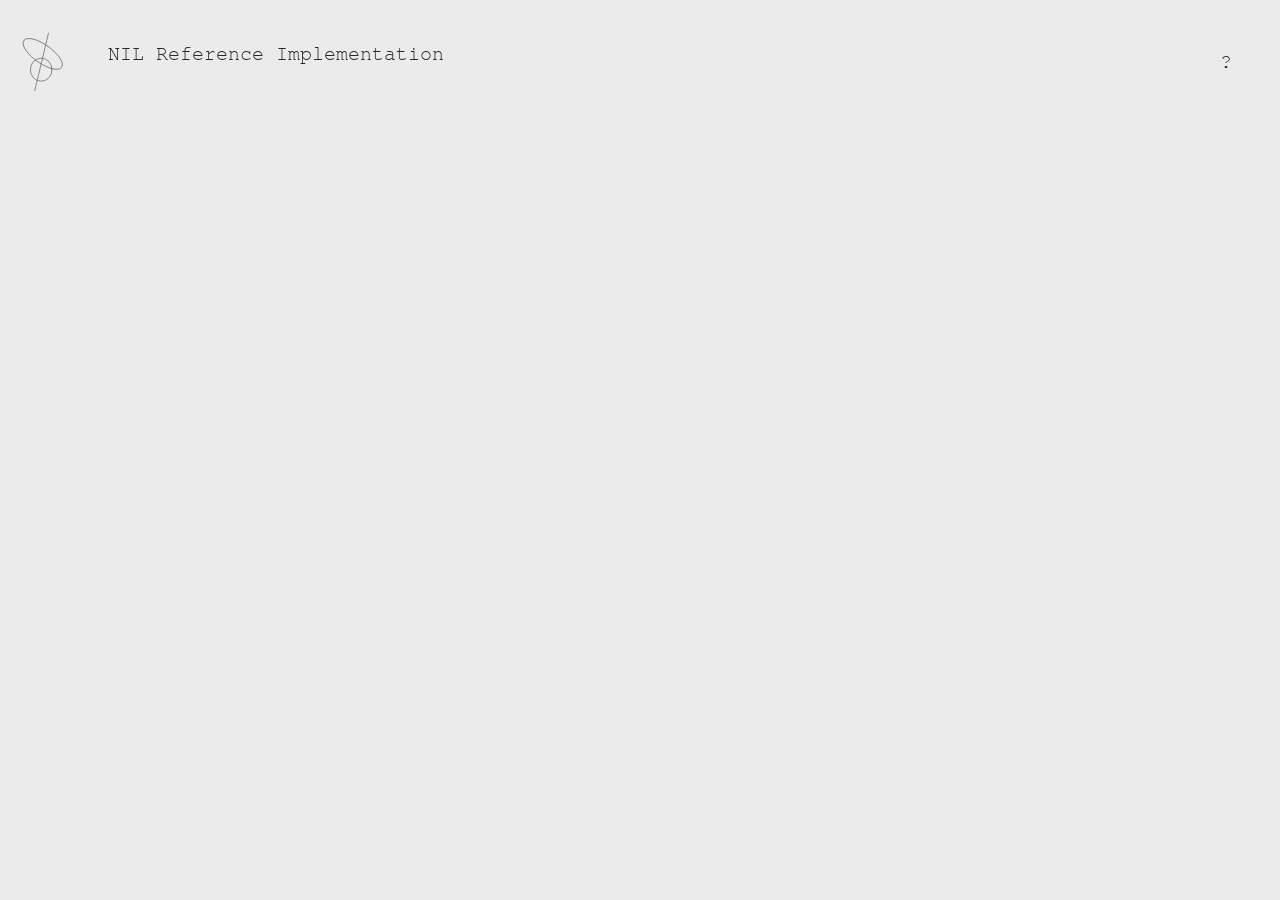
<file: index.html>
<!DOCTYPE html>
<html>
  <head>
    <meta charset="utf-8"/>
    <title>NIL</title>
    <link rel="icon" href="./icon/icon.gif" type="image/x-icon"/>
    <link rel="manifest" href="./icon/site.webmanifest"/>
    <meta name="msapplication-TileColor" content="#da532c"/>
    <meta name="theme-color" content="#ffffff"/>
    <link rel="stylesheet" href="./assets/style.css"/>
    <script type="module" src="./assets/util.js"></script>
    <script type="module">import { } from "./assets/editor.js";</script>    
  </head>
  <body>
      <header >
        <div id="Logo" ChangesTheme>
          <svg viewBox="0 0 100 100" preserveAspectRatio="xMidYMin" version="1.1" xmlns="http://www.w3.org/2000/svg" xmlns:svg="http://www.w3.org/2000/svg">
              <defs id="defs54" />
              <ellipse style="fill:none;fill-opacity:1;fill-rule:evenodd;stroke:var(--foreground);stroke-linejoin:round;stroke-miterlimit:4;stroke-dasharray:none;stroke-opacity:1"
              ry="15.550441" rx="38.556782" cy="-1.5364231" cx="62.654388" transform="matrix(0.8,0.6,-0.70710678,0.70710678,0,0)" id="ellipse45" />
              <path style="fill:none;fill-opacity:1;fill-rule:evenodd;stroke:var(--foreground);stroke-linejoin:round;stroke-miterlimit:5;stroke-dasharray:none;stroke-opacity:1"
              d="M 66.489828,62.06793 A 18.564376,18.564376 0 0 1 47.925452,82.060335 18.564376,18.564376 0 0 1 30.789107,62.06793 18.564376,18.564376 0 0 1 47.925452,43.503554 18.564376,18.564376 0 0 1 66.489828,63.495959"
              id="path47" />
              <path style="fill:none;stroke:var(--foreground);stroke-linecap:round;stroke-linejoin:miter;stroke-miterlimit:4;stroke-dasharray:none;stroke-opacity:1"
              d="M 60.777712,2.0907162 37.92925,97.768652" id="path49" />
            </svg>
        </div>
        <div id="Slideout">
          <span>NIL Reference Implementation</span>
          <span id="HelpButton">?</span>
        </div>
      </header>
      <main id="NIL" NIL>
        <p></p>
      </main>
  </body>
  <script>
    console.log(NILModule)
    window['NIL'] = 
    {
      editor : 
      {
        element : undefined,
        model : undefined,
        /*
        tree of [<type>, <parent>, <data>]
        */
        cursor : undefined,
        sample: undefined,
        sequences: 
        {
          ",multiply" : '\u00d7',
          ",divide" : '\u00f7',
          ",neq" : '\u2260',
          ",leq" : '\u2264',
          ",geq" : '\u2265',
          ",and" : '\u2227',
          ",or" : '\u2228',
          ",not" : '\u00ac',
          ",intersection" : '\u2229',
          ",union" : '\u222a',
          ",integral" : '\u222b',
          ",function" : '\u2192',
          ",leftarrow" : '\u2190',
          ",uparrow" : '\u2191',
          ",rightarrow" : '\u2192',
          ",downarrow" : '\u2193',
          ",Leftarrow" : '\u21d0',
          ",Uparrow" : '\u21d1',
          ",Rightarrow" : '\u21d2',
          ",Downarrow" : '\u21d3',
          ",Alpha" : 'Α',
          ",alpha" : 'α',
          ",Beta" : 'Β',
          ",beta" : 'β',
          ",Gamma" : 'Γ',
          ",gamma" : 'γ',
          ",Delta" : 'Δ',
          ",delta" : 'δ',
          ",Epsilon" : 'Ε',
          ",epsilon" : 'ε',
          ",Zeta" : 'Ζ',
          ",zeta" : 'ζ',
          ",Eta" : 'Η',
          ",eta" : 'η',
          ",Theta" : 'Θ',
          ",theta" : 'θ',
          ",Iota" : 'Ι',
          ",iota" : 'ι',
          ",Kappa" : 'Κ',
          ",kappa" : 'κ',
          ",Lambda" : 'Λ',
          ",lambda" : 'λ',
          ",Mu" : 'Μ',
          ",mu" : 'μ',
          ",Nu" : 'Ν',
          ",nu" : 'ν',
          ",Xi" : 'Ξ',
          ",xi" : 'ξ',
          ",Omicron" : 'Ο',
          ",omicron" : 'ο',
          ",Pi" : 'Π',
          ",pi" : 'π',
          ",Rho" : 'Ρ',
          ",rho" : 'ρ',
          ",Sigma" : 'Σ',
          ",sigma" : 'σ',
          ",sigma-alt" : 'ς',
          ",Tau" : 'Τ',
          ",tau" : 'τ',
          ",Upsilon" : 'Υ',
          ",upsilon" : 'υ',
          ",Phi" : 'Φ',
          ",phi" : 'φ',
          ",Chi" : 'Χ',
          ",chi" : 'χ',
          ",Psi" : 'Ψ',
          ",psi" : 'ψ',
          ",Omega" : 'Ω',
          ",omega" : 'ω',
        },
        makeAtom : function(type, parent, previous, next, data)
        {
          return {  type: type,
                    parent: parent,
                    previous: previous,
                    next: next,
                    data: data
                 }
        },
        focus : function(atom)
        {
          if (atom)
          {
            if (this.cursor.type == "atom")
            {
              if (this.sequences[this.cursor.data])
              {
                this.cursor.data = this.sequences[this.cursor.data]
              }
            }
            this.cursor = atom
          }
          if (this.model == undefined)
          {
            this.model = this.makeAtom(undefined, undefined, undefined, undefined, undefined)
            this.model.next = this.model
            this.model.previous = this.model
            this.cursor = this.model
          }
          return this.cursor
        },
        insertAtom : function()
        {
          var atom = this.focus()
          if (atom.type == undefined)
          {
            atom.type = "list"
          }
          else
          {
            if (atom.parent != undefined)
            {
              atom.next = this.makeAtom(undefined, atom.parent, atom, atom.next, undefined)
              atom.next.previous = atom
              atom.next.next.previous = atom.next
            }
            this.focus(atom.next)
          }
        },
        appendCharacter : function(character)
        {
          var atom = this.focus()
          if (atom.type == undefined)
          {
            atom.type = "atom"
            atom.data = ""
          }
          else if (atom.type == "list")
          {
            atom.data = this.makeAtom("atom", atom, undefined, undefined, "")
            atom.data.next = atom.data
            atom.data.previous = atom.data
            this.focus(atom.data)
          }
          else if (atom.type != "atom")
          {
            this.insertAtom()
            this.focus().type = "atom"
            this.focus().data = ""
          }
          this.focus().data = this.focus().data + character
        },
        deleteCharacter : function()
        {
          var atom = this.focus()
          if (atom.type == "atom" || atom.type == "tab")
          {
            if (atom.data.length > 0)
            {
              atom.data = atom.data.slice(0, atom.data.length - 1)
              if (atom.data.length == 0)
              {
                atom.type = undefined
                atom.data = undefined
              }
            }
            else
            {
              this.deleteAtom()
            }
          }
          else
          {
            this.deleteAtom()
          }
        },
        deleteAtom : function()
        {
          var atom = this.focus()
          if (atom.next === atom.previous && atom.previous === atom && atom === atom.next)
          {
            if (atom.parent != undefined)
            {
              this.focus(atom.parent)
              this.focus().data = undefined
            }
            else
            {
              this.model = undefined
              this.cursor = undefined
            }
          }
          else
          {
            atom.previous.next = atom.next
            atom.next.previous = atom.previous
            if (atom.parent.data === atom)
            {
              atom.parent.data = atom.next
              this.focus(atom.next)
            }
            else
            {
              this.focus(atom.previous)
            }
          }
        },
        insertBreak : function()
        {
          if (this.focus().parent != undefined)
          {
            this.insertAtom()
            this.focus().type = "break"
          }
          else 
          {
            this.submit()
          }
        },
        insertTab : function()
        {
          if (this.focus().type == "tab")
          {
            this.focus().data = this.focus().data + " "
          }
          else
          {
            this.insertAtom()
            this.focus().type = "tab"
            this.focus().data = " "
          }
        },
        moveCursorForward : function()
        {
          this.focus(this.focus().next)
        },
        moveCursorBackward : function()
        {
          this.focus(this.focus().previous)
        },
        moveCursorInward : function()
        {
          if (this.focus().type == "list")
          {
            if (this.focus().data != undefined)
            {
              this.focus(this.focus().data)
            }
          }
        },
        moveCursorOutward : function()
        {
          if (this.focus().parent != undefined)
          {
            this.focus(this.focus().parent)
          }
        },
        sampleAtom : function()
        {
          this.sample = structuredClone(this.focus())
        },
        putAtom : function()
        {
          this.sample.next = this.focus().next
          this.sample.previous = this.focus()
          this.focus().next.previous = this.sample
          this.focus().next = this.sample
          this.sample.parent = this.focus().parent
          this.sample = undefined
        },
        spreadAtom : function()
        {
          if (this.sample.type == "list")
          {
            var head = this.sample.data
            var tail = this.sample.data.previous
            var x = head
            do 
            {
              x.parent = this.focus().parent
              x = x.next
            } while (x != tail)
            tail.next = this.focus().next
            head.previous = this.focus()
            this.focus().next.previous = tail
            this.focus().next = head
            this.sample = undefined
          }
          else 
          {
            this.putAtom()
          }
        },
        showModel : function()
        {
          const display = function(n)
          {
            var element = undefined
            if (n === undefined)
            {
              return undefined
            }
            switch(n.type)
            {
              case undefined:
                element = document.createElement('nil-atom')
                break;
              case "atom":
                element = document.createElement('nil-atom')
                element.appendChild(document.createTextNode(n.data))
                element.style.cursor = "pointer"
                element.onclick = (e) => {
                  const atom = n
                  window.NIL.editor.focus(atom)
                  window.NIL.editor.showModel()
                }
                break;
              case "tab":
                element = document.createElement('nil-tab')
                element.appendChild(document.createTextNode(n.data))
                element.style.cursor = "pointer"
                element.onclick = (e) => {
                  const atom = n
                  window.NIL.editor.focus(atom)
                  window.NIL.editor.showModel()
                }
                break;
              case "break":
                element = document.createElement('nil-break')
                //element.appendChild(document.createTextNode('\u21b5'))
                element.appendChild(document.createTextNode(''))
                element.appendChild(document.createElement('br'))
                break;
              case "list":
                element = document.createElement('nil-list')
                if (n.data != undefined)
                {
                  var x = n.data
                  do
                  {
                    element.appendChild(display(x))
                    x = x.next
                  }
                  while (x != n.data)
                }
                break;
            }
            if (window.NIL.editor.focus() === n)
            {
              element.setAttribute("focused", "true")
              element.id = "FocusedAtom"
            }
            return element
          }
          var tree = display(this.model)
          if (tree == undefined) tree = document.createElement('p')
          this.element.firstChild.replaceWith(tree)
          //window.scrollTo(FocusedAtom.offsetLeft, FocusedAtom.offsetTop)
          if (document.getElementById("FocusedAtom"))
          {
            FocusedAtom.scrollIntoView(true)
          }
        },
        processCommand : function(edit, input)
        {
          if (edit)
          {
            switch(input)
            {
              case 'Space':
                this.insertAtom()
                break;
              case 'Enter':
                this.insertBreak()
                break;
              case 'Tab':
                this.insertTab()
                break;
              case 'Backspace':
                this.deleteCharacter()
                break;
              case 'Up':
                this.moveCursorOutward()
                break;
              case 'Down':
                this.moveCursorInward()
                break;
              case 'Left':
                this.moveCursorBackward()
                break;
              case 'Right':
                this.moveCursorForward()
                break;
              case 'Sample':
                this.sampleAtom()
                break;
              case 'Put':
                this.putAtom()
                break;
              case 'Spread':
                this.spreadAtom()
                break;
            }
          }
          else
          {
            this.appendCharacter(input)
          }
          this.showModel()
        },
        submit : function()
        {
          const serialize = (n) => 
          {
            var atom = undefined
            switch(n.type)
            {
              case "atom":
                return n.data
                break;
              case "list":
                var atom = []
                var a = n.data
                do
                {
                  var result = serialize(a)
                  if (result != undefined)
                  {
                    atom.push(result)
                  }
                  a = a.next
                } while(a != n.data)
                return atom
                break;
              default:
                return undefined
            }
          }
          var src = serialize(this.model)
          //var result = window.NIL.interpreter.submit(src)
          var result = window.NIL.compute(src)
          console.log(result)
        }
      },
      default : 
      {
           
      },
      topLevel : 
      {
        " parent" : this.default
      },
      compute : function(s, e, c, d)
      {

      },
      machine : 
      {
        stack : [],
        environment : [],
        control : undefined,
        dump : undefined
        
      },
      Init(element)
      {
        this.editor.element = element
        var t = document.createElement("textarea")
        t.id = "nil-editor"
        t.autocapitalize = "false"
        t.autocomplete = "off"
        t.spellcheck = "false"
        t.style.resize = "none"
        t.style.overflow = "auto"
        t.style.position = "absolute"
        t.style.left = "-100vw"
        t.style.top = "-100vh"
        t.oninput = function(e)
        {
          e.preventDefault()
          t.value = "##\n##\n##"
          t.selectionEnd = 4
          t.selectionStart = 4
          switch(e.inputType)
          {
            case 'insertText':
            case 'insertCompositionText':
              if (e.data != ' ')
              {
                window.NIL.editor.processCommand(false, e.data)
              }
              else
              {
                window.NIL.editor.processCommand(true, "Space")
              }
              break;
            case 'deleteContentBackward':
              window.NIL.editor.processCommand(true, "Backspace")
              break;
            case 'insertLineBreak':
              window.NIL.editor.processCommand(true, "Enter")
              break;
          }
        }
        //t.onselectionchange = function(e)
        //{
        //  t.selectionEnd = 4
        //  t.selectionStart = 4
        //}
        this.editor.element.appendChild(t)
        t.focus()
        t.click()

        document.body.onclick = function(e)
        {
          t.focus()
          t.click()
          e.preventDefault()
        }
        document.body.onpointerdown = function(e)
        {
          e.preventDefault()
          const DragData = {x : e.clientX, y : e.clientY}
          const DragDetection = function(e)
          {
            var vdim = Math.floor(window.screen.height / 7)
            var wdim = Math.floor(window.screen.width / 7)
            var vertical = e.clientY - DragData.y
            var horizontal = e.clientX - DragData.x
            if (vertical > vdim)
            {
              if (navigator.vibrate) {navigator.vibrate(10)}
              DragData.y = e.clientY
              window.NIL.editor.processCommand(true, "Down")
            }
            else if (vertical < 0 && Math.abs(vertical) > vdim)
            {
              if (navigator.vibrate) {navigator.vibrate(10)}
              DragData.y = e.clientY
              window.NIL.editor.processCommand(true, "Up")
            }
            if (horizontal > wdim)
            {
              if (navigator.vibrate) {navigator.vibrate(10)}
              DragData.x = e.clientX
              window.NIL.editor.processCommand(true, "Right")
            }
            else if (horizontal < 0 && Math.abs(horizontal) > wdim)
            {
              if (navigator.vibrate) {navigator.vibrate(10)}
              DragData.x = e.clientX
              window.NIL.editor.processCommand(true, "Left")
            }
            
          }
          document.body.addEventListener("pointermove", DragDetection)
          const DragDetectionOff = function(e)
          {
            document.body.removeEventListener("pointermove", DragDetection)
            document.body.removeEventListener("pointerup", DragDetectionOff)
            document.body.removeEventListener("pointercancel", DragDetectionOff)
          }
          document.body.addEventListener("pointerup", DragDetectionOff)
          document.body.addEventListener("pointercancel", DragDetectionOff)
        }
        document.body.onpointerup = function(e)
        {
          e.preventDefault()
        }
        document.body.onpointermove = function(e)
        {
          e.preventDefault()
        }
        document.body.oncontextmenu = function(e)
        {
          e.preventDefault()
          if (document.getElementById("Options"))
          {
            return;
          }
          if (window.NIL.editor.cursor != undefined)
          {
            var atom = document.getElementById('FocusedAtom').getBoundingClientRect()
            var menu = document.createElement('div')
            menu.id = "Options"
            menu.appendChild(document.createElement('div'))
            menu.lastChild.appendChild(document.createTextNode('\u29c9'))
            menu.lastChild.onclick = function(e)
            {
              window.NIL.editor.processCommand(true, "Sample")
              menu.remove()
            }
            menu.appendChild(document.createElement('div'))
            menu.lastChild.appendChild(document.createTextNode('\u2193'))
            menu.lastChild.onclick = function(e)
            {
              window.NIL.editor.processCommand(true, "Put")
              menu.remove()
            }
            menu.appendChild(document.createElement('div'))
            menu.lastChild.appendChild(document.createTextNode('\u21e3'))
            menu.lastChild.onclick = function(e)
            {
              window.NIL.editor.processCommand(true, "Spread")
              menu.remove()
            }
            menu.style.position = "fixed"
            document.body.appendChild(menu)
            menu.style.top = "" + (e.y - 5) + "px"
            menu.style.left = "" + (e.x - 5) + "px"
            menu.onpointerleave = function(e)
            {
              menu.remove()
            }
          }
        }
        document.body.onkeydown = function(e)
        {
          switch(e.key)
          {
            case 'ArrowLeft':
              e.preventDefault()
              window.NIL.editor.processCommand(true, "Left")
              break;
            case 'ArrowRight':
              e.preventDefault()
              window.NIL.editor.processCommand(true, "Right")
              break;
            case 'ArrowUp':
              e.preventDefault()
              window.NIL.editor.processCommand(true, "Up")
              break;
            case 'ArrowDown':
              e.preventDefault()
              window.NIL.editor.processCommand(true, "Down")
              break;
            case 'Enter':
              e.preventDefault()
              window.NIL.editor.processCommand(true, "Enter")
              break;
            case 'Tab':
              e.preventDefault()
              window.NIL.editor.processCommand(true, "Tab")
              break;
            case 'Backspace':
              e.preventDefault()
              window.NIL.editor.processCommand(true, "Backspace")
              break;
            case ' ':
              e.preventDefault()
              window.NIL.editor.processCommand(true, "Space")
              break;
          }
        }
        document.body.onkeyup = function(e)
        {
          undefined
        }
      }
    }
    window.NIL.Init(document.getElementById("NIL"))
    function ShowHelp(e)
    {
      e.preventDefault()
    }
  </script>
</html>
</file>
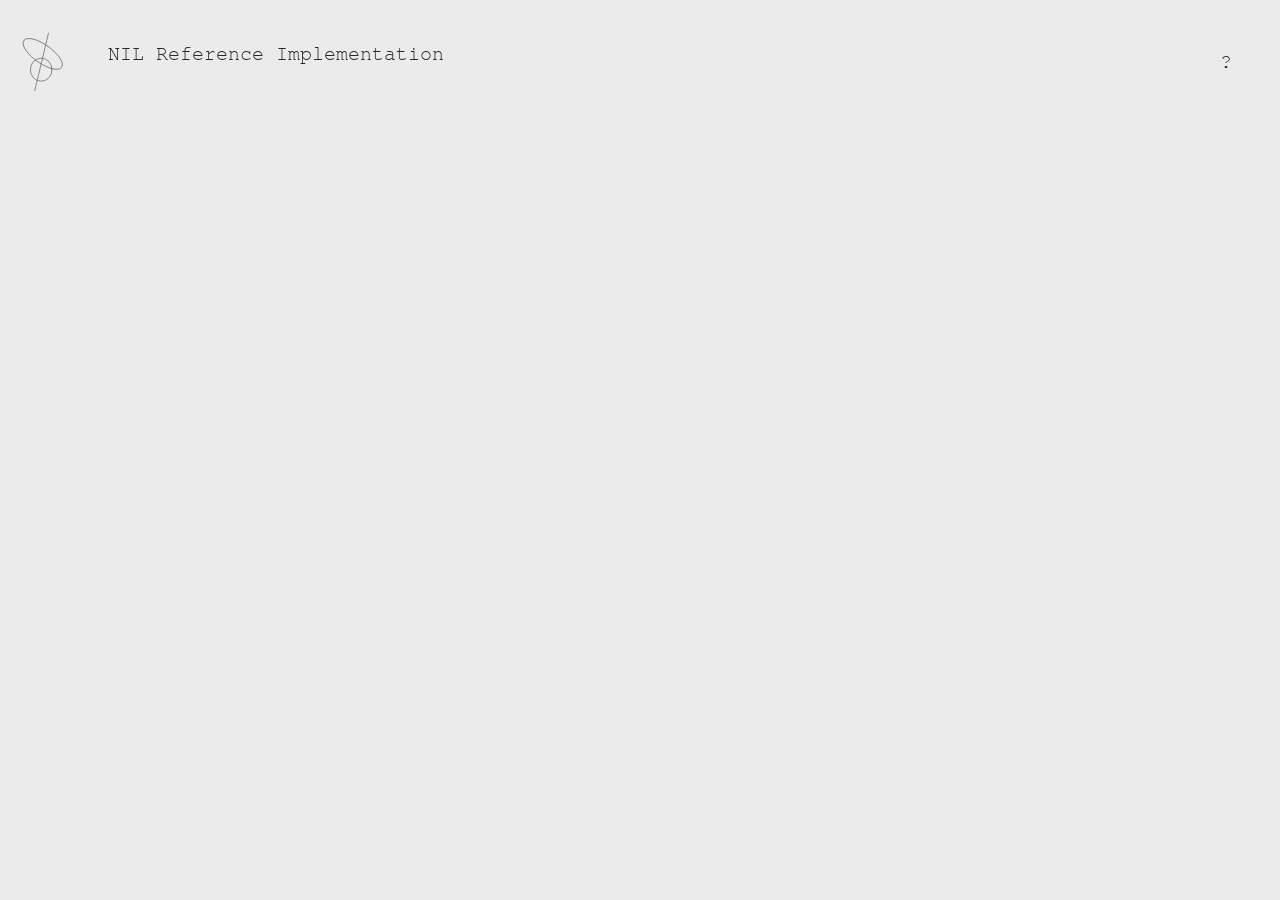
<file: old-index.html>
<!DOCTYPE html>
<html>
  <head>
    <meta charset="utf-8"/>
    <title>NIL</title>
    <link rel="icon" href="./icon/icon.gif" type="image/x-icon"/>
    <link rel="manifest" href="./icon/site.webmanifest"/>
    <meta name="msapplication-TileColor" content="#da532c"/>
    <meta name="theme-color" content="#ffffff"/>
    <link rel="stylesheet" href="./assets/style.css"/>
    <script type="module" src="./assets/util.js"></script>
    <!--<script type="module">import {} from "./assets/editor.js";</script>-->
  </head>
  <body>
      <header >
        <div id="Logo" ChangesTheme>
          <svg viewBox="0 0 100 100" preserveAspectRatio="xMidYMin" version="1.1" xmlns="http://www.w3.org/2000/svg" xmlns:svg="http://www.w3.org/2000/svg">
              <defs id="defs54" />
              <ellipse style="fill:none;fill-opacity:1;fill-rule:evenodd;stroke:var(--foreground);stroke-linejoin:round;stroke-miterlimit:4;stroke-dasharray:none;stroke-opacity:1"
              ry="15.550441" rx="38.556782" cy="-1.5364231" cx="62.654388" transform="matrix(0.8,0.6,-0.70710678,0.70710678,0,0)" id="ellipse45" />
              <path style="fill:none;fill-opacity:1;fill-rule:evenodd;stroke:var(--foreground);stroke-linejoin:round;stroke-miterlimit:5;stroke-dasharray:none;stroke-opacity:1"
              d="M 66.489828,62.06793 A 18.564376,18.564376 0 0 1 47.925452,82.060335 18.564376,18.564376 0 0 1 30.789107,62.06793 18.564376,18.564376 0 0 1 47.925452,43.503554 18.564376,18.564376 0 0 1 66.489828,63.495959"
              id="path47" />
              <path style="fill:none;stroke:var(--foreground);stroke-linecap:round;stroke-linejoin:miter;stroke-miterlimit:4;stroke-dasharray:none;stroke-opacity:1"
              d="M 60.777712,2.0907162 37.92925,97.768652" id="path49" />
            </svg>
        </div>
        <div id="Slideout">
          <span>NIL Reference Implementation</span>
          <span id="HelpButton">?</span>
        </div>
      </header>
      <main id="NIL" NIL>
        <p></p>
      </main>
  </body>
  <script>
    window['NIL'] = 
    {
      editor : 
      {
        element : undefined,
        model : undefined,
        /*
        tree of [<type>, <parent>, <data>]
        */
        cursor : undefined,
        sample: undefined,
        sequences: 
        {
          ",multiply" : '\u00d7',
          ",divide" : '\u00f7',
          ",neq" : '\u2260',
          ",leq" : '\u2264',
          ",geq" : '\u2265',
          ",and" : '\u2227',
          ",or" : '\u2228',
          ",not" : '\u00ac',
          ",intersection" : '\u2229',
          ",union" : '\u222a',
          ",integral" : '\u222b',
          ",function" : '\u2192',
          ",leftarrow" : '\u2190',
          ",uparrow" : '\u2191',
          ",rightarrow" : '\u2192',
          ",downarrow" : '\u2193',
          ",Leftarrow" : '\u21d0',
          ",Uparrow" : '\u21d1',
          ",Rightarrow" : '\u21d2',
          ",Downarrow" : '\u21d3',
          ",Alpha" : 'Α',
          ",alpha" : 'α',
          ",Beta" : 'Β',
          ",beta" : 'β',
          ",Gamma" : 'Γ',
          ",gamma" : 'γ',
          ",Delta" : 'Δ',
          ",delta" : 'δ',
          ",Epsilon" : 'Ε',
          ",epsilon" : 'ε',
          ",Zeta" : 'Ζ',
          ",zeta" : 'ζ',
          ",Eta" : 'Η',
          ",eta" : 'η',
          ",Theta" : 'Θ',
          ",theta" : 'θ',
          ",Iota" : 'Ι',
          ",iota" : 'ι',
          ",Kappa" : 'Κ',
          ",kappa" : 'κ',
          ",Lambda" : 'Λ',
          ",lambda" : 'λ',
          ",Mu" : 'Μ',
          ",mu" : 'μ',
          ",Nu" : 'Ν',
          ",nu" : 'ν',
          ",Xi" : 'Ξ',
          ",xi" : 'ξ',
          ",Omicron" : 'Ο',
          ",omicron" : 'ο',
          ",Pi" : 'Π',
          ",pi" : 'π',
          ",Rho" : 'Ρ',
          ",rho" : 'ρ',
          ",Sigma" : 'Σ',
          ",sigma" : 'σ',
          ",sigma-alt" : 'ς',
          ",Tau" : 'Τ',
          ",tau" : 'τ',
          ",Upsilon" : 'Υ',
          ",upsilon" : 'υ',
          ",Phi" : 'Φ',
          ",phi" : 'φ',
          ",Chi" : 'Χ',
          ",chi" : 'χ',
          ",Psi" : 'Ψ',
          ",psi" : 'ψ',
          ",Omega" : 'Ω',
          ",omega" : 'ω',
        },
        makeAtom : function(type, parent, previous, next, data)
        {
          return {  type: type,
                    parent: parent,
                    previous: previous,
                    next: next,
                    data: data
                 }
        },
        focus : function(atom)
        {
          if (atom)
          {
            if (this.cursor.type == "atom")
            {
              if (this.sequences[this.cursor.data])
              {
                this.cursor.data = this.sequences[this.cursor.data]
              }
            }
            this.cursor = atom
          }
          if (this.model == undefined)
          {
            this.model = this.makeAtom(undefined, undefined, undefined, undefined, undefined)
            this.model.next = this.model
            this.model.previous = this.model
            this.cursor = this.model
          }
          return this.cursor
        },
        insertAtom : function()
        {
          var atom = this.focus()
          if (atom.type == undefined)
          {
            atom.type = "list"
          }
          else
          {
            if (atom.parent != undefined)
            {
              atom.next = this.makeAtom(undefined, atom.parent, atom, atom.next, undefined)
              atom.next.previous = atom
              atom.next.next.previous = atom.next
            }
            this.focus(atom.next)
          }
        },
        appendCharacter : function(character)
        {
          var atom = this.focus()
          if (atom.type == undefined)
          {
            atom.type = "atom"
            atom.data = ""
          }
          else if (atom.type == "list")
          {
            atom.data = this.makeAtom("atom", atom, undefined, undefined, "")
            atom.data.next = atom.data
            atom.data.previous = atom.data
            this.focus(atom.data)
          }
          else if (atom.type != "atom")
          {
            this.insertAtom()
            this.focus().type = "atom"
            this.focus().data = ""
          }
          this.focus().data = this.focus().data + character
        },
        deleteCharacter : function()
        {
          var atom = this.focus()
          if (atom.type == "atom" || atom.type == "tab")
          {
            if (atom.data.length > 0)
            {
              atom.data = atom.data.slice(0, atom.data.length - 1)
              if (atom.data.length == 0)
              {
                atom.type = undefined
                atom.data = undefined
              }
            }
            else
            {
              this.deleteAtom()
            }
          }
          else
          {
            this.deleteAtom()
          }
        },
        deleteAtom : function()
        {
          var atom = this.focus()
          if (atom.next === atom.previous && atom.previous === atom && atom === atom.next)
          {
            if (atom.parent != undefined)
            {
              this.focus(atom.parent)
              this.focus().data = undefined
            }
            else
            {
              this.model = undefined
              this.cursor = undefined
            }
          }
          else
          {
            atom.previous.next = atom.next
            atom.next.previous = atom.previous
            if (atom.parent.data === atom)
            {
              atom.parent.data = atom.next
              this.focus(atom.next)
            }
            else
            {
              this.focus(atom.previous)
            }
          }
        },
        insertBreak : function()
        {
          if (this.focus().parent != undefined)
          {
            this.insertAtom()
            this.focus().type = "break"
          }
          else 
          {
            this.submit()
          }
        },
        insertTab : function()
        {
          if (this.focus().type == "tab")
          {
            this.focus().data = this.focus().data + " "
          }
          else
          {
            this.insertAtom()
            this.focus().type = "tab"
            this.focus().data = " "
          }
        },
        moveCursorForward : function()
        {
          this.focus(this.focus().next)
        },
        moveCursorBackward : function()
        {
          this.focus(this.focus().previous)
        },
        moveCursorInward : function()
        {
          if (this.focus().type == "list")
          {
            if (this.focus().data != undefined)
            {
              this.focus(this.focus().data)
            }
          }
        },
        moveCursorOutward : function()
        {
          if (this.focus().parent != undefined)
          {
            this.focus(this.focus().parent)
          }
        },
        sampleAtom : function()
        {
          this.sample = structuredClone(this.focus())
        },
        putAtom : function()
        {
          this.sample.next = this.focus().next
          this.sample.previous = this.focus()
          this.focus().next.previous = this.sample
          this.focus().next = this.sample
          this.sample.parent = this.focus().parent
          this.sample = undefined
        },
        spreadAtom : function()
        {
          if (this.sample.type == "list")
          {
            var head = this.sample.data
            var tail = this.sample.data.previous
            var x = head
            do 
            {
              x.parent = this.focus().parent
              x = x.next
            } while (x != tail)
            tail.next = this.focus().next
            head.previous = this.focus()
            this.focus().next.previous = tail
            this.focus().next = head
            this.sample = undefined
          }
          else 
          {
            this.putAtom()
          }
        },
        showModel : function()
        {
          const display = function(n)
          {
            var element = undefined
            if (n === undefined)
            {
              return undefined
            }
            switch(n.type)
            {
              case undefined:
                element = document.createElement('nil-atom')
                break;
              case "atom":
                element = document.createElement('nil-atom')
                element.appendChild(document.createTextNode(n.data))
                element.style.cursor = "pointer"
                element.onclick = (e) => {
                  const atom = n
                  window.NIL.editor.focus(atom)
                  window.NIL.editor.showModel()
                }
                break;
              case "tab":
                element = document.createElement('nil-tab')
                element.appendChild(document.createTextNode(n.data))
                element.style.cursor = "pointer"
                element.onclick = (e) => {
                  const atom = n
                  window.NIL.editor.focus(atom)
                  window.NIL.editor.showModel()
                }
                break;
              case "break":
                element = document.createElement('nil-break')
                //element.appendChild(document.createTextNode('\u21b5'))
                element.appendChild(document.createTextNode(''))
                element.appendChild(document.createElement('br'))
                break;
              case "list":
                element = document.createElement('nil-list')
                if (n.data != undefined)
                {
                  var x = n.data
                  do
                  {
                    element.appendChild(display(x))
                    x = x.next
                  }
                  while (x != n.data)
                }
                break;
            }
            if (window.NIL.editor.focus() === n)
            {
              element.setAttribute("focused", "true")
              element.id = "FocusedAtom"
            }
            return element
          }
          var tree = display(this.model)
          if (tree == undefined) tree = document.createElement('p')
          this.element.firstChild.replaceWith(tree)
          //window.scrollTo(FocusedAtom.offsetLeft, FocusedAtom.offsetTop)
          if (document.getElementById("FocusedAtom"))
          {
            FocusedAtom.scrollIntoView(true)
          }
        },
        processCommand : function(edit, input)
        {
          if (edit)
          {
            switch(input)
            {
              case 'Space':
                this.insertAtom()
                break;
              case 'Enter':
                this.insertBreak()
                break;
              case 'Tab':
                this.insertTab()
                break;
              case 'Backspace':
                this.deleteCharacter()
                break;
              case 'Up':
                this.moveCursorOutward()
                break;
              case 'Down':
                this.moveCursorInward()
                break;
              case 'Left':
                this.moveCursorBackward()
                break;
              case 'Right':
                this.moveCursorForward()
                break;
              case 'Sample':
                this.sampleAtom()
                break;
              case 'Put':
                this.putAtom()
                break;
              case 'Spread':
                this.spreadAtom()
                break;
            }
          }
          else
          {
            this.appendCharacter(input)
          }
          this.showModel()
        },
        submit : function()
        {
          const serialize = (n) => 
          {
            var atom = undefined
            switch(n.type)
            {
              case "atom":
                return n.data
                break;
              case "list":
                var atom = []
                var a = n.data
                do
                {
                  var result = serialize(a)
                  if (result != undefined)
                  {
                    atom.push(result)
                  }
                  a = a.next
                } while(a != n.data)
                return atom
                break;
              default:
                return undefined
            }
          }
          var src = serialize(this.model)
          //var result = window.NIL.interpreter.submit(src)
          var result = window.NIL.compute(src)
          console.log(result)
        }
      },
      default : 
      {
           
      },
      topLevel : 
      {
        " parent" : this.default
      },
      compute : function(s, e, c, d)
      {

      },
      machine : 
      {
        stack : [],
        environment : [],
        control : undefined,
        dump : undefined
        
      },
      Init(element)
      {
        this.editor.element = element
        var t = document.createElement("textarea")
        t.id = "nil-editor"
        t.autocapitalize = "false"
        t.autocomplete = "off"
        t.spellcheck = "false"
        t.style.resize = "none"
        t.style.overflow = "auto"
        t.style.position = "absolute"
        t.style.left = "-100vw"
        t.style.top = "-100vh"
        t.oninput = function(e)
        {
          e.preventDefault()
          t.value = "##\n##\n##"
          t.selectionEnd = 4
          t.selectionStart = 4
          switch(e.inputType)
          {
            case 'insertText':
            case 'insertCompositionText':
              if (e.data != ' ')
              {
                window.NIL.editor.processCommand(false, e.data)
              }
              else
              {
                window.NIL.editor.processCommand(true, "Space")
              }
              break;
            case 'deleteContentBackward':
              window.NIL.editor.processCommand(true, "Backspace")
              break;
            case 'insertLineBreak':
              window.NIL.editor.processCommand(true, "Enter")
              break;
          }
        }
        //t.onselectionchange = function(e)
        //{
        //  t.selectionEnd = 4
        //  t.selectionStart = 4
        //}
        this.editor.element.appendChild(t)
        t.focus()
        t.click()

        document.body.onclick = function(e)
        {
          t.focus()
          t.click()
          e.preventDefault()
        }
        document.body.onpointerdown = function(e)
        {
          e.preventDefault()
          const DragData = {x : e.clientX, y : e.clientY}
          const DragDetection = function(e)
          {
            var vdim = Math.floor(window.screen.height / 7)
            var wdim = Math.floor(window.screen.width / 7)
            var vertical = e.clientY - DragData.y
            var horizontal = e.clientX - DragData.x
            if (vertical > vdim)
            {
              if (navigator.vibrate) {navigator.vibrate(10)}
              DragData.y = e.clientY
              window.NIL.editor.processCommand(true, "Down")
            }
            else if (vertical < 0 && Math.abs(vertical) > vdim)
            {
              if (navigator.vibrate) {navigator.vibrate(10)}
              DragData.y = e.clientY
              window.NIL.editor.processCommand(true, "Up")
            }
            if (horizontal > wdim)
            {
              if (navigator.vibrate) {navigator.vibrate(10)}
              DragData.x = e.clientX
              window.NIL.editor.processCommand(true, "Right")
            }
            else if (horizontal < 0 && Math.abs(horizontal) > wdim)
            {
              if (navigator.vibrate) {navigator.vibrate(10)}
              DragData.x = e.clientX
              window.NIL.editor.processCommand(true, "Left")
            }
            
          }
          document.body.addEventListener("pointermove", DragDetection)
          const DragDetectionOff = function(e)
          {
            document.body.removeEventListener("pointermove", DragDetection)
            document.body.removeEventListener("pointerup", DragDetectionOff)
            document.body.removeEventListener("pointercancel", DragDetectionOff)
          }
          document.body.addEventListener("pointerup", DragDetectionOff)
          document.body.addEventListener("pointercancel", DragDetectionOff)
        }
        document.body.onpointerup = function(e)
        {
          e.preventDefault()
        }
        document.body.onpointermove = function(e)
        {
          e.preventDefault()
        }
        document.body.oncontextmenu = function(e)
        {
          e.preventDefault()
          if (document.getElementById("Options"))
          {
            return;
          }
          if (window.NIL.editor.cursor != undefined)
          {
            var atom = document.getElementById('FocusedAtom').getBoundingClientRect()
            var menu = document.createElement('div')
            menu.id = "Options"
            menu.appendChild(document.createElement('div'))
            menu.lastChild.appendChild(document.createTextNode('\u29c9'))
            menu.lastChild.onclick = function(e)
            {
              window.NIL.editor.processCommand(true, "Sample")
              menu.remove()
            }
            menu.appendChild(document.createElement('div'))
            menu.lastChild.appendChild(document.createTextNode('\u2193'))
            menu.lastChild.onclick = function(e)
            {
              window.NIL.editor.processCommand(true, "Put")
              menu.remove()
            }
            menu.appendChild(document.createElement('div'))
            menu.lastChild.appendChild(document.createTextNode('\u21e3'))
            menu.lastChild.onclick = function(e)
            {
              window.NIL.editor.processCommand(true, "Spread")
              menu.remove()
            }
            menu.style.position = "fixed"
            document.body.appendChild(menu)
            menu.style.top = "" + (e.y - 5) + "px"
            menu.style.left = "" + (e.x - 5) + "px"
            menu.onpointerleave = function(e)
            {
              menu.remove()
            }
          }
        }
        document.body.onkeydown = function(e)
        {
          switch(e.key)
          {
            case 'ArrowLeft':
              e.preventDefault()
              window.NIL.editor.processCommand(true, "Left")
              break;
            case 'ArrowRight':
              e.preventDefault()
              window.NIL.editor.processCommand(true, "Right")
              break;
            case 'ArrowUp':
              e.preventDefault()
              window.NIL.editor.processCommand(true, "Up")
              break;
            case 'ArrowDown':
              e.preventDefault()
              window.NIL.editor.processCommand(true, "Down")
              break;
            case 'Enter':
              e.preventDefault()
              window.NIL.editor.processCommand(true, "Enter")
              break;
            case 'Tab':
              e.preventDefault()
              window.NIL.editor.processCommand(true, "Tab")
              break;
            case 'Backspace':
              e.preventDefault()
              window.NIL.editor.processCommand(true, "Backspace")
              break;
            case ' ':
              e.preventDefault()
              window.NIL.editor.processCommand(true, "Space")
              break;
          }
        }
        document.body.onkeyup = function(e)
        {
          undefined
        }
      }
    }
    window.NIL.Init(document.getElementById("NIL"))
    function ShowHelp(e)
    {
      e.preventDefault()
    }
  </script>
</html>
</file>
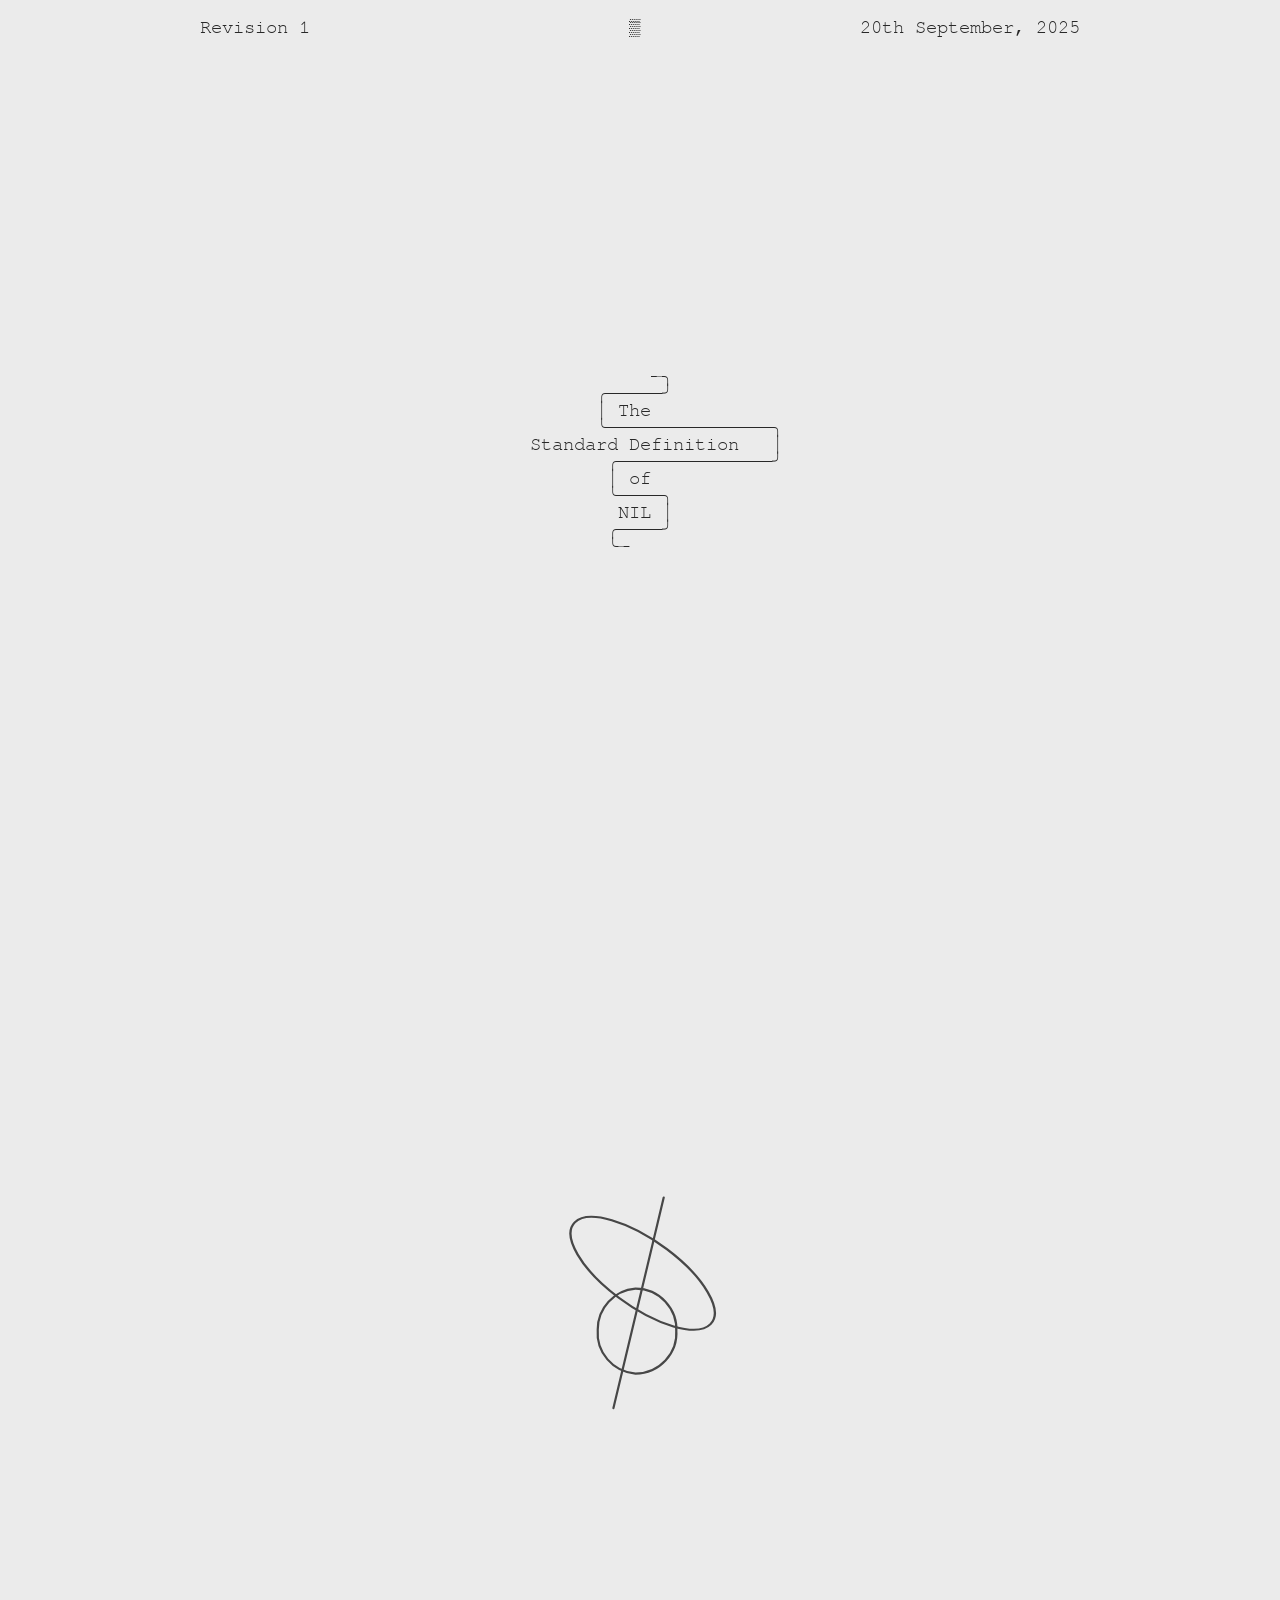
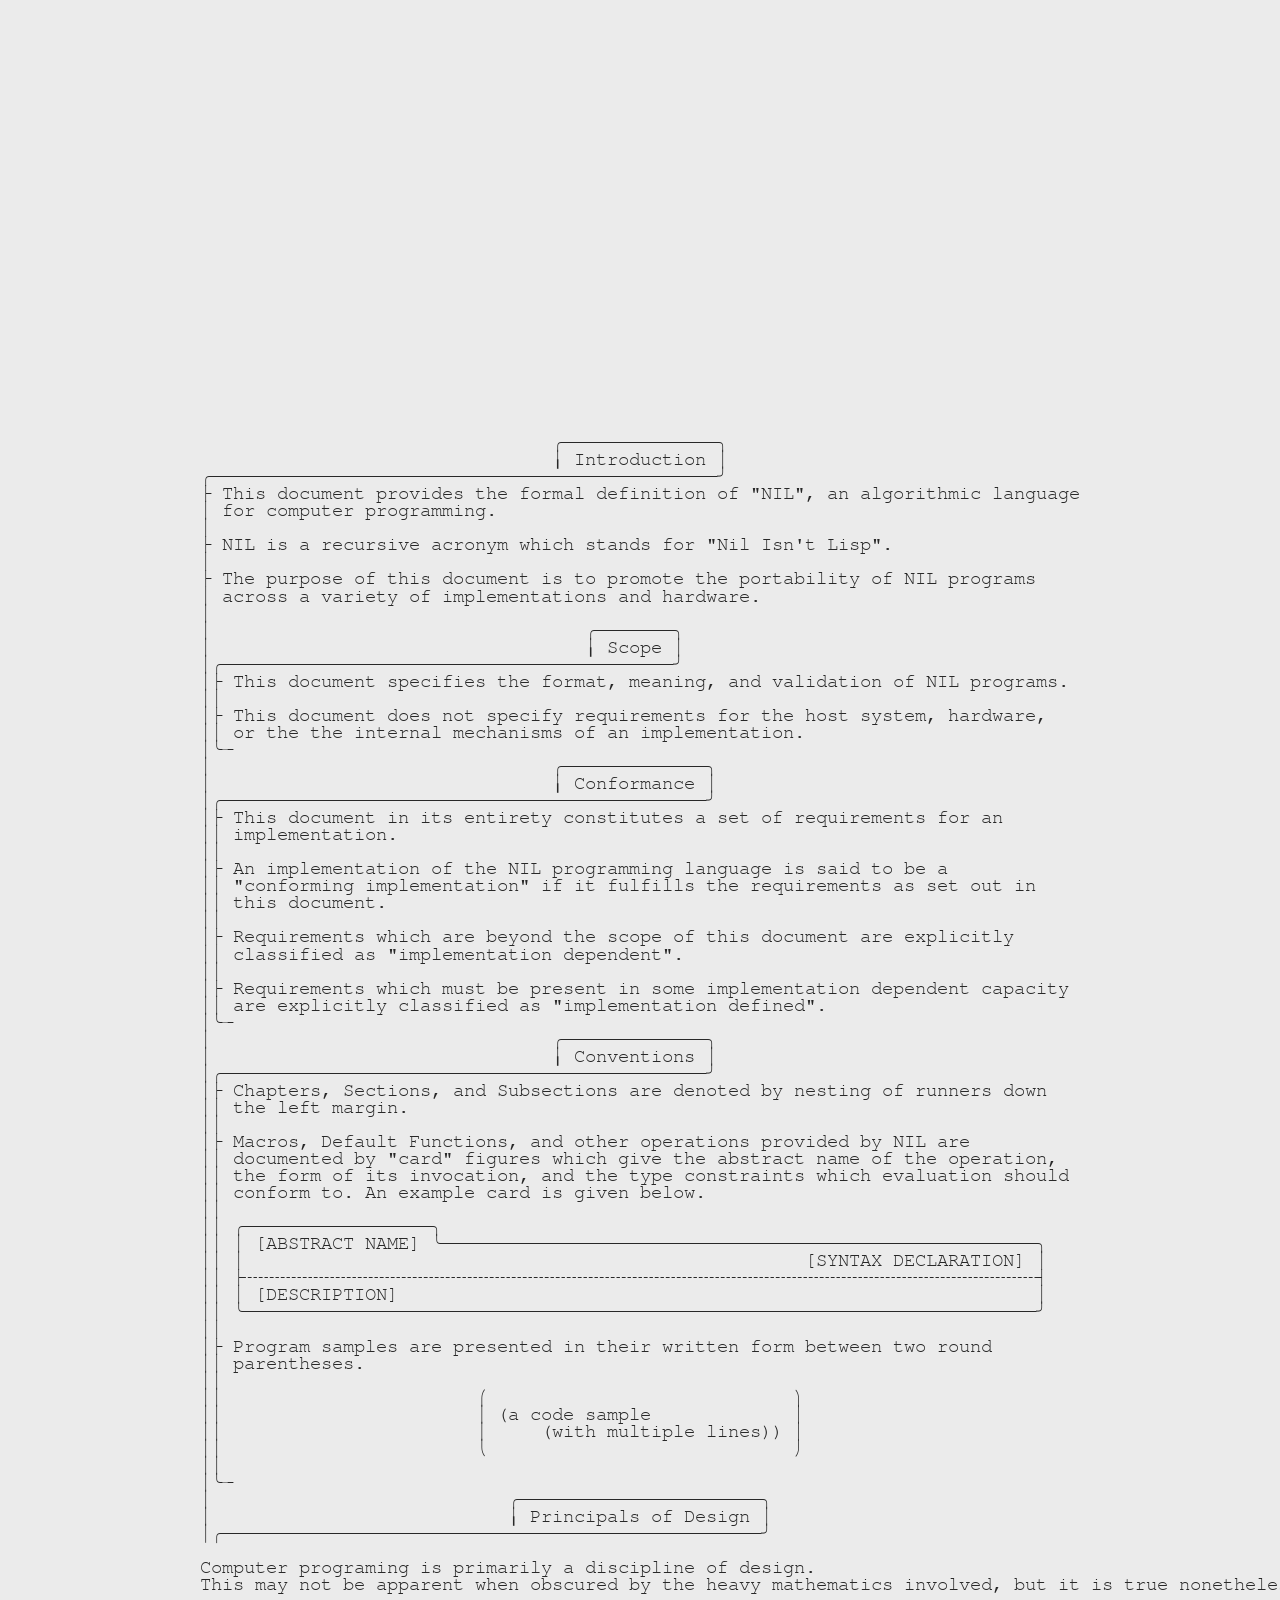
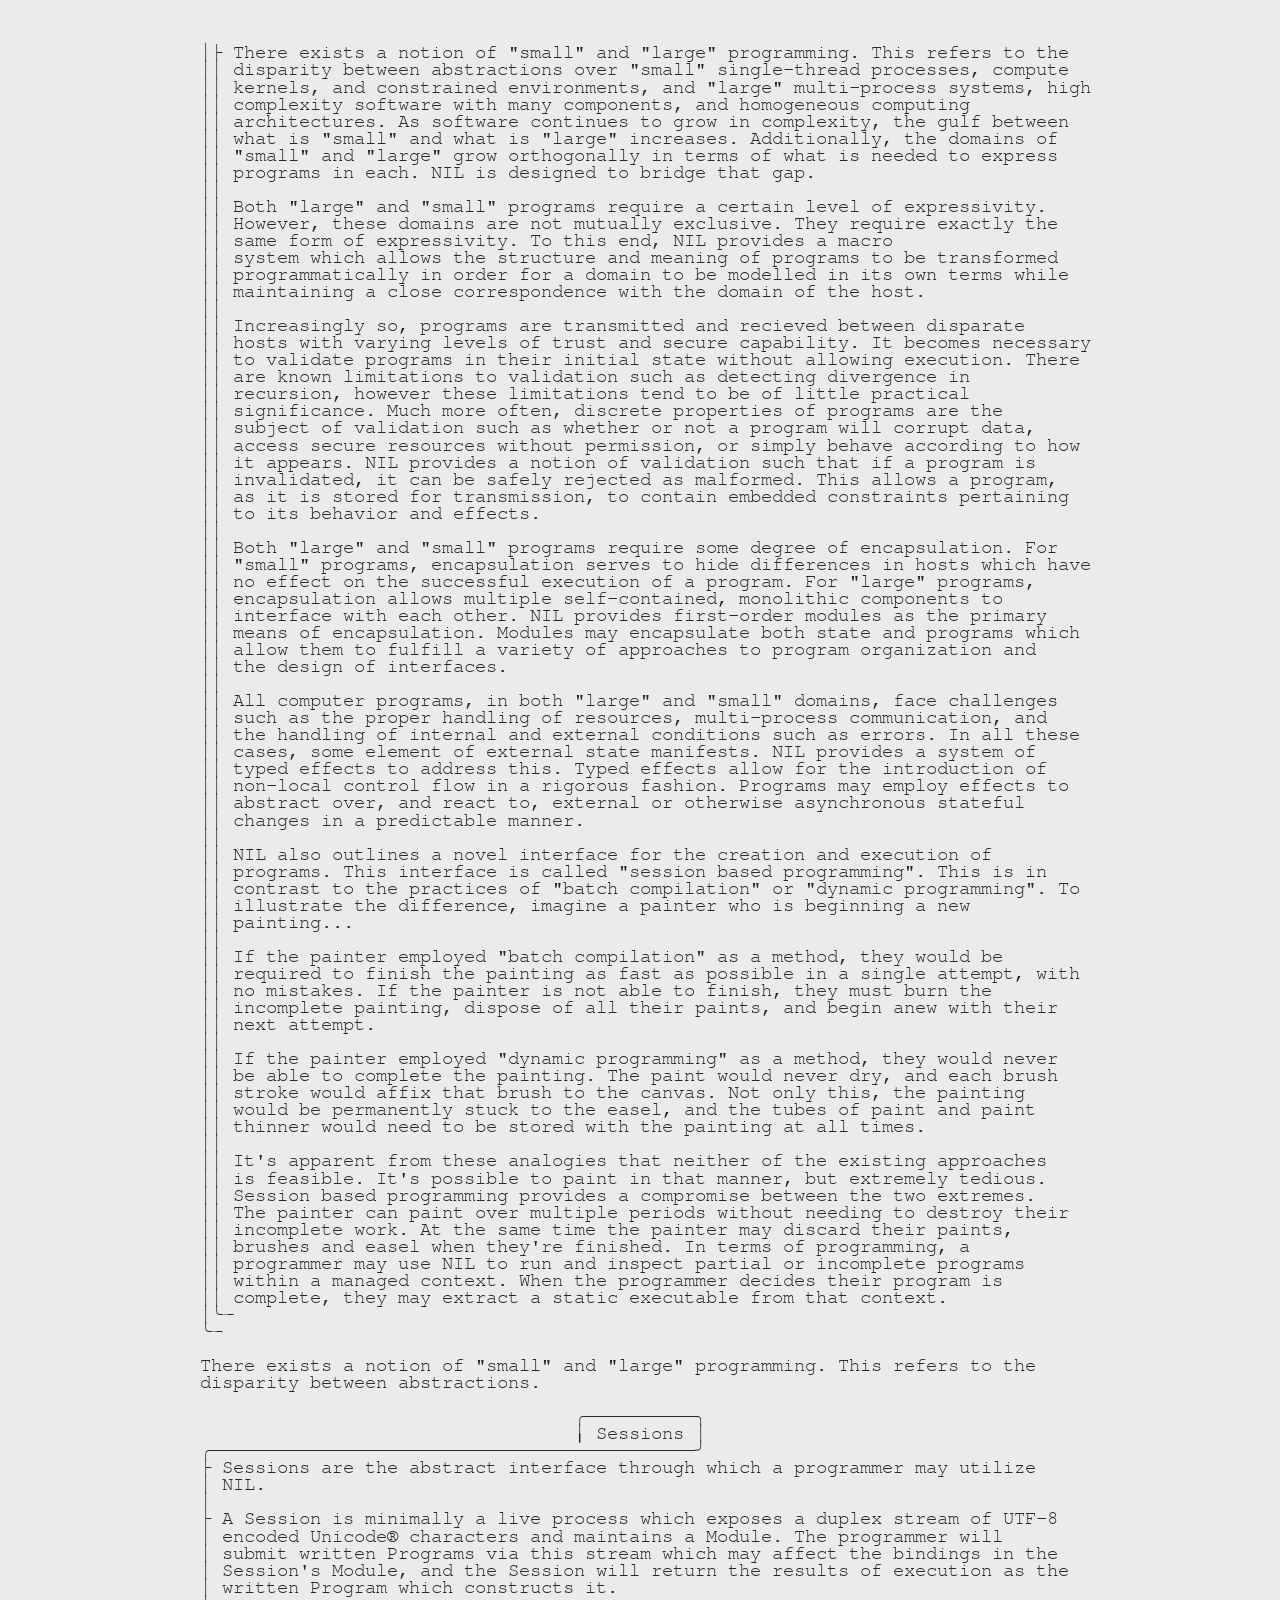
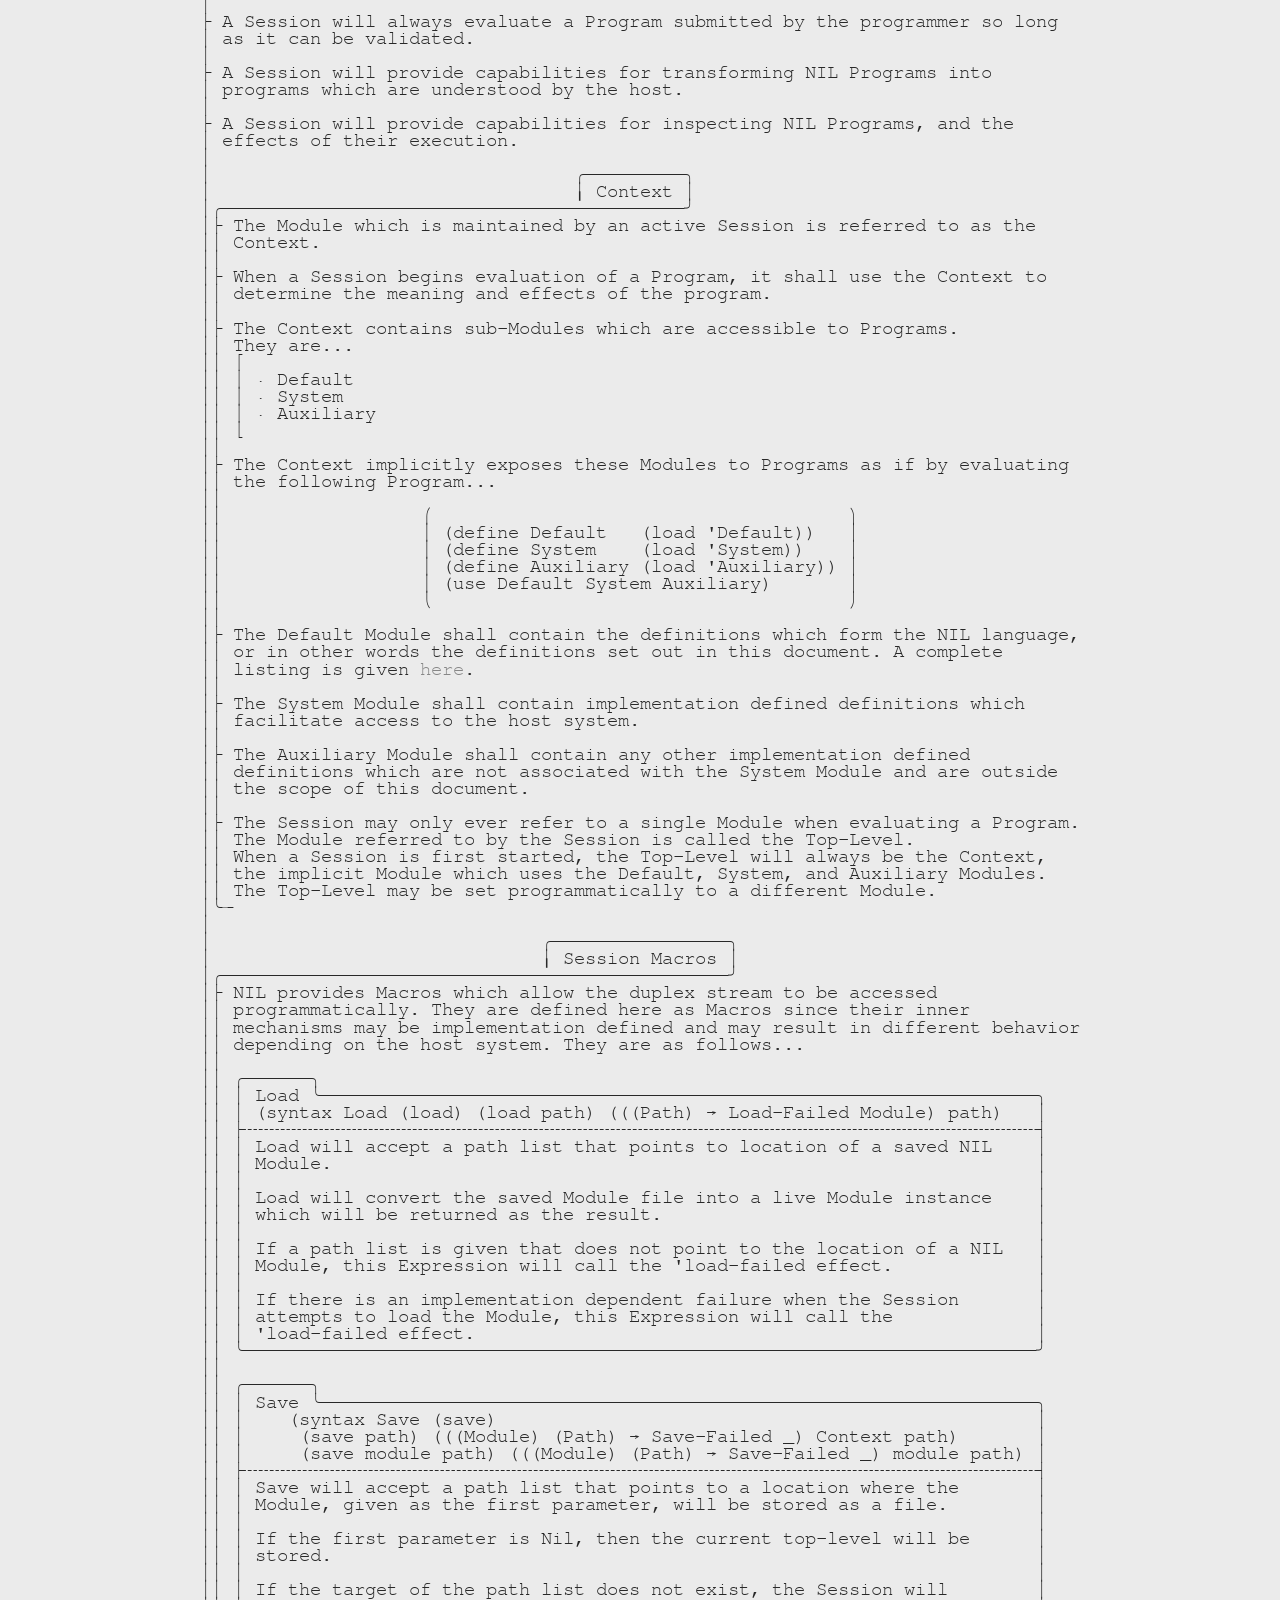
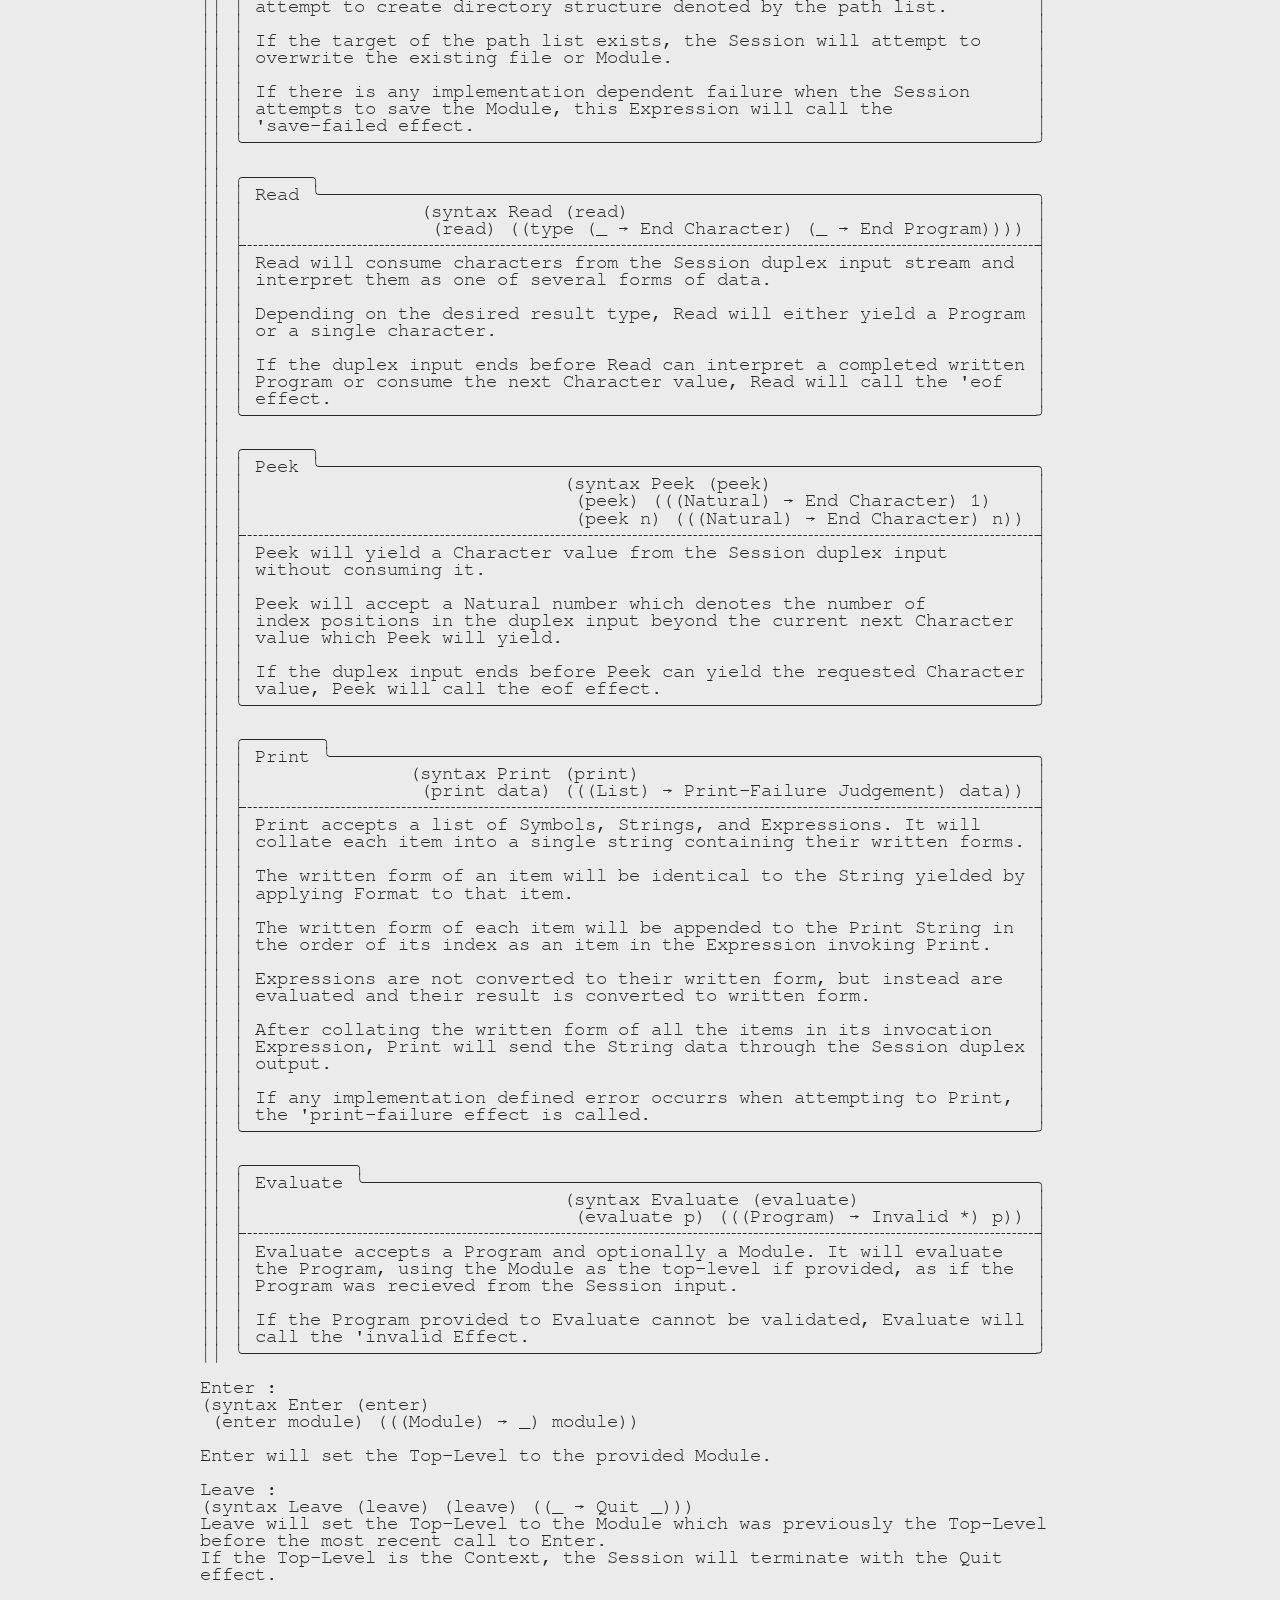
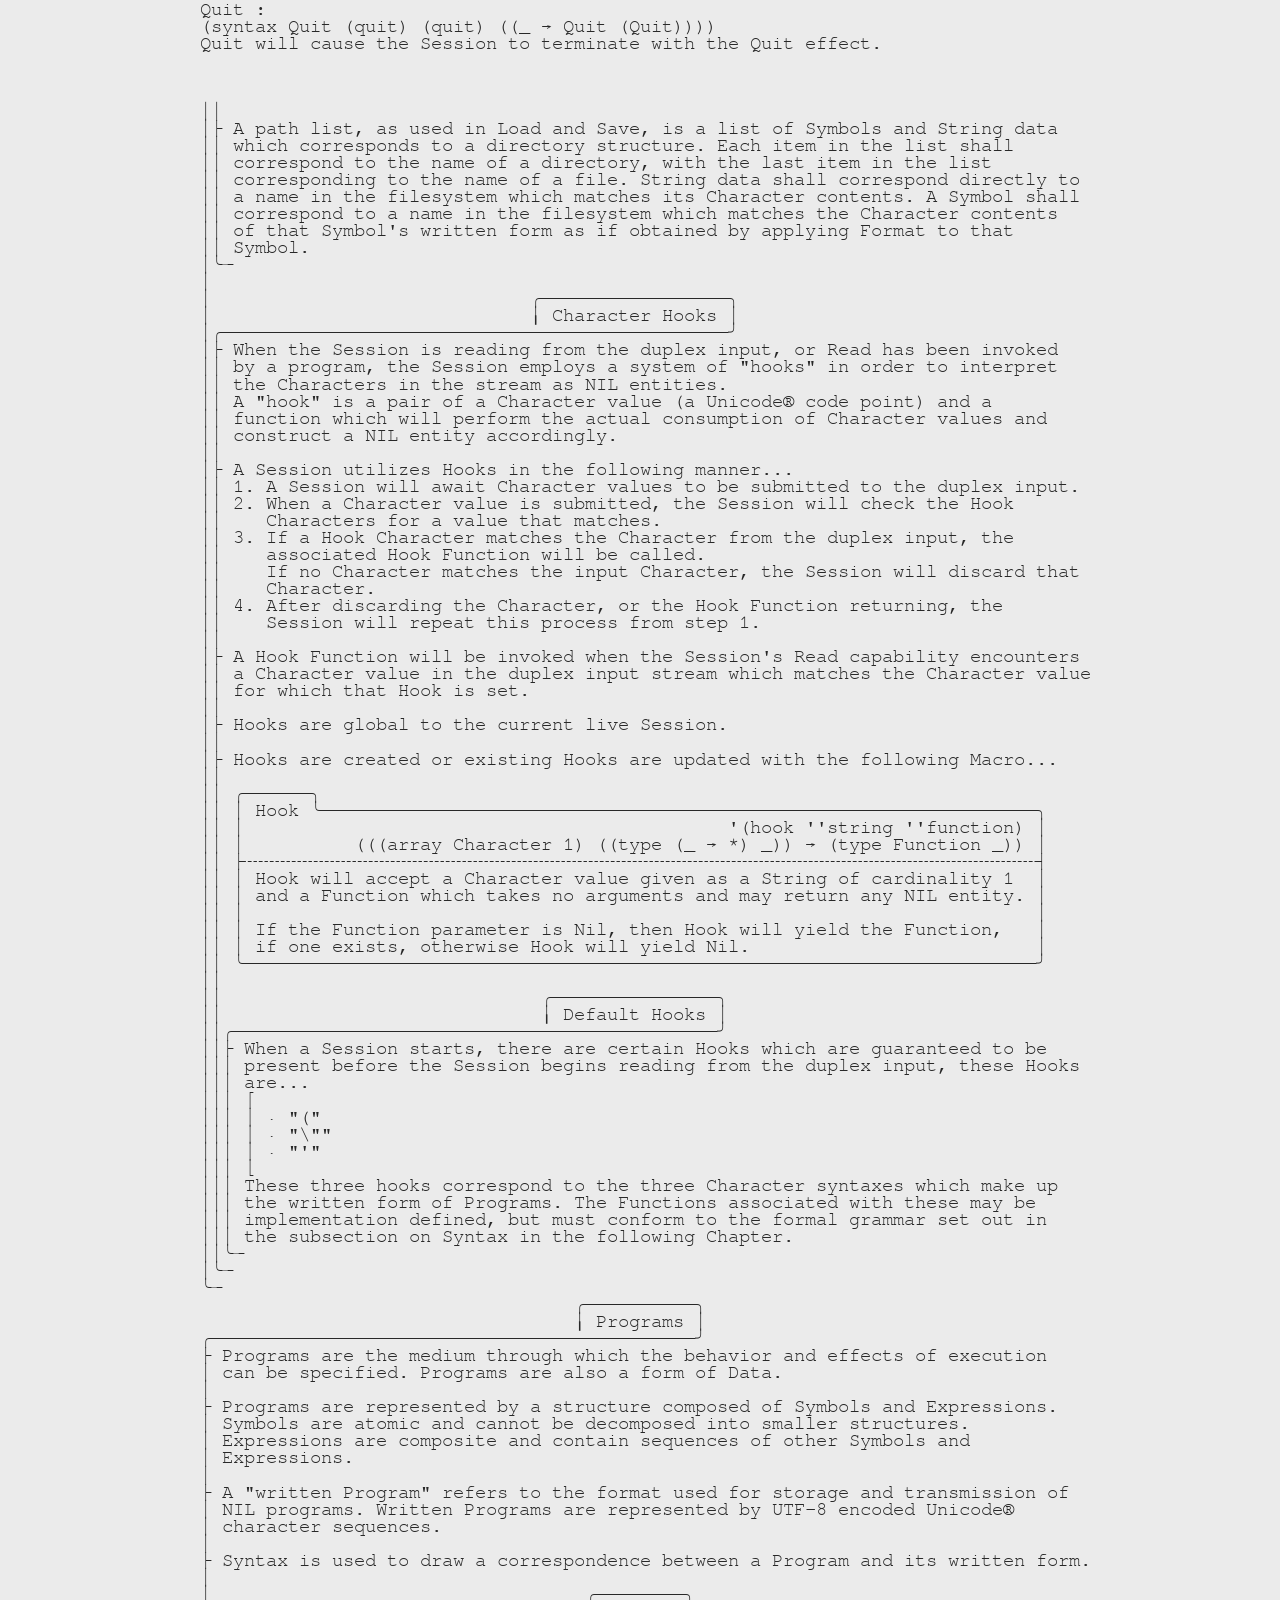
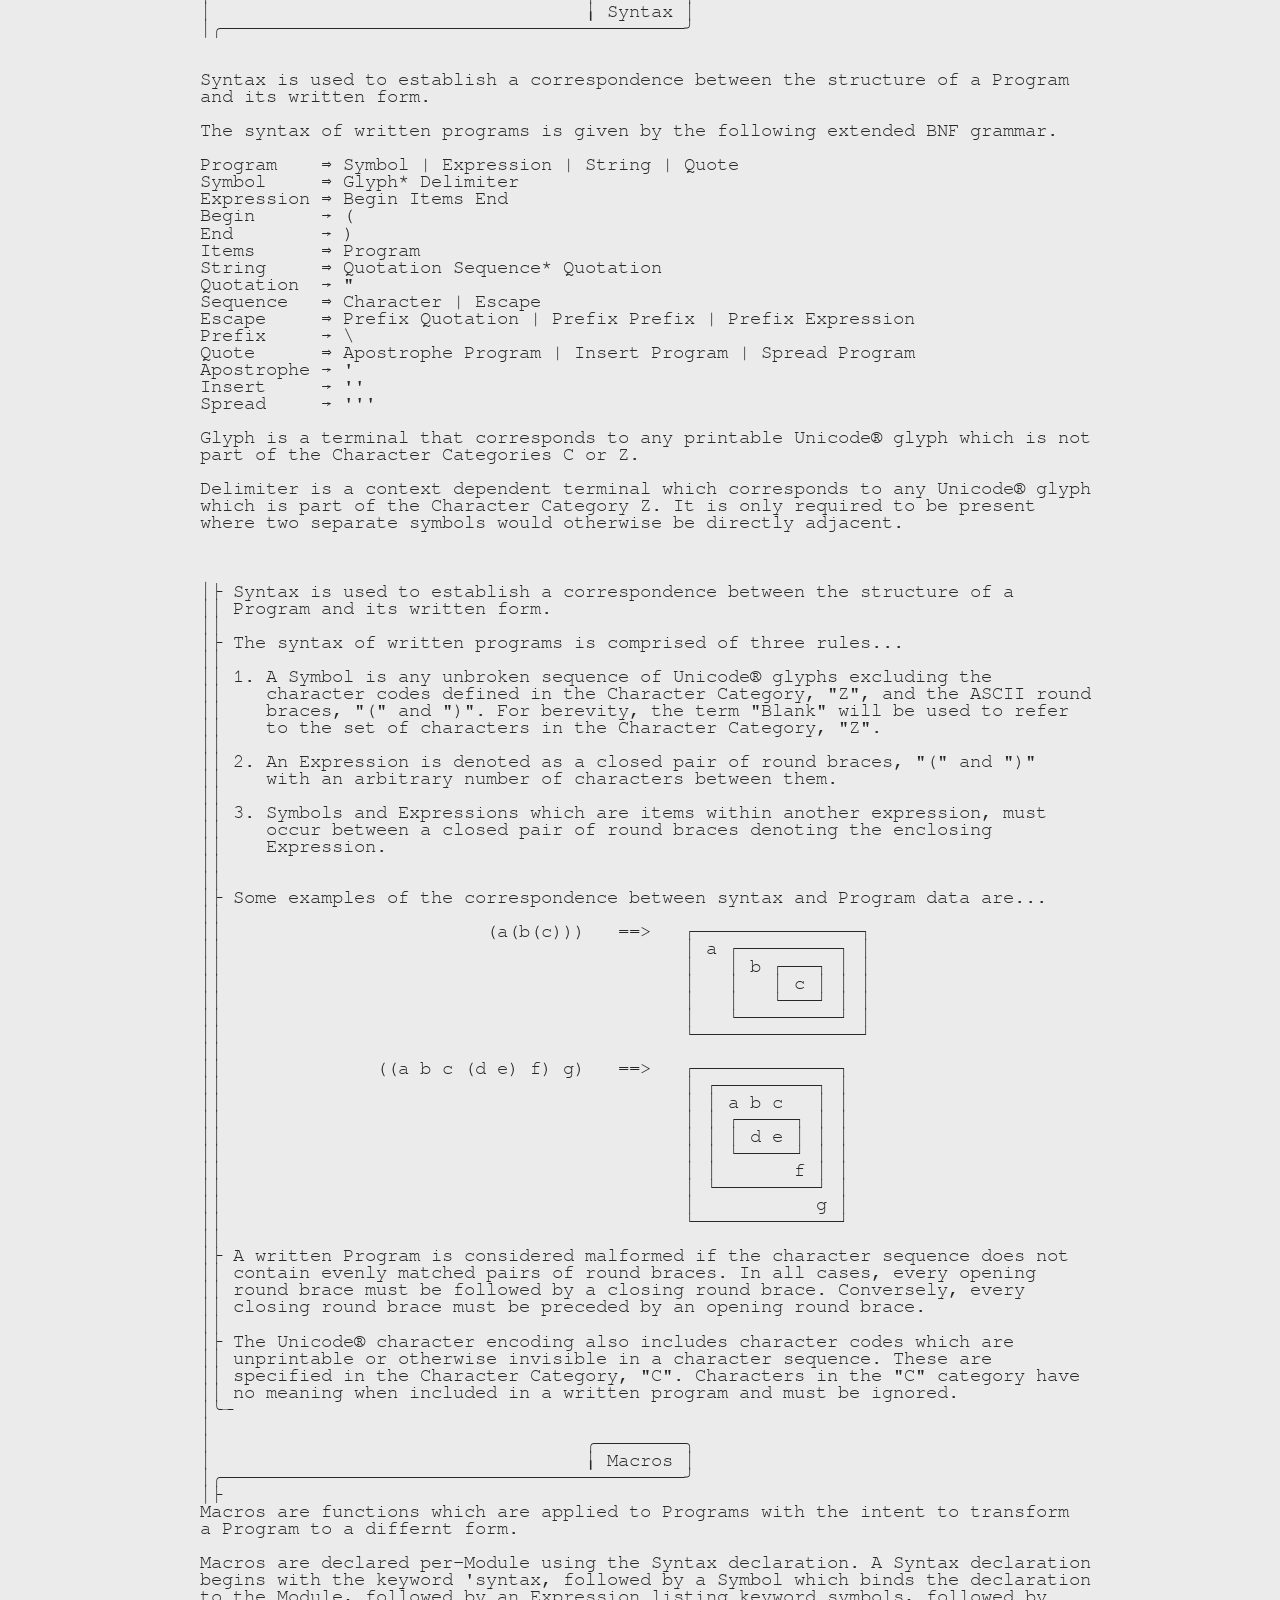
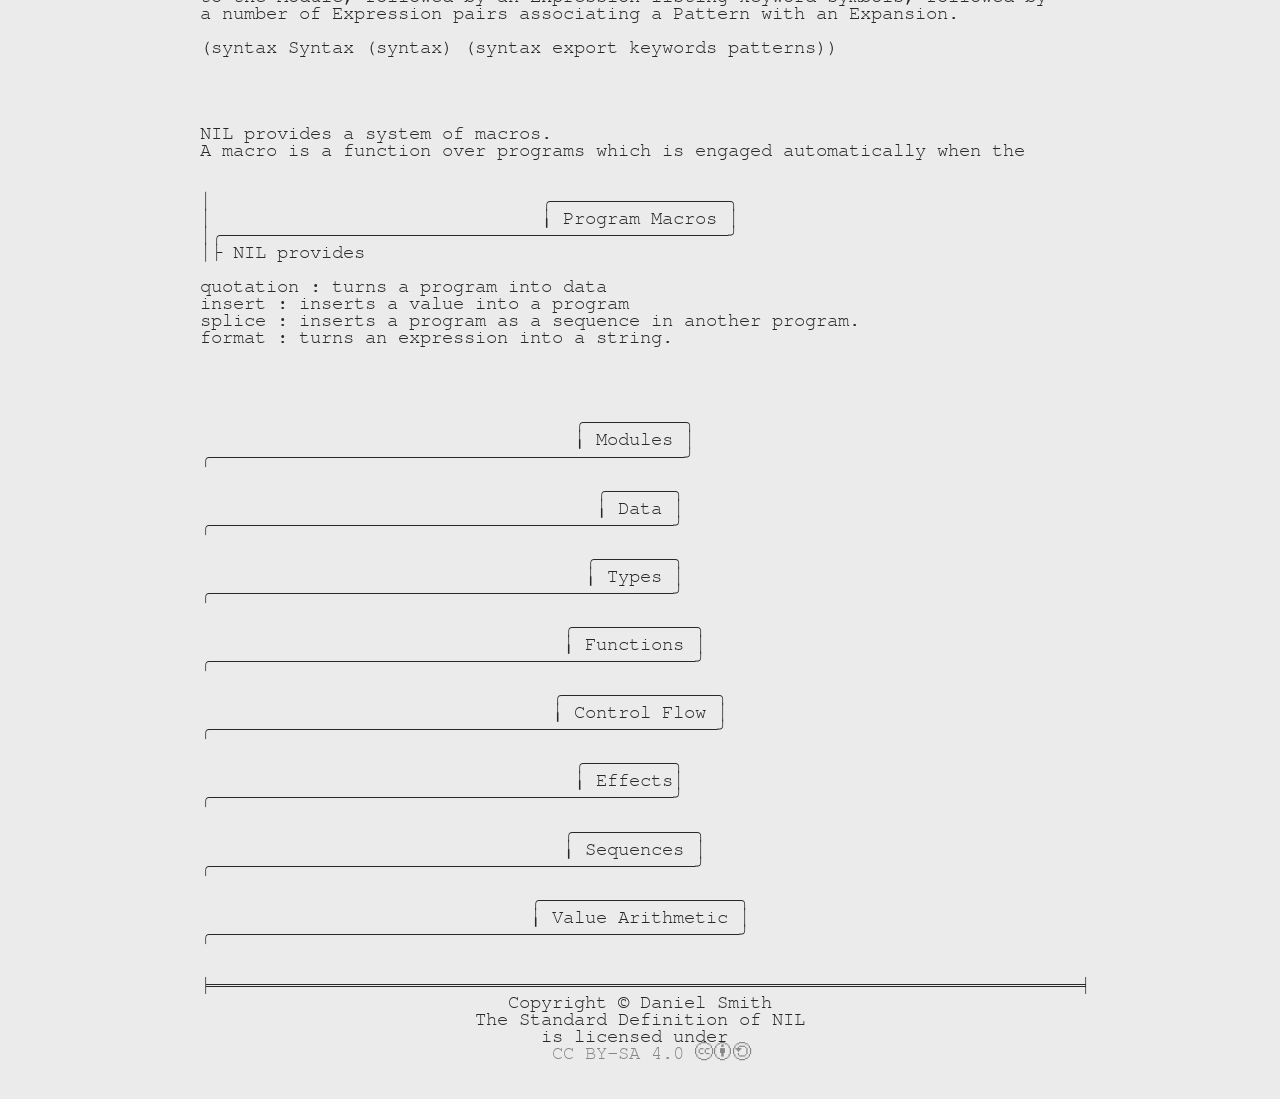
<file: Spec.html>
<!DOCTYPE html>
<html>
  <head>
    <meta charset="utf-8">
    <title>The Standard Definition of NIL</title>
    <link rel="icon" href="icon/icon.svg" type="image/x-icon">
    <script type="module">import { setColorTheme } from './assets/util.js';</script>
    <style>
      @font-face { font-family:NIL-FONT; src:url('./assets/FreeMono.woff'); }
      body
      {
          font-family: NIL-FONT;
          font-variant-ligatures:none;
          font-size:calc((7px + 4vw) / 3);
          width:80ch;
          margin:auto;
          line-height: 1.55ch;
          color:var(--foregroundsecond);
          background-color:var(--backgroundsecond);
      }
      body *
      {
          font-family: NIL-FONT;
          width:auto;
          height:auto;
          font-variant-ligatures:none;
          white-space:pre;
      }
      svg
      {
          display:block;
          width:20ch;
          height:auto;
          margin:auto;
          margin-top:31vh;
          margin-bottom:69vh;
      }
      a
      {
          text-decoration:none;
          color:var(--diminished);
          outline:none;
          border-radius:0.2ch;
      }
      a[title]
      {
          color:var(--foregroundsecond);
      }
      a:hover
      {
          background-color:var(--background);
      }
      span[footnote]
      {
          position:relative;
      }
      span[footnote] > div[annotation]
      {
          position:absolute;
          bottom:100%;
          left:100%;
          display:none;
          white-space:pre;
          background-color:white;
      }
      span[footnote]:hover > div[annotation]
      {
          display:block;
      }
      div[pagebreak]
      {
          break-before:page;
          display:none;
      }
      figure
      {
          display:inline-block;
          break-inside:avoid;
          margin:0;
          padding:0;
      }
      span[theme]
      {
          cursor:pointer;
      }
      @media print
      {
          div[pagebreak]
          {
              display:block;
          }
      }
    </style>
  </head>
  <body>
   <pre style="user-select:none;">
Revision 1                             <span ChangesTheme style="user-select:none;">▒</span>                    20th September, 2025
   </pre>
   <pre style="margin-top:33vh;margin-bottom:69vh;">

                                         ╾╮ 
                                    ╭─────╯
                                    │ The
                                    ╰───────────────╮
                              Standard Definition   │
                                     ╭──────────────╯
                                     │ of 
                                     ╰────╮
                                      NIL │
                                     ╭────╯
                                     ╰╼
    </pre>
    <svg viewBox="0 0 100 100" preserveAspectRatio="xMidYMin" version="1.1" xmlns="http://www.w3.org/2000/svg" xmlns:svg="http://www.w3.org/2000/svg">
              <defs id="defs54" />
              <ellipse style="fill:none;fill-opacity:1;fill-rule:evenodd;stroke:var(--foreground);stroke-linejoin:round;stroke-miterlimit:4;stroke-dasharray:none;stroke-opacity:1"
              ry="15.550441" rx="38.556782" cy="-1.5364231" cx="62.654388" transform="matrix(0.8,0.6,-0.70710678,0.70710678,0,0)" id="ellipse45" />
              <path style="fill:none;fill-opacity:1;fill-rule:evenodd;stroke:var(--foreground);stroke-linejoin:round;stroke-miterlimit:5;stroke-dasharray:none;stroke-opacity:1"
              d="M 66.489828,62.06793 A 18.564376,18.564376 0 0 1 47.925452,82.060335 18.564376,18.564376 0 0 1 30.789107,62.06793 18.564376,18.564376 0 0 1 47.925452,43.503554 18.564376,18.564376 0 0 1 66.489828,63.495959"
              id="path47" />
              <path style="fill:none;stroke:var(--foreground);stroke-linecap:round;stroke-linejoin:miter;stroke-miterlimit:4;stroke-dasharray:none;stroke-opacity:1"
              d="M 60.777712,2.0907162 37.92925,97.768652" id="path49" />
            </svg>   
    <pre>
                                ╭──────────────╮
                                ╽ <a title href="#introduction" id="introduction">Introduction</a> │
╭──────────────────────────────────────────────╯
├ This document provides the formal definition of "NIL", an algorithmic language
│ for computer programming. 
│
├ NIL is a recursive acronym which stands for "Nil Isn't Lisp".
│
├ The purpose of this document is to promote the portability of NIL programs
│ across a variety of implementations and hardware.
│
│                                  ╭───────╮
│                                  ╽ <a title href="#scope" id="scope">Scope</a> │
│╭─────────────────────────────────────────╯
│├ This document specifies the format, meaning, and validation of NIL programs.
││
│├ This document does not specify requirements for the host system, hardware,
││ or the the internal mechanisms of an implementation.
│╰╼
│                               ╭─────────────╮
│                               ╽ <a title href="#conformance" id="conformance">Conformance</a> │
│╭────────────────────────────────────────────╯
│├ This document in its entirety constitutes a set of requirements for an
││ implementation.
││
│├ An implementation of the NIL programming language is said to be a
││ "conforming implementation" if it fulfills the requirements as set out in
││ this document.
││
│├ Requirements which are beyond the scope of this document are explicitly
││ classified as "implementation dependent".
││
│├ Requirements which must be present in some implementation dependent capacity
││ are explicitly classified as "implementation defined".
│╰╼
│                               ╭─────────────╮
│                               ╽ Conventions │
│╭────────────────────────────────────────────╯
│├ Chapters, Sections, and Subsections are denoted by nesting of runners down
││ the left margin.
││
│├ Macros, Default Functions, and other operations provided by NIL are 
││ documented by "card" figures which give the abstract name of the operation, 
││ the form of its invocation, and the type constraints which evaluation should 
││ conform to. An example card is given below.
││ 
││ ╭─────────────────╮  
││ │ [ABSTRACT NAME] ╰──────────────────────────────────────────────────────╮
││ │                                                   [SYNTAX DECLARATION] │
││ ├┄┄┄┄┄┄┄┄┄┄┄┄┄┄┄┄┄┄┄┄┄┄┄┄┄┄┄┄┄┄┄┄┄┄┄┄┄┄┄┄┄┄┄┄┄┄┄┄┄┄┄┄┄┄┄┄┄┄┄┄┄┄┄┄┄┄┄┄┄┄┄┄┤
││ │ [DESCRIPTION]                                                          │
││ ╰────────────────────────────────────────────────────────────────────────╯
││
│├ Program samples are presented in their written form between two round 
││ parentheses.
││
││                       ⎛                            ⎞
││                       ⎜ (a code sample             ⎟
││                       ⎜     (with multiple lines)) ⎟
││                       ⎝                            ⎠
││
│╰╼
│                           ╭──────────────────────╮
│                           ╽ Principals of Design │
│╭─────────────────────────────────────────────────╯

Computer programing is primarily a discipline of design. 
This may not be apparent when obscured by the heavy mathematics involved, but it is true nonetheless.



│├ There exists a notion of "small" and "large" programming. This refers to the
││ disparity between abstractions over "small" single-thread processes, compute
││ kernels, and constrained environments, and "large" multi-process systems, high 
││ complexity software with many components, and homogeneous computing 
││ architectures. As software continues to grow in complexity, the gulf between 
││ what is "small" and what is "large" increases. Additionally, the domains of 
││ "small" and "large" grow orthogonally in terms of what is needed to express
││ programs in each. NIL is designed to bridge that gap.
││
││ Both "large" and "small" programs require a certain level of expressivity.
││ However, these domains are not mutually exclusive. They require exactly the 
││ same form of expressivity. To this end, NIL provides a macro 
││ system which allows the structure and meaning of programs to be transformed 
││ programmatically in order for a domain to be modelled in its own terms while 
││ maintaining a close correspondence with the domain of the host.
││
││ Increasingly so, programs are transmitted and recieved between disparate 
││ hosts with varying levels of trust and secure capability. It becomes necessary
││ to validate programs in their initial state without allowing execution. There
││ are known limitations to validation such as detecting divergence in
││ recursion, however these limitations tend to be of little practical 
││ significance. Much more often, discrete properties of programs are the 
││ subject of validation such as whether or not a program will corrupt data, 
││ access secure resources without permission, or simply behave according to how
││ it appears. NIL provides a notion of validation such that if a program is 
││ invalidated, it can be safely rejected as malformed. This allows a program, 
││ as it is stored for transmission, to contain embedded constraints pertaining 
││ to its behavior and effects.
││
││ Both "large" and "small" programs require some degree of encapsulation. For
││ "small" programs, encapsulation serves to hide differences in hosts which have
││ no effect on the successful execution of a program. For "large" programs, 
││ encapsulation allows multiple self-contained, monolithic components to 
││ interface with each other. NIL provides first-order modules as the primary 
││ means of encapsulation. Modules may encapsulate both state and programs which 
││ allow them to fulfill a variety of approaches to program organization and 
││ the design of interfaces.
││
││ All computer programs, in both "large" and "small" domains, face challenges
││ such as the proper handling of resources, multi-process communication, and 
││ the handling of internal and external conditions such as errors. In all these
││ cases, some element of external state manifests. NIL provides a system of 
││ typed effects to address this. Typed effects allow for the introduction of 
││ non-local control flow in a rigorous fashion. Programs may employ effects to
││ abstract over, and react to, external or otherwise asynchronous stateful 
││ changes in a predictable manner.
││
││ NIL also outlines a novel interface for the creation and execution of 
││ programs. This interface is called "session based programming". This is in 
││ contrast to the practices of "batch compilation" or "dynamic programming". To
││ illustrate the difference, imagine a painter who is beginning a new 
││ painting... 
││ 
││ If the painter employed "batch compilation" as a method, they would be 
││ required to finish the painting as fast as possible in a single attempt, with
││ no mistakes. If the painter is not able to finish, they must burn the 
││ incomplete painting, dispose of all their paints, and begin anew with their 
││ next attempt.
││
││ If the painter employed "dynamic programming" as a method, they would never 
││ be able to complete the painting. The paint would never dry, and each brush 
││ stroke would affix that brush to the canvas. Not only this, the painting 
││ would be permanently stuck to the easel, and the tubes of paint and paint 
││ thinner would need to be stored with the painting at all times.
││
││ It's apparent from these analogies that neither of the existing approaches 
││ is feasible. It's possible to paint in that manner, but extremely tedious.
││ Session based programming provides a compromise between the two extremes.
││ The painter can paint over multiple periods without needing to destroy their 
││ incomplete work. At the same time the painter may discard their paints, 
││ brushes and easel when they're finished. In terms of programming, a 
││ programmer may use NIL to run and inspect partial or incomplete programs 
││ within a managed context. When the programmer decides their program is 
││ complete, they may extract a static executable from that context.
│╰╼ 
╰╼

There exists a notion of "small" and "large" programming. This refers to the 
disparity between abstractions.
                                
                                  ╭──────────╮
                                  ╽ Sessions │
╭────────────────────────────────────────────╯
├ Sessions are the abstract interface through which a programmer may utilize
│ NIL.
│
├ A Session is minimally a live process which exposes a duplex stream of UTF-8
│ encoded Unicode® characters and maintains a Module. The programmer will 
│ submit written Programs via this stream which may affect the bindings in the
│ Session's Module, and the Session will return the results of execution as the 
│ written Program which constructs it.
│
├ A Session will always evaluate a Program submitted by the programmer so long 
│ as it can be validated.
│
├ A Session will provide capabilities for transforming NIL Programs into 
│ programs which are understood by the host.
│
├ A Session will provide capabilities for inspecting NIL Programs, and the 
│ effects of their execution.
│
│                                 ╭─────────╮
│                                 ╽ Context │
│╭──────────────────────────────────────────╯
│├ The Module which is maintained by an active Session is referred to as the
││ Context.
││
│├ When a Session begins evaluation of a Program, it shall use the Context to 
││ determine the meaning and effects of the program.
││
│├ The Context contains sub-Modules which are accessible to Programs.
││ They are...
││ ⎡
││ ⎢ ⋅ Default
││ ⎢ ⋅ System
││ ⎢ ⋅ Auxiliary
││ ⎣
││ 
│├ The Context implicitly exposes these Modules to Programs as if by evaluating 
││ the following Program...
││
││                  ⎛                                      ⎞
││                  ⎜ (define Default   (load 'Default))   ⎟
││                  ⎜ (define System    (load 'System))    ⎟
││                  ⎜ (define Auxiliary (load 'Auxiliary)) ⎟
││                  ⎜ (use Default System Auxiliary)       ⎟
││                  ⎝                                      ⎠
││
│├ The Default Module shall contain the definitions which form the NIL language,
││ or in other words the definitions set out in this document. A complete 
││ listing is given <a href="#Default-Module">here</a>.
││
│├ The System Module shall contain implementation defined definitions which 
││ facilitate access to the host system.
││
│├ The Auxiliary Module shall contain any other implementation defined 
││ definitions which are not associated with the System Module and are outside 
││ the scope of this document.
││
│├ The Session may only ever refer to a single Module when evaluating a Program.
││ The Module referred to by the Session is called the Top-Level.
││ When a Session is first started, the Top-Level will always be the Context, 
││ the implicit Module which uses the Default, System, and Auxiliary Modules.
││ The Top-Level may be set programmatically to a different Module.
│╰╼
│
│                              ╭────────────────╮
│                              ╽ Session Macros │
│╭──────────────────────────────────────────────╯
│├ NIL provides Macros which allow the duplex stream to be accessed 
││ programmatically. They are defined here as Macros since their inner 
││ mechanisms may be implementation defined and may result in different behavior
││ depending on the host system. They are as follows...
││
││ ╭──────╮  
││ │ Load ╰─────────────────────────────────────────────────────────────────╮
││ │ (syntax Load (load) (load path) (((Path) → Load-Failed Module) path)   │
││ ├┄┄┄┄┄┄┄┄┄┄┄┄┄┄┄┄┄┄┄┄┄┄┄┄┄┄┄┄┄┄┄┄┄┄┄┄┄┄┄┄┄┄┄┄┄┄┄┄┄┄┄┄┄┄┄┄┄┄┄┄┄┄┄┄┄┄┄┄┄┄┄┄┤
││ │ Load will accept a path list that points to location of a saved NIL    │
││ │ Module.                                                                │
││ │                                                                        │
││ │ Load will convert the saved Module file into a live Module instance    │
││ │ which will be returned as the result.                                  │
││ │                                                                        │
││ │ If a path list is given that does not point to the location of a NIL   │
││ │ Module, this Expression will call the 'load-failed effect.             │
││ │                                                                        │
││ │ If there is an implementation dependent failure when the Session       │
││ │ attempts to load the Module, this Expression will call the             │
││ │ 'load-failed effect.                                                   │
││ ╰────────────────────────────────────────────────────────────────────────╯
││
││ ╭──────╮  
││ │ Save ╰─────────────────────────────────────────────────────────────────╮
││ │    (syntax Save (save)                                                 │
││ │     (save path) (((Module) (Path) → Save-Failed _) Context path)       │
││ │     (save module path) (((Module) (Path) → Save-Failed _) module path) │
││ ├┄┄┄┄┄┄┄┄┄┄┄┄┄┄┄┄┄┄┄┄┄┄┄┄┄┄┄┄┄┄┄┄┄┄┄┄┄┄┄┄┄┄┄┄┄┄┄┄┄┄┄┄┄┄┄┄┄┄┄┄┄┄┄┄┄┄┄┄┄┄┄┄┤
││ │ Save will accept a path list that points to a location where the       │
││ │ Module, given as the first parameter, will be stored as a file.        │
││ │                                                                        │
││ │ If the first parameter is Nil, then the current top-level will be      │
││ │ stored.                                                                │
││ │                                                                        │
││ │ If the target of the path list does not exist, the Session will        │
││ │ attempt to create directory structure denoted by the path list.        │
││ │                                                                        │
││ │ If the target of the path list exists, the Session will attempt to     │
││ │ overwrite the existing file or Module.                                 │
││ │                                                                        │
││ │ If there is any implementation dependent failure when the Session      │
││ │ attempts to save the Module, this Expression will call the             │
││ │ 'save-failed effect.                                                   │
││ ╰────────────────────────────────────────────────────────────────────────╯
││
││ ╭──────╮  
││ │ Read ╰─────────────────────────────────────────────────────────────────╮
││ │                (syntax Read (read)                                     │
││ │                 (read) ((type (_ → End Character) (_ → End Program)))) │
││ ├┄┄┄┄┄┄┄┄┄┄┄┄┄┄┄┄┄┄┄┄┄┄┄┄┄┄┄┄┄┄┄┄┄┄┄┄┄┄┄┄┄┄┄┄┄┄┄┄┄┄┄┄┄┄┄┄┄┄┄┄┄┄┄┄┄┄┄┄┄┄┄┄┤
││ │ Read will consume characters from the Session duplex input stream and  │
││ │ interpret them as one of several forms of data.                        │
││ │                                                                        │
││ │ Depending on the desired result type, Read will either yield a Program │
││ │ or a single character.                                                 │
││ │                                                                        │
││ │ If the duplex input ends before Read can interpret a completed written │
││ │ Program or consume the next Character value, Read will call the 'eof   │
││ │ effect.                                                                │
││ ╰────────────────────────────────────────────────────────────────────────╯
││ 
││ ╭──────╮
││ │ Peek ╰─────────────────────────────────────────────────────────────────╮
││ │                             (syntax Peek (peek)                        │
││ │                              (peek) (((Natural) → End Character) 1)    │
││ │                              (peek n) (((Natural) → End Character) n)) │
││ ├┄┄┄┄┄┄┄┄┄┄┄┄┄┄┄┄┄┄┄┄┄┄┄┄┄┄┄┄┄┄┄┄┄┄┄┄┄┄┄┄┄┄┄┄┄┄┄┄┄┄┄┄┄┄┄┄┄┄┄┄┄┄┄┄┄┄┄┄┄┄┄┄┤
││ │ Peek will yield a Character value from the Session duplex input        │
││ │ without consuming it.                                                  │
││ │                                                                        │
││ │ Peek will accept a Natural number which denotes the number of          │
││ │ index positions in the duplex input beyond the current next Character  │
││ │ value which Peek will yield.                                           │
││ │                                                                        │
││ │ If the duplex input ends before Peek can yield the requested Character │
││ │ value, Peek will call the eof effect.                                  │
││ ╰────────────────────────────────────────────────────────────────────────╯
││ 
││ ╭───────╮
││ │ Print ╰────────────────────────────────────────────────────────────────╮
││ │               (syntax Print (print)                                    │
││ │                (print data) (((List) → Print-Failure Judgement) data)) │
││ ├┄┄┄┄┄┄┄┄┄┄┄┄┄┄┄┄┄┄┄┄┄┄┄┄┄┄┄┄┄┄┄┄┄┄┄┄┄┄┄┄┄┄┄┄┄┄┄┄┄┄┄┄┄┄┄┄┄┄┄┄┄┄┄┄┄┄┄┄┄┄┄┄┤
││ │ Print accepts a list of Symbols, Strings, and Expressions. It will     │
││ │ collate each item into a single string containing their written forms. │
││ │                                                                        │
││ │ The written form of an item will be identical to the String yielded by │
││ │ applying Format to that item.                                          │
││ │                                                                        │
││ │ The written form of each item will be appended to the Print String in  │
││ │ the order of its index as an item in the Expression invoking Print.    │
││ │                                                                        │
││ │ Expressions are not converted to their written form, but instead are   │
││ │ evaluated and their result is converted to written form.               │
││ │                                                                        │
││ │ After collating the written form of all the items in its invocation    │
││ │ Expression, Print will send the String data through the Session duplex │
││ │ output.                                                                │
││ │                                                                        │
││ │ If any implementation defined error occurrs when attempting to Print,  │
││ │ the 'print-failure effect is called.                                   │
││ ╰────────────────────────────────────────────────────────────────────────╯
││
││ ╭──────────╮
││ │ Evaluate ╰─────────────────────────────────────────────────────────────╮
││ │                             (syntax Evaluate (evaluate)                │
││ │                              (evaluate p) (((Program) → Invalid *) p)) │
││ ├┄┄┄┄┄┄┄┄┄┄┄┄┄┄┄┄┄┄┄┄┄┄┄┄┄┄┄┄┄┄┄┄┄┄┄┄┄┄┄┄┄┄┄┄┄┄┄┄┄┄┄┄┄┄┄┄┄┄┄┄┄┄┄┄┄┄┄┄┄┄┄┄┤
││ │ Evaluate accepts a Program and optionally a Module. It will evaluate   │
││ │ the Program, using the Module as the top-level if provided, as if the  │
││ │ Program was recieved from the Session input.                           │
││ │                                                                        │
││ │ If the Program provided to Evaluate cannot be validated, Evaluate will │
││ │ call the 'invalid Effect.                                              │
││ ╰────────────────────────────────────────────────────────────────────────╯

Enter : 
(syntax Enter (enter)
 (enter module) (((Module) → _) module))

Enter will set the Top-Level to the provided Module.

Leave : 
(syntax Leave (leave) (leave) ((_ → Quit _)))
Leave will set the Top-Level to the Module which was previously the Top-Level 
before the most recent call to Enter.
If the Top-Level is the Context, the Session will terminate with the Quit 
effect.

Quit :
(syntax Quit (quit) (quit) ((_ → Quit (Quit))))
Quit will cause the Session to terminate with the Quit effect.



││
│├ A path list, as used in Load and Save, is a list of Symbols and String data 
││ which corresponds to a directory structure. Each item in the list shall 
││ correspond to the name of a directory, with the last item in the list 
││ corresponding to the name of a file. String data shall correspond directly to 
││ a name in the filesystem which matches its Character contents. A Symbol shall
││ correspond to a name in the filesystem which matches the Character contents
││ of that Symbol's written form as if obtained by applying Format to that 
││ Symbol.
│╰╼
│
│                             ╭─────────────────╮
│                             ╽ Character Hooks │
│╭──────────────────────────────────────────────╯
│├ When the Session is reading from the duplex input, or Read has been invoked 
││ by a program, the Session employs a system of "hooks" in order to interpret
││ the Characters in the stream as NIL entities.
││ A "hook" is a pair of a Character value (a Unicode® code point) and a 
││ function which will perform the actual consumption of Character values and 
││ construct a NIL entity accordingly.
││
│├ A Session utilizes Hooks in the following manner...
││ 1. A Session will await Character values to be submitted to the duplex input.
││ 2. When a Character value is submitted, the Session will check the Hook 
││    Characters for a value that matches.
││ 3. If a Hook Character matches the Character from the duplex input, the 
││    associated Hook Function will be called.
││    If no Character matches the input Character, the Session will discard that
││    Character.
││ 4. After discarding the Character, or the Hook Function returning, the 
││    Session will repeat this process from step 1.
││
│├ A Hook Function will be invoked when the Session's Read capability encounters
││ a Character value in the duplex input stream which matches the Character value
││ for which that Hook is set.
││ 
│├ Hooks are global to the current live Session.
││
│├ Hooks are created or existing Hooks are updated with the following Macro...
││
││ ╭──────╮
││ │ Hook ╰─────────────────────────────────────────────────────────────────╮
││ │                                            '(hook ''string ''function) │
││ │          (((array Character 1) ((type (_ → *) _)) → (type Function _)) │
││ ├┄┄┄┄┄┄┄┄┄┄┄┄┄┄┄┄┄┄┄┄┄┄┄┄┄┄┄┄┄┄┄┄┄┄┄┄┄┄┄┄┄┄┄┄┄┄┄┄┄┄┄┄┄┄┄┄┄┄┄┄┄┄┄┄┄┄┄┄┄┄┄┄┤
││ │ Hook will accept a Character value given as a String of cardinality 1  │
││ │ and a Function which takes no arguments and may return any NIL entity. │
││ │                                                                        │
││ │ If the Function parameter is Nil, then Hook will yield the Function,   │
││ │ if one exists, otherwise Hook will yield Nil.                          │
││ ╰────────────────────────────────────────────────────────────────────────╯
││ 
││                             ╭───────────────╮
││                             ╽ Default Hooks │
││╭────────────────────────────────────────────╯
││├ When a Session starts, there are certain Hooks which are guaranteed to be 
│││ present before the Session begins reading from the duplex input, these Hooks
│││ are...
│││ ⎡ 
│││ ⎢ · "("
│││ ⎢ · "\""
│││ ⎢ · "'"
│││ ⎣
│││ These three hooks correspond to the three Character syntaxes which make up
│││ the written form of Programs. The Functions associated with these may be 
│││ implementation defined, but must conform to the formal grammar set out in 
│││ the subsection on Syntax in the following Chapter.
││╰╼
│╰╼
╰╼
                                  ╭──────────╮
                                  ╽ Programs │
╭────────────────────────────────────────────╯
├ Programs are the medium through which the behavior and effects of execution
│ can be specified. Programs are also a form of Data.
│
├ Programs are represented by a structure composed of Symbols and Expressions.
│ Symbols are atomic and cannot be decomposed into smaller structures.
│ Expressions are composite and contain sequences of other Symbols and
│ Expressions.
│
├ A "written Program" refers to the format used for storage and transmission of
│ NIL programs. Written Programs are represented by UTF-8 encoded Unicode® 
│ character sequences.
│
├ Syntax is used to draw a correspondence between a Program and its written form.
│
│                                  ╭────────╮
│                                  ╽ Syntax │
│╭──────────────────────────────────────────╯ 


Syntax is used to establish a correspondence between the structure of a Program 
and its written form.

The syntax of written programs is given by the following extended BNF grammar.

Program    ⇒ Symbol | Expression | String | Quote
Symbol     ⇒ Glyph* Delimiter
Expression ⇒ Begin Items End
Begin      → (
End        → )
Items      ⇒ Program
String     ⇒ Quotation Sequence* Quotation
Quotation  → "
Sequence   ⇒ Character | Escape
Escape     ⇒ Prefix Quotation | Prefix Prefix | Prefix Expression
Prefix     → \
Quote      ⇒ Apostrophe Program | Insert Program | Spread Program
Apostrophe → '
Insert     → ''
Spread     → '''

Glyph is a terminal that corresponds to any printable Unicode® glyph which is not
part of the Character Categories C or Z.

Delimiter is a context dependent terminal which corresponds to any Unicode® glyph
which is part of the Character Category Z. It is only required to be present 
where two separate symbols would otherwise be directly adjacent.



│├ Syntax is used to establish a correspondence between the structure of a 
││ Program and its written form.
││
│├ The syntax of written programs is comprised of three rules...
││    
││ 1. A Symbol is any unbroken sequence of Unicode® glyphs excluding the  
││    character codes defined in the Character Category, "Z", and the ASCII round 
││    braces, "(" and ")". For berevity, the term "Blank" will be used to refer
││    to the set of characters in the Character Category, "Z".
││
││ 2. An Expression is denoted as a closed pair of round braces, "(" and ")" 
││    with an arbitrary number of characters between them.
││
││ 3. Symbols and Expressions which are items within another expression, must 
││    occur between a closed pair of round braces denoting the enclosing
││    Expression.
││    
││
│├ Some examples of the correspondence between syntax and Program data are...
<figure>││
││                        (a(b(c)))   ==>   ┌───────────────┐
││                                          │ a ┌─────────┐ │
││                                          │   │ b ┌───┐ │ │
││                                          │   │   │ c │ │ │
││                                          │   │   └───┘ │ │
││                                          │   └─────────┘ │
││                                          └───────────────┘
││
││              ((a b c (d e) f) g)   ==>   ┌─────────────┐
││                                          │ ┌─────────┐ │
││                                          │ │ a b c   │ │
││                                          │ │ ┌─────┐ │ │
││                                          │ │ │ d e │ │ │
││                                          │ │ └─────┘ │ │
││                                          │ │       f │ │
││                                          │ └─────────┘ │
││                                          │           g │ 
││                                          └─────────────┘
││</figure>
│├ A written Program is considered malformed if the character sequence does not
││ contain evenly matched pairs of round braces. In all cases, every opening 
││ round brace must be followed by a closing round brace. Conversely, every 
││ closing round brace must be preceded by an opening round brace.
││
│├ The Unicode® character encoding also includes character codes which are
││ unprintable or otherwise invisible in a character sequence. These are 
││ specified in the Character Category, "C". Characters in the "C" category have
││ no meaning when included in a written program and must be ignored.
│╰╼
│           
│                                  ╭────────╮ 
│                                  ╽ Macros │
│╭──────────────────────────────────────────╯
│├
Macros are functions which are applied to Programs with the intent to transform
a Program to a differnt form.

Macros are declared per-Module using the Syntax declaration. A Syntax declaration
begins with the keyword 'syntax, followed by a Symbol which binds the declaration
to the Module, followed by an Expression listing keyword symbols, followed by 
a number of Expression pairs associating a Pattern with an Expansion.

(syntax Syntax (syntax) (syntax export keywords patterns))




NIL provides a system of macros.
A macro is a function over programs which is engaged automatically when the


│                              ╭────────────────╮
│                              ╽ Program Macros │
│╭──────────────────────────────────────────────╯
│├ NIL provides

quotation : turns a program into data
insert : inserts a value into a program
splice : inserts a program as a sequence in another program.
format : turns an expression into a string.



         
                                  ╭─────────╮
                                  ╽ Modules │
╭───────────────────────────────────────────╯

                                    ╭──────╮
                                    ╽ Data │
╭──────────────────────────────────────────╯

                                   ╭───────╮
                                   ╽ Types │
╭──────────────────────────────────────────╯

                                 ╭───────────╮
                                 ╽ Functions │
╭────────────────────────────────────────────╯

                                ╭──────────────╮
                                ╽ Control Flow │
╭──────────────────────────────────────────────╯

                                  ╭────────╮
                                  ╽ Effects│
╭──────────────────────────────────────────╯

                                 ╭───────────╮
                                 ╽ Sequences │
╭────────────────────────────────────────────╯

                              ╭──────────────────╮
                              ╽ Value Arithmetic │
╭────────────────────────────────────────────────╯


╞═══════════════════════════════════════════════════════════════════════════════╡
                            Copyright © Daniel Smith                            
                         The Standard Definition of NIL
                               is licensed under
                                <a href="https://creativecommons.org/licenses/by-sa/4.0/" target="_blank">CC BY-SA 4.0 🅭🅯🄎</a>
    </pre>
  </body>
</html>
</file>
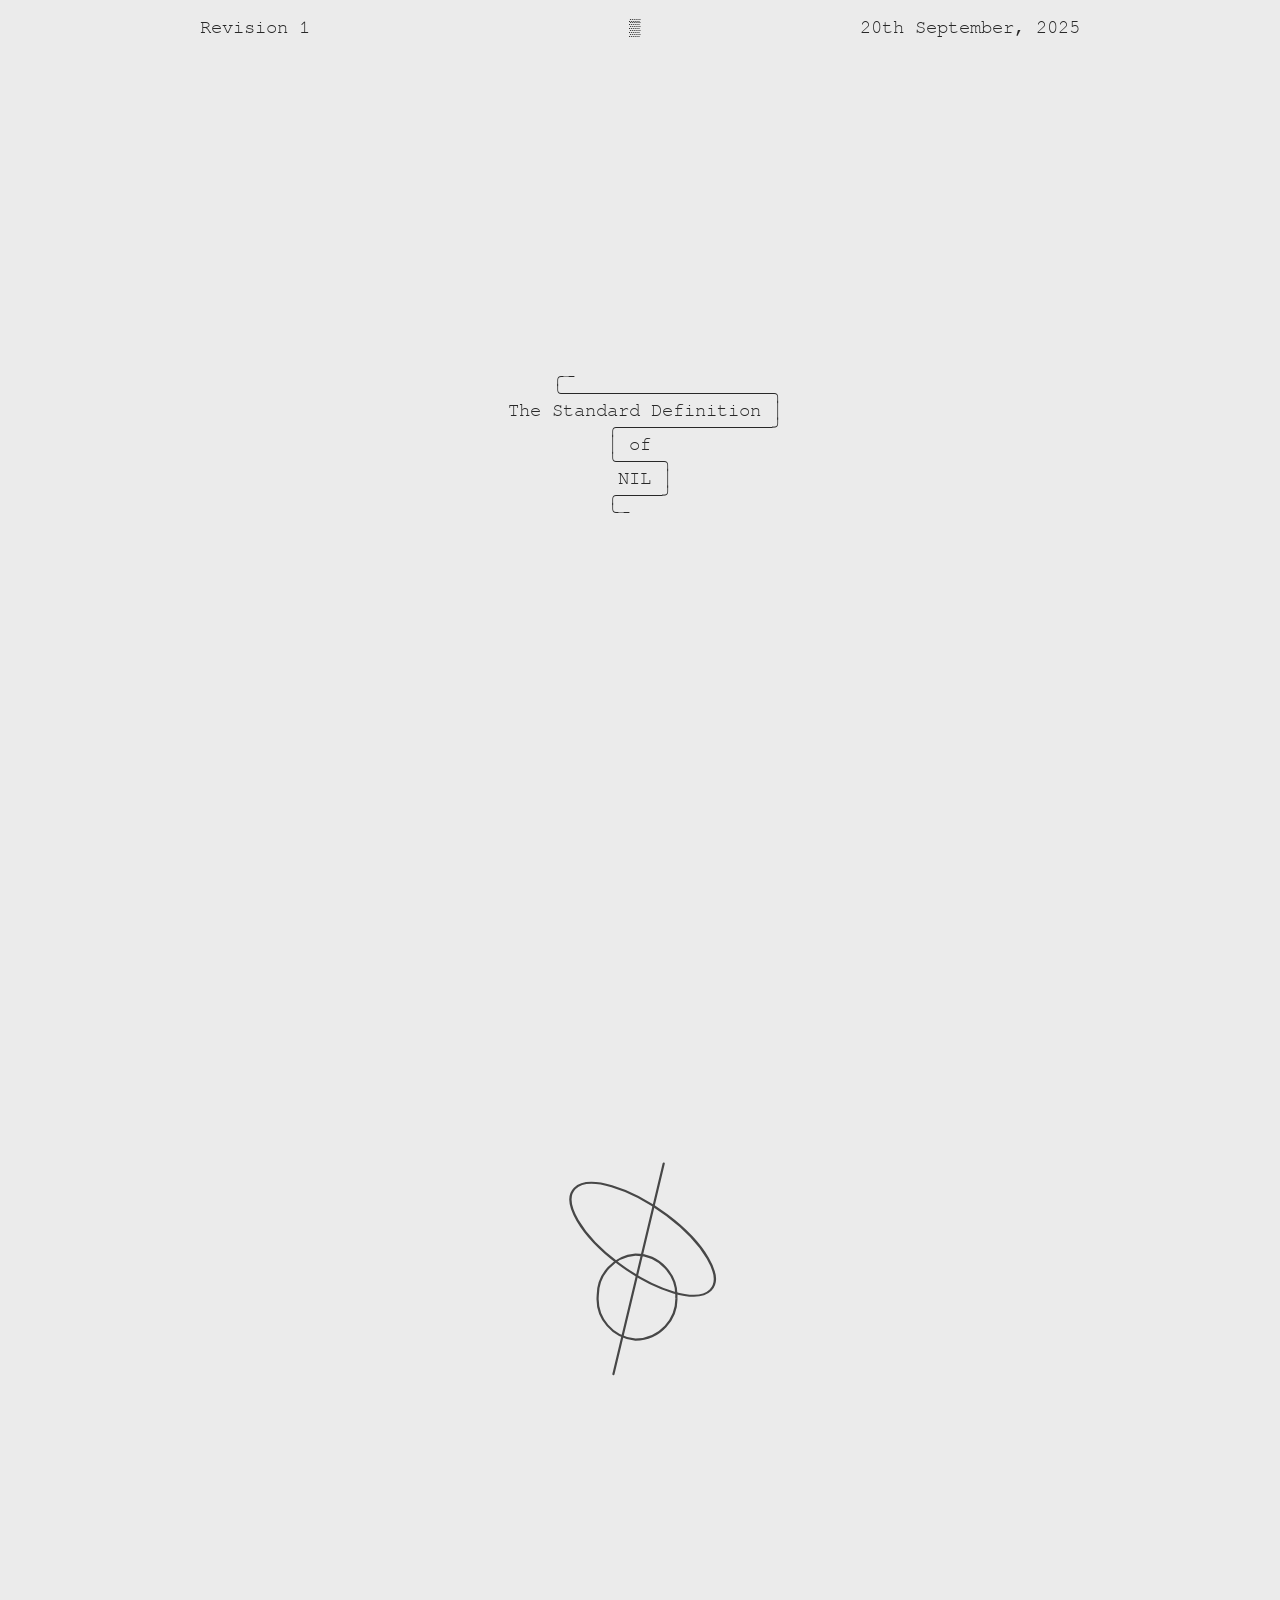
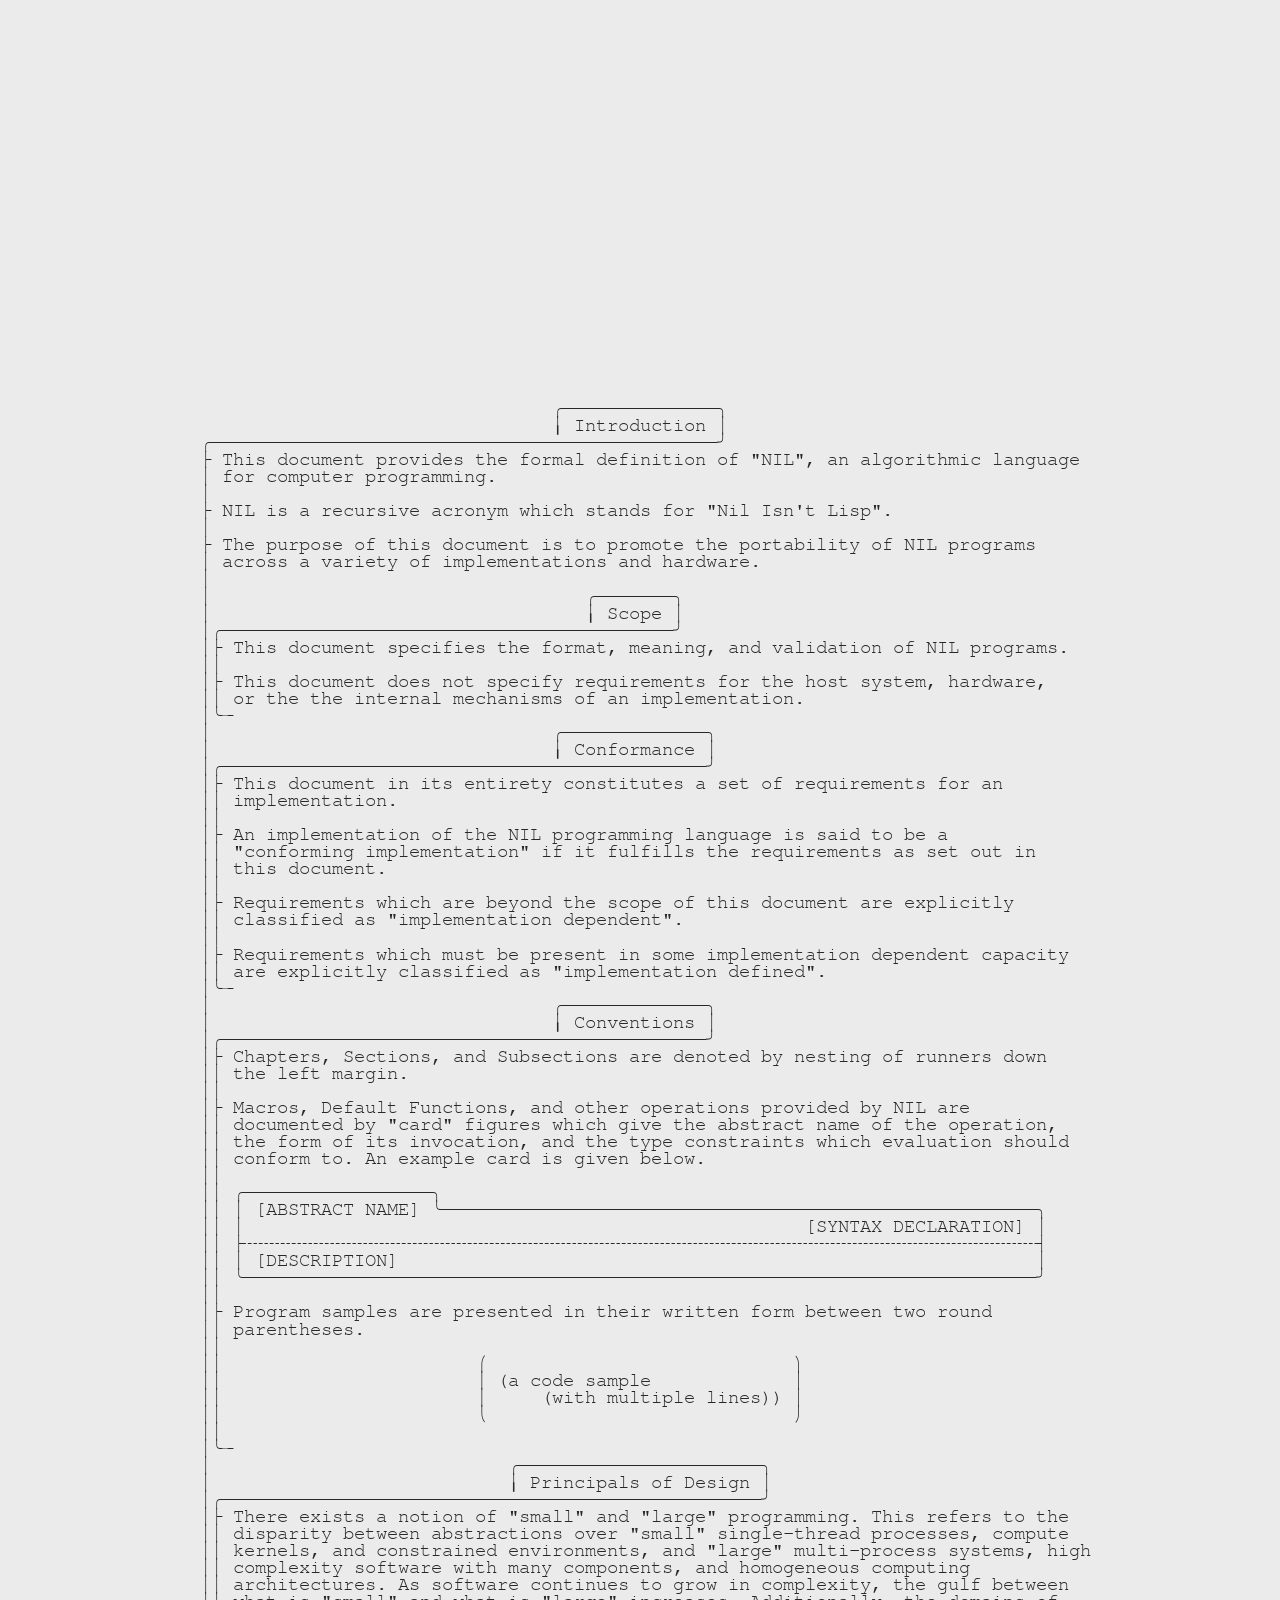
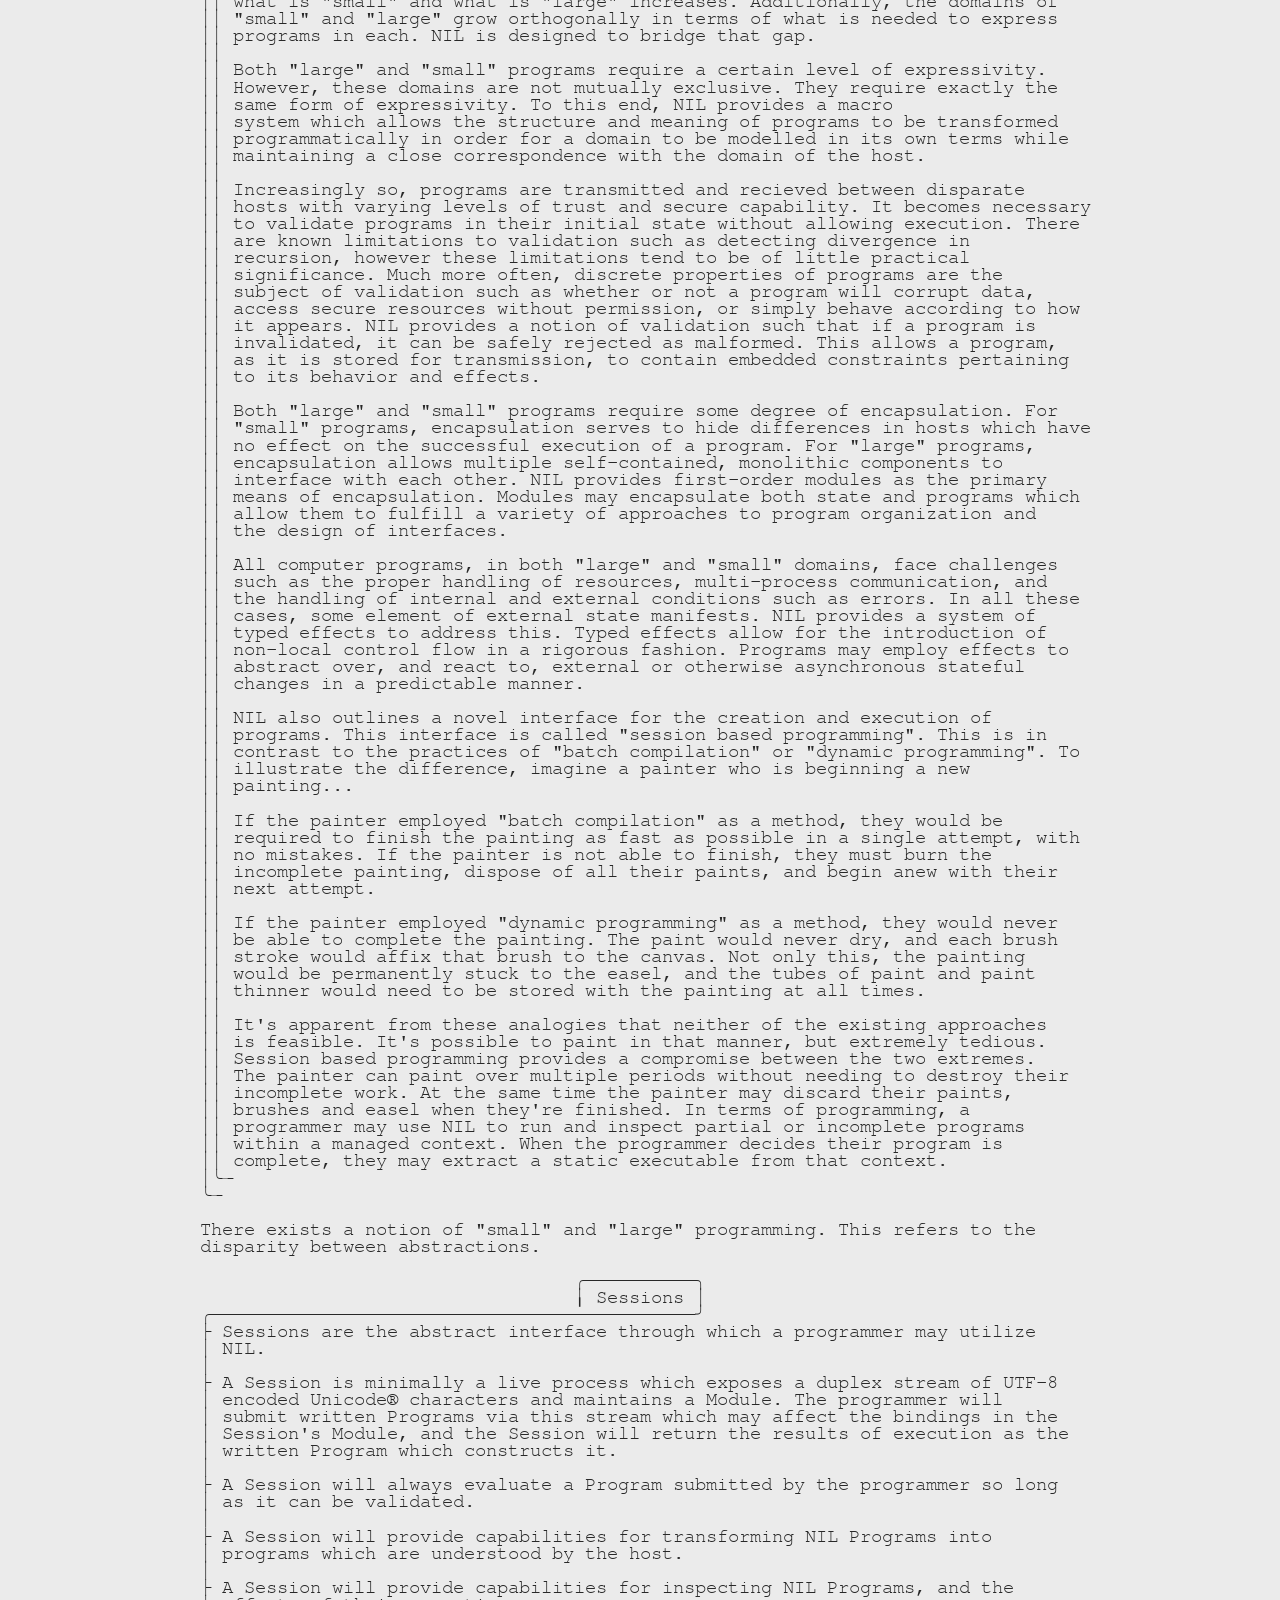
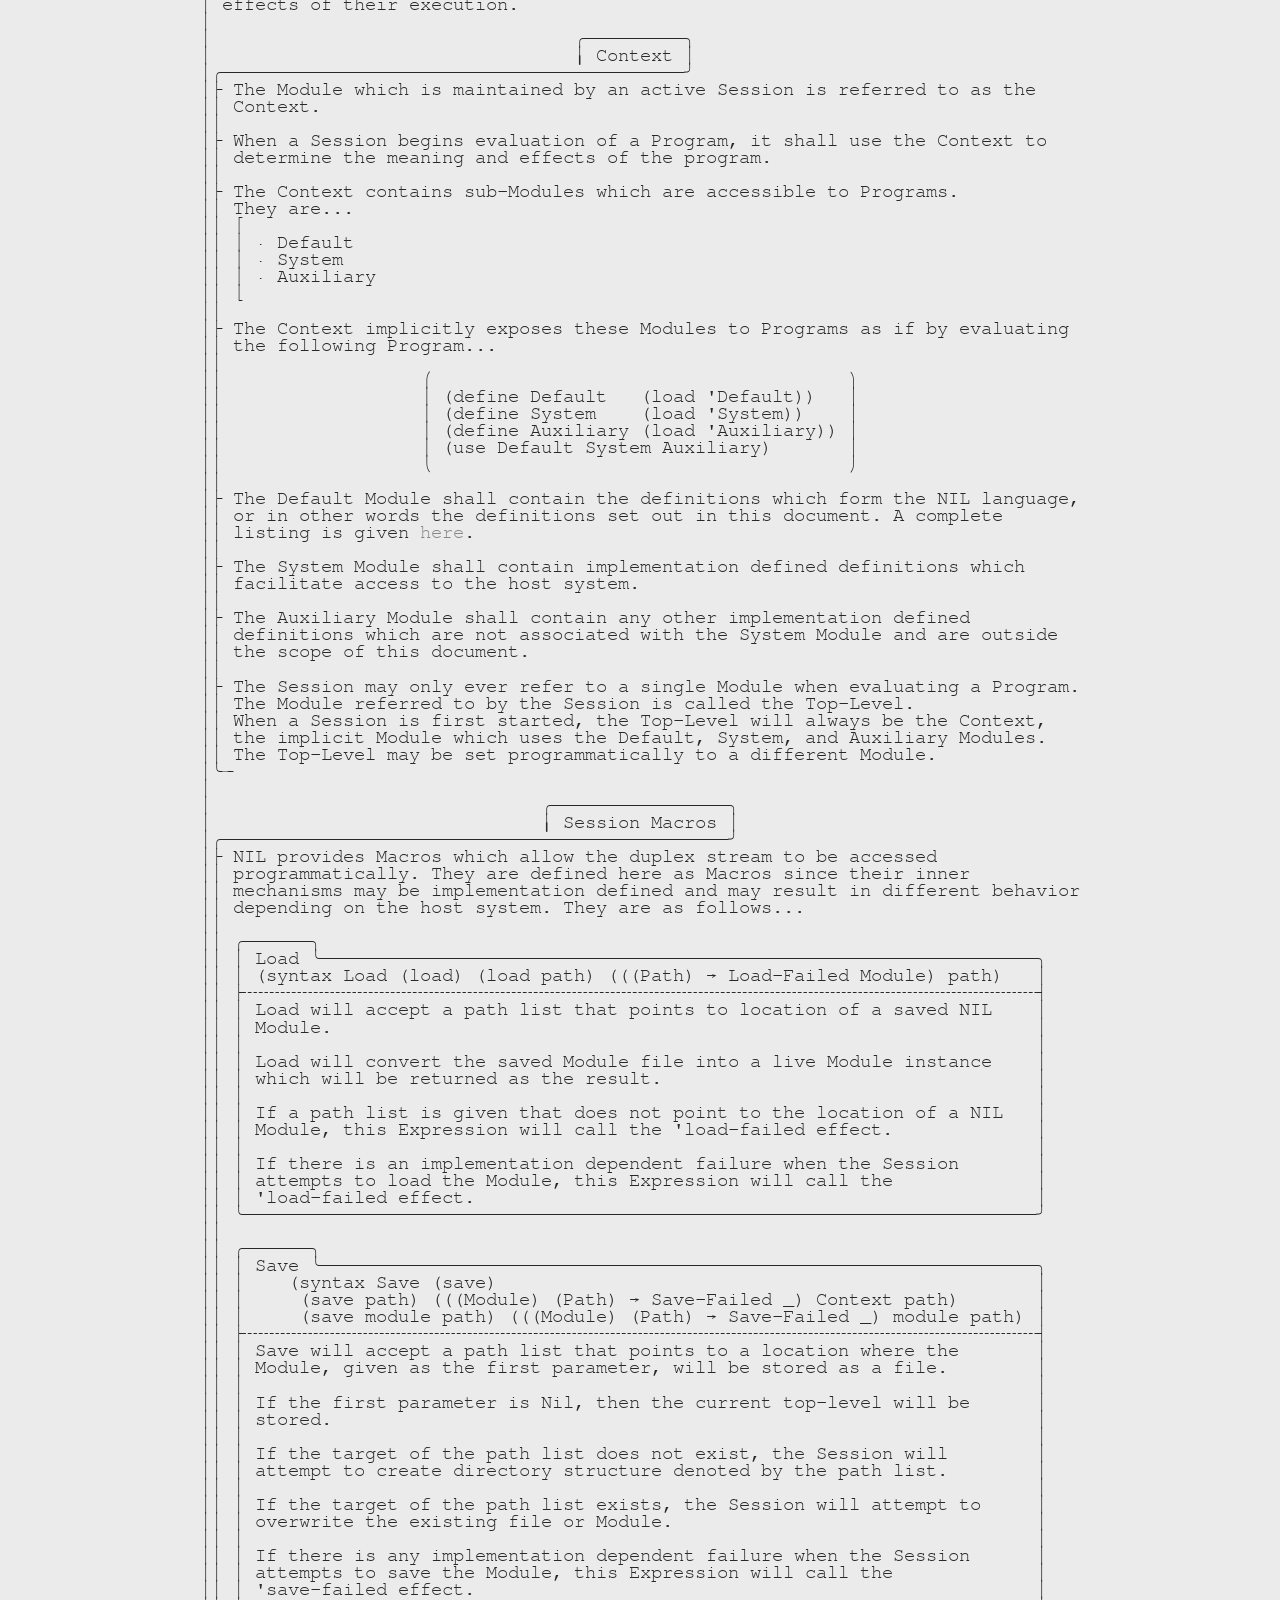
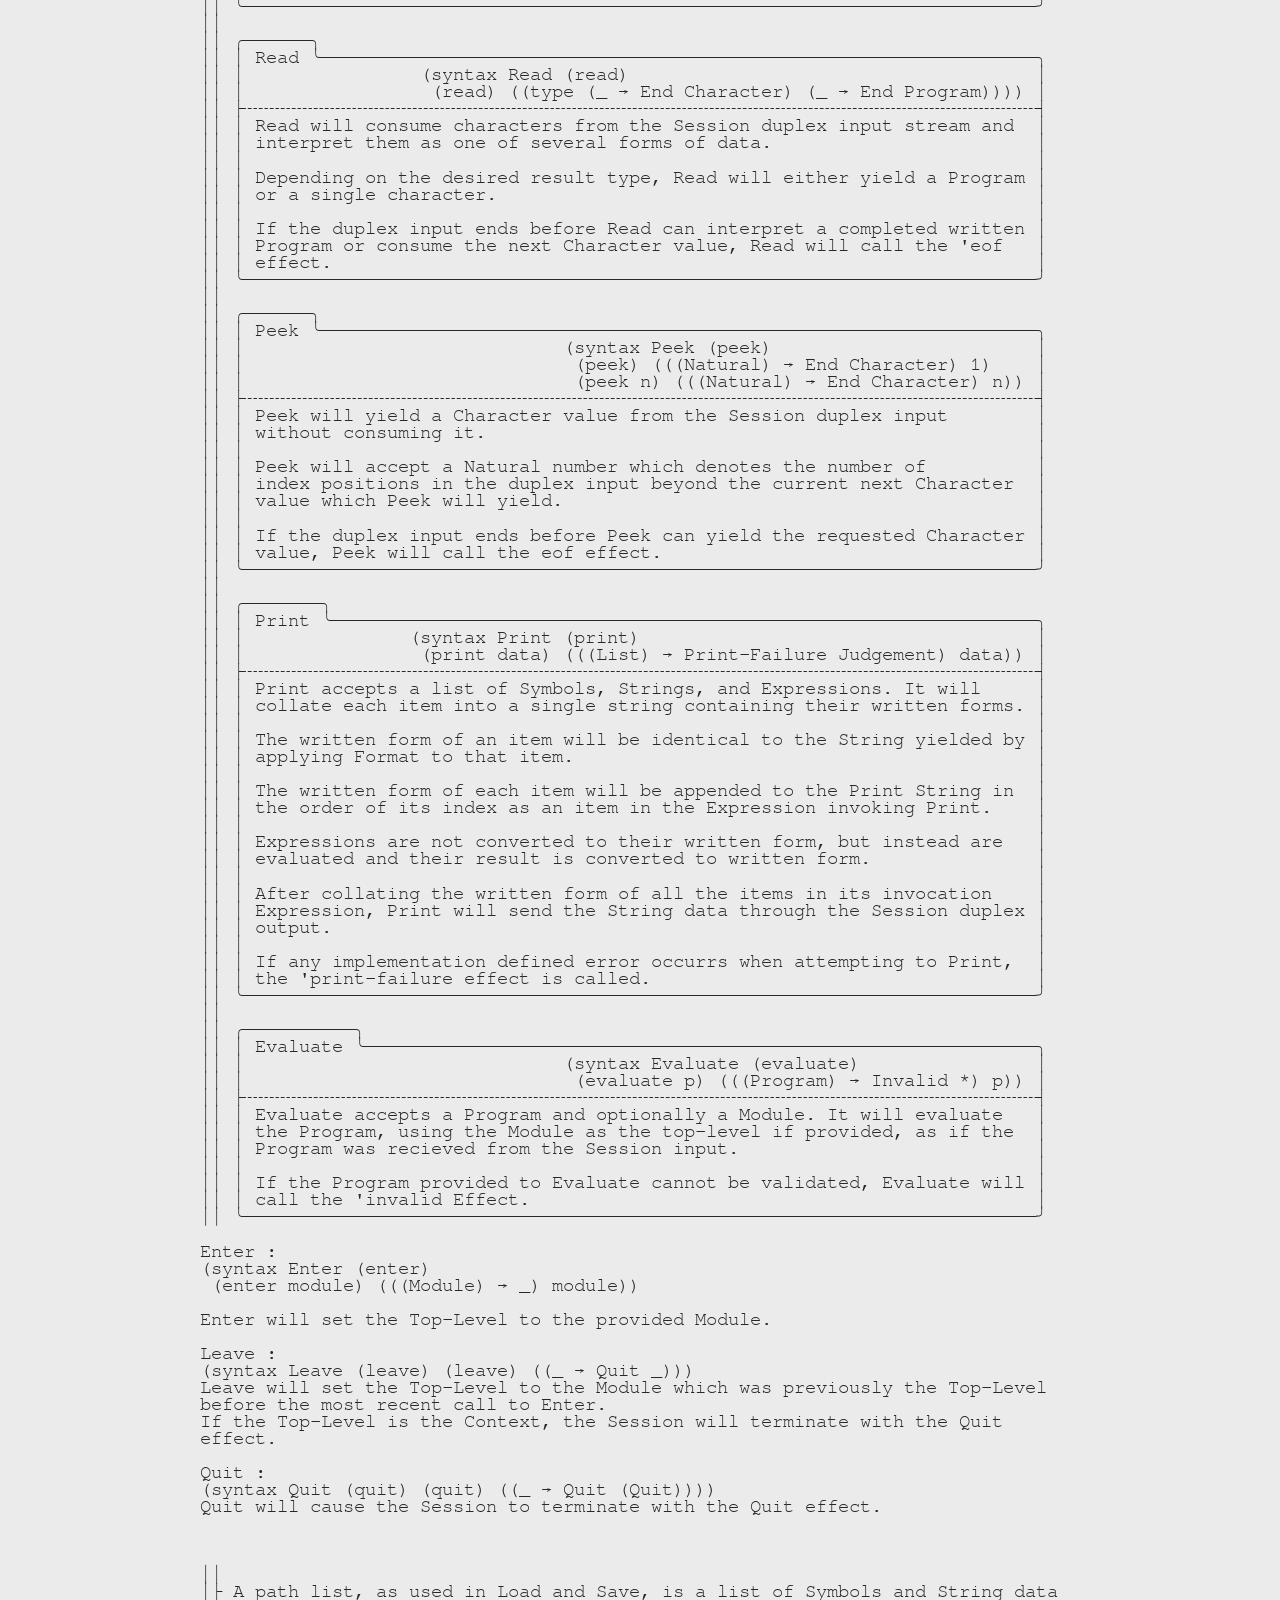
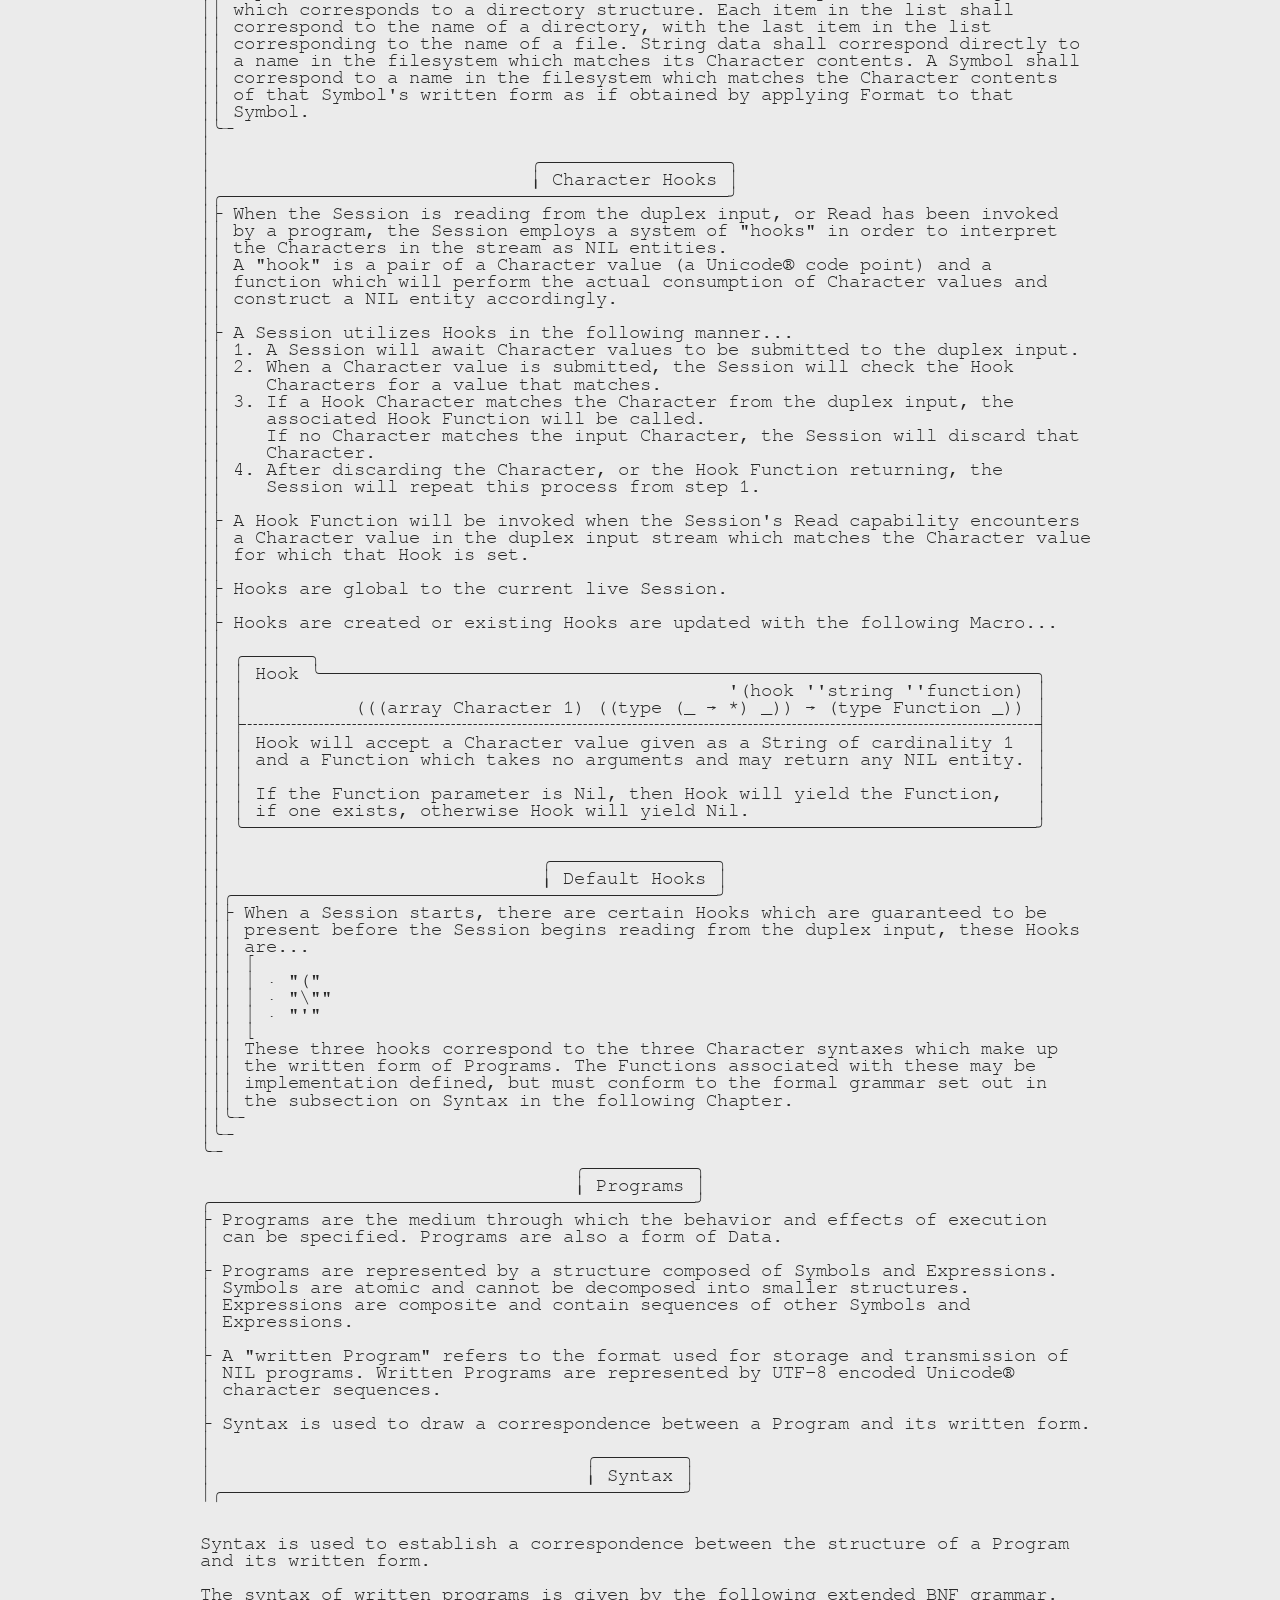
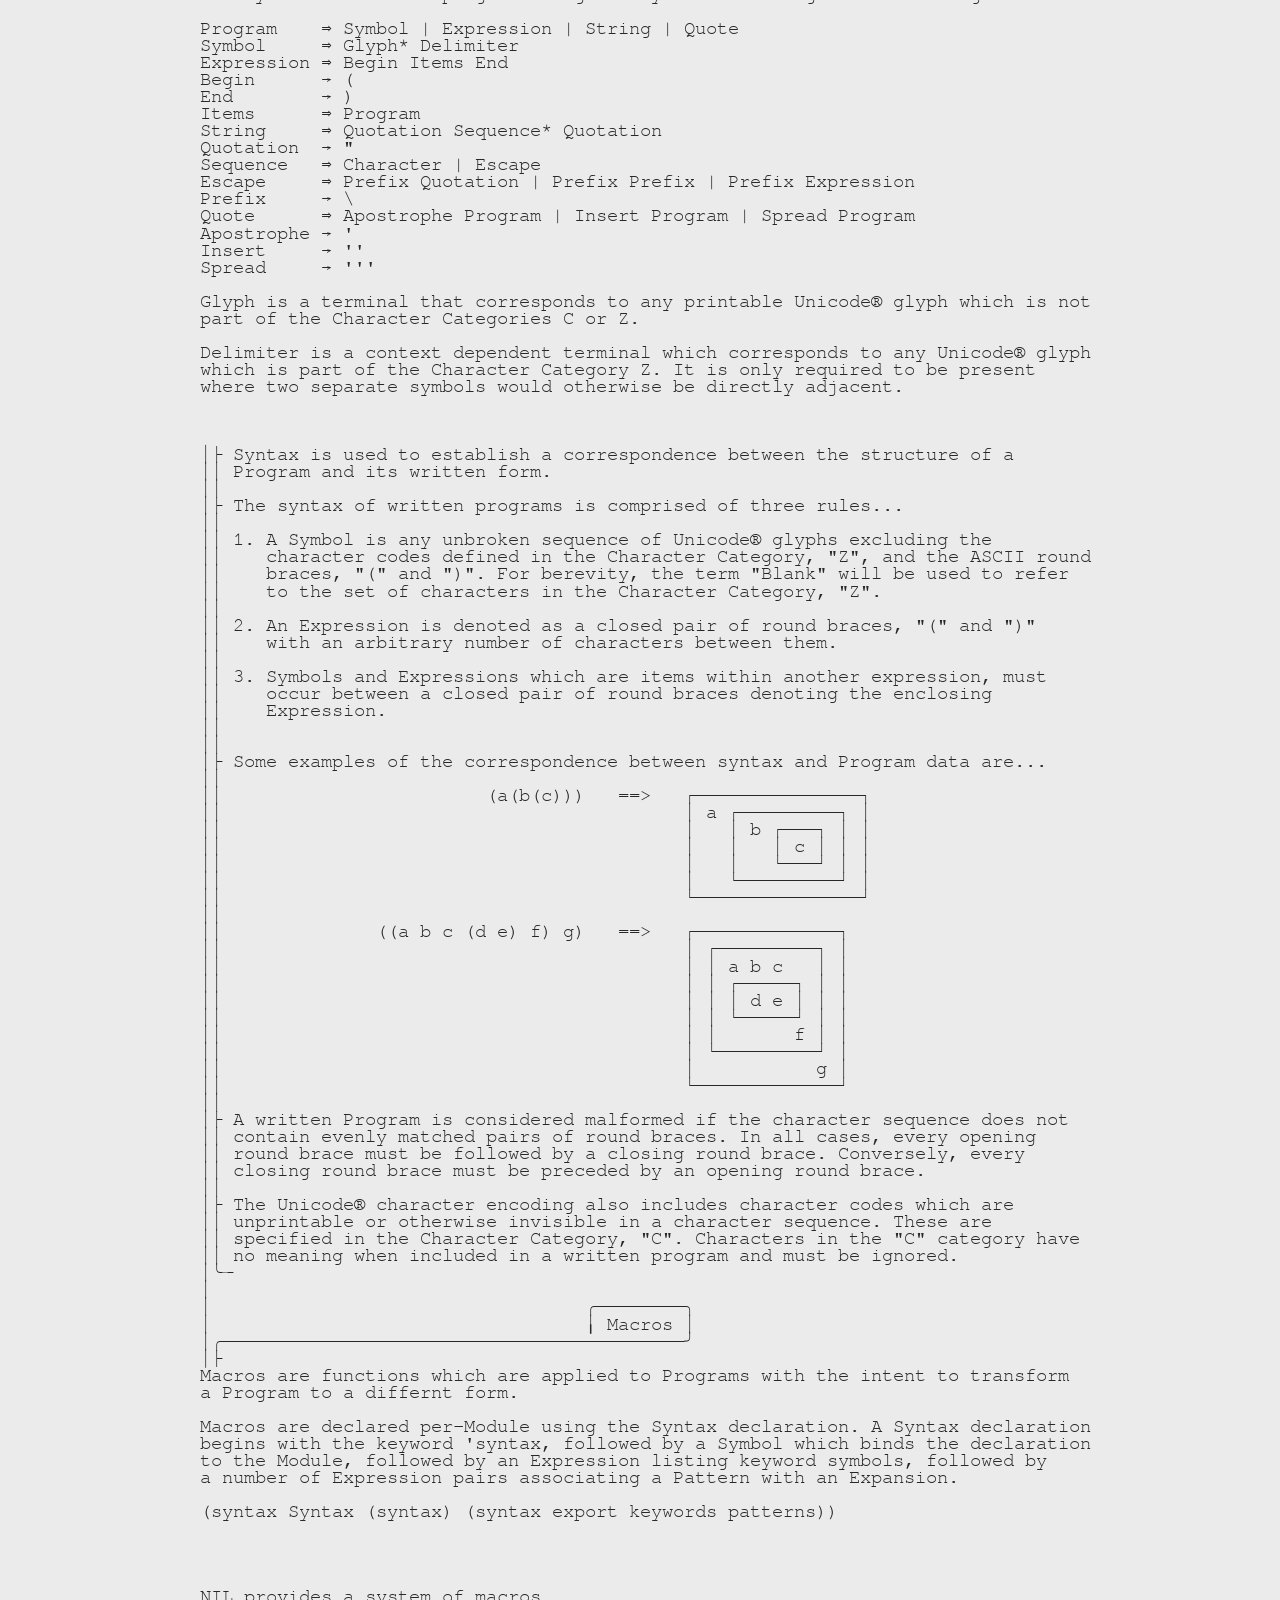
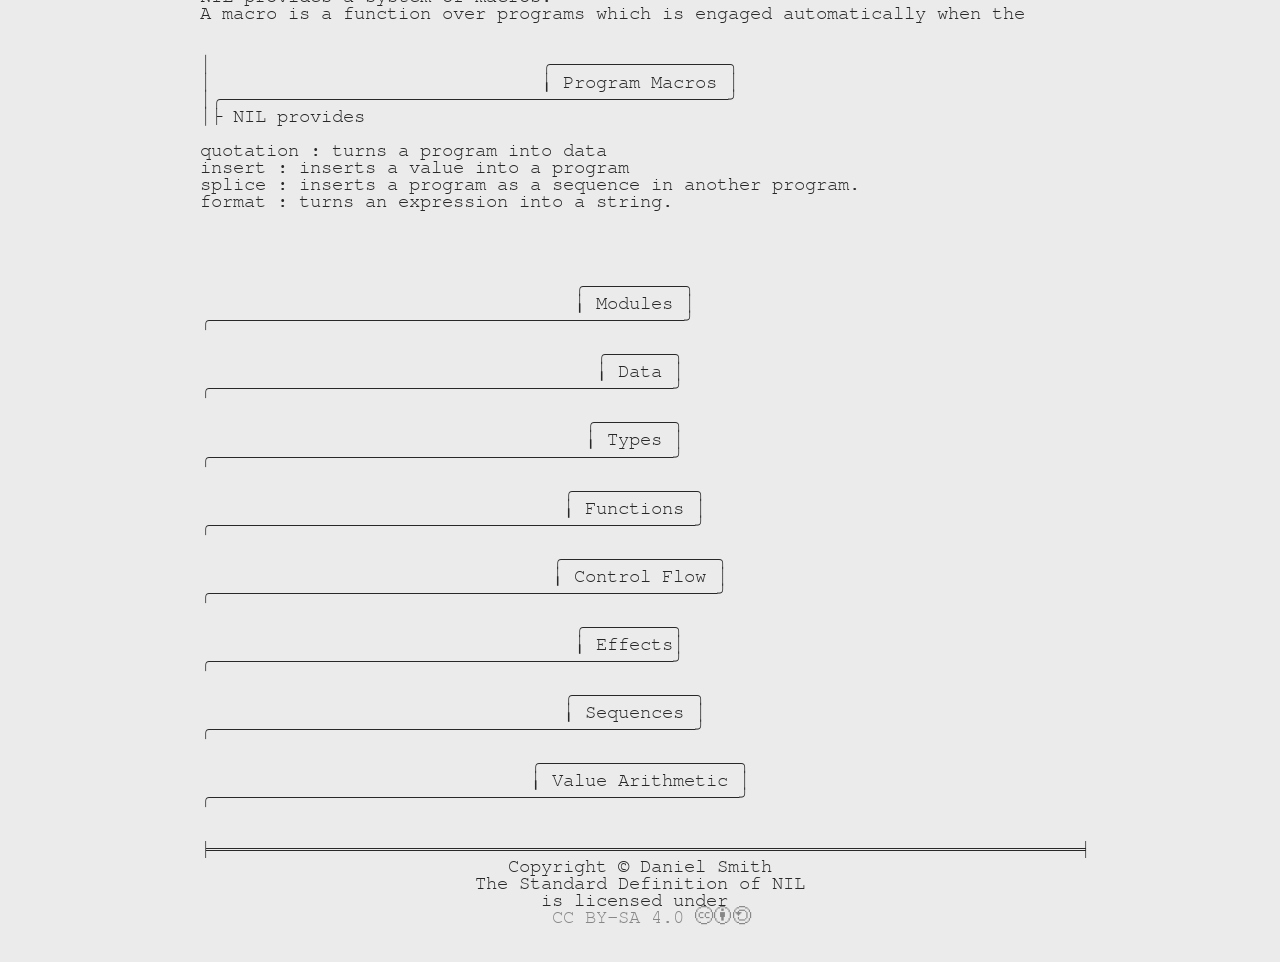
<file: doc/Spec.html>
<!DOCTYPE html>
<html>
  <head>
    <meta charset="utf-8">
    <title>The Standard Definition of NIL</title>
    <link rel="icon" href="icon/icon.svg" type="image/x-icon">
    <script src="./assets/util.js"></script>
    <style>
      @font-face { font-family:NIL-FONT; src:url('FreeMono.woff'); }
      body
      {
          font-family: NIL-FONT;
          font-variant-ligatures:none;
          font-size:calc((7px + 4vw) / 3);
          width:80ch;
          margin:auto;
          line-height: 1.55ch;
          color:var(--foregroundsecond);
          background-color:var(--backgroundsecond);
      }
      body *
      {
          font-family: NIL-FONT;
          width:auto;
          height:auto;
          font-variant-ligatures:none;
          white-space:pre;
      }
      svg
      {
          display:block;
          width:20ch;
          height:auto;
          margin:auto;
          margin-top:31vh;
          margin-bottom:69vh;
      }
      a
      {
          text-decoration:none;
          color:var(--diminished);
          outline:none;
          border-radius:0.2ch;
      }
      a[title]
      {
          color:var(--foregroundsecond);
      }
      a:hover
      {
          background-color:var(--background);
      }
      span[footnote]
      {
          position:relative;
      }
      span[footnote] > div[annotation]
      {
          position:absolute;
          bottom:100%;
          left:100%;
          display:none;
          white-space:pre;
          background-color:white;
      }
      span[footnote]:hover > div[annotation]
      {
          display:block;
      }
      div[pagebreak]
      {
          break-before:page;
          display:none;
      }
      figure
      {
          display:inline-block;
          break-inside:avoid;
          margin:0;
          padding:0;
      }
      span[theme]
      {
          cursor:pointer;
      }
      @media print
      {
          div[pagebreak]
          {
              display:block;
          }
      }
    </style>
  </head>
  <body onload="setTheme()">
   <pre>
Revision 1                             <span theme onclick="setTheme()">▒</span>                    20th September, 2025
   </pre>
   <pre style="margin-top:33vh;margin-bottom:69vh;">

                                ╭╼    
                                ╰───────────────────╮
                            The Standard Definition │
                                     ╭──────────────╯
                                     │ of 
                                     ╰────╮
                                      NIL │
                                     ╭────╯
                                     ╰╼
    </pre>
    <svg viewBox="0 0 100 100" preserveAspectRatio="xMidYMin" version="1.1" xmlns="http://www.w3.org/2000/svg" xmlns:svg="http://www.w3.org/2000/svg">
              <defs id="defs54" />
              <ellipse style="fill:none;fill-opacity:1;fill-rule:evenodd;stroke:var(--foreground);stroke-linejoin:round;stroke-miterlimit:4;stroke-dasharray:none;stroke-opacity:1"
              ry="15.550441" rx="38.556782" cy="-1.5364231" cx="62.654388" transform="matrix(0.8,0.6,-0.70710678,0.70710678,0,0)" id="ellipse45" />
              <path style="fill:none;fill-opacity:1;fill-rule:evenodd;stroke:var(--foreground);stroke-linejoin:round;stroke-miterlimit:5;stroke-dasharray:none;stroke-opacity:1"
              d="M 66.489828,62.06793 A 18.564376,18.564376 0 0 1 47.925452,82.060335 18.564376,18.564376 0 0 1 30.789107,62.06793 18.564376,18.564376 0 0 1 47.925452,43.503554 18.564376,18.564376 0 0 1 66.489828,63.495959"
              id="path47" />
              <path style="fill:none;stroke:var(--foreground);stroke-linecap:round;stroke-linejoin:miter;stroke-miterlimit:4;stroke-dasharray:none;stroke-opacity:1"
              d="M 60.777712,2.0907162 37.92925,97.768652" id="path49" />
            </svg>   
    <pre>
                                ╭──────────────╮
                                ╽ <a title href="#introduction" id="introduction">Introduction</a> │
╭──────────────────────────────────────────────╯
├ This document provides the formal definition of "NIL", an algorithmic language
│ for computer programming. 
│
├ NIL is a recursive acronym which stands for "Nil Isn't Lisp".
│
├ The purpose of this document is to promote the portability of NIL programs
│ across a variety of implementations and hardware.
│
│                                  ╭───────╮
│                                  ╽ <a title href="#scope" id="scope">Scope</a> │
│╭─────────────────────────────────────────╯
│├ This document specifies the format, meaning, and validation of NIL programs.
││
│├ This document does not specify requirements for the host system, hardware,
││ or the the internal mechanisms of an implementation.
│╰╼
│                               ╭─────────────╮
│                               ╽ <a title href="#conformance" id="conformance">Conformance</a> │
│╭────────────────────────────────────────────╯
│├ This document in its entirety constitutes a set of requirements for an
││ implementation.
││
│├ An implementation of the NIL programming language is said to be a
││ "conforming implementation" if it fulfills the requirements as set out in
││ this document.
││
│├ Requirements which are beyond the scope of this document are explicitly
││ classified as "implementation dependent".
││
│├ Requirements which must be present in some implementation dependent capacity
││ are explicitly classified as "implementation defined".
│╰╼
│                               ╭─────────────╮
│                               ╽ Conventions │
│╭────────────────────────────────────────────╯
│├ Chapters, Sections, and Subsections are denoted by nesting of runners down
││ the left margin.
││
│├ Macros, Default Functions, and other operations provided by NIL are 
││ documented by "card" figures which give the abstract name of the operation, 
││ the form of its invocation, and the type constraints which evaluation should 
││ conform to. An example card is given below.
││ 
││ ╭─────────────────╮  
││ │ [ABSTRACT NAME] ╰──────────────────────────────────────────────────────╮
││ │                                                   [SYNTAX DECLARATION] │
││ ├┄┄┄┄┄┄┄┄┄┄┄┄┄┄┄┄┄┄┄┄┄┄┄┄┄┄┄┄┄┄┄┄┄┄┄┄┄┄┄┄┄┄┄┄┄┄┄┄┄┄┄┄┄┄┄┄┄┄┄┄┄┄┄┄┄┄┄┄┄┄┄┄┤
││ │ [DESCRIPTION]                                                          │
││ ╰────────────────────────────────────────────────────────────────────────╯
││
│├ Program samples are presented in their written form between two round 
││ parentheses.
││
││                       ⎛                            ⎞
││                       ⎜ (a code sample             ⎟
││                       ⎜     (with multiple lines)) ⎟
││                       ⎝                            ⎠
││
│╰╼
│                           ╭──────────────────────╮
│                           ╽ Principals of Design │
│╭─────────────────────────────────────────────────╯
│├ There exists a notion of "small" and "large" programming. This refers to the
││ disparity between abstractions over "small" single-thread processes, compute
││ kernels, and constrained environments, and "large" multi-process systems, high 
││ complexity software with many components, and homogeneous computing 
││ architectures. As software continues to grow in complexity, the gulf between 
││ what is "small" and what is "large" increases. Additionally, the domains of 
││ "small" and "large" grow orthogonally in terms of what is needed to express
││ programs in each. NIL is designed to bridge that gap.
││
││ Both "large" and "small" programs require a certain level of expressivity.
││ However, these domains are not mutually exclusive. They require exactly the 
││ same form of expressivity. To this end, NIL provides a macro 
││ system which allows the structure and meaning of programs to be transformed 
││ programmatically in order for a domain to be modelled in its own terms while 
││ maintaining a close correspondence with the domain of the host.
││
││ Increasingly so, programs are transmitted and recieved between disparate 
││ hosts with varying levels of trust and secure capability. It becomes necessary
││ to validate programs in their initial state without allowing execution. There
││ are known limitations to validation such as detecting divergence in
││ recursion, however these limitations tend to be of little practical 
││ significance. Much more often, discrete properties of programs are the 
││ subject of validation such as whether or not a program will corrupt data, 
││ access secure resources without permission, or simply behave according to how
││ it appears. NIL provides a notion of validation such that if a program is 
││ invalidated, it can be safely rejected as malformed. This allows a program, 
││ as it is stored for transmission, to contain embedded constraints pertaining 
││ to its behavior and effects.
││
││ Both "large" and "small" programs require some degree of encapsulation. For
││ "small" programs, encapsulation serves to hide differences in hosts which have
││ no effect on the successful execution of a program. For "large" programs, 
││ encapsulation allows multiple self-contained, monolithic components to 
││ interface with each other. NIL provides first-order modules as the primary 
││ means of encapsulation. Modules may encapsulate both state and programs which 
││ allow them to fulfill a variety of approaches to program organization and 
││ the design of interfaces.
││
││ All computer programs, in both "large" and "small" domains, face challenges
││ such as the proper handling of resources, multi-process communication, and 
││ the handling of internal and external conditions such as errors. In all these
││ cases, some element of external state manifests. NIL provides a system of 
││ typed effects to address this. Typed effects allow for the introduction of 
││ non-local control flow in a rigorous fashion. Programs may employ effects to
││ abstract over, and react to, external or otherwise asynchronous stateful 
││ changes in a predictable manner.
││
││ NIL also outlines a novel interface for the creation and execution of 
││ programs. This interface is called "session based programming". This is in 
││ contrast to the practices of "batch compilation" or "dynamic programming". To
││ illustrate the difference, imagine a painter who is beginning a new 
││ painting... 
││ 
││ If the painter employed "batch compilation" as a method, they would be 
││ required to finish the painting as fast as possible in a single attempt, with
││ no mistakes. If the painter is not able to finish, they must burn the 
││ incomplete painting, dispose of all their paints, and begin anew with their 
││ next attempt.
││
││ If the painter employed "dynamic programming" as a method, they would never 
││ be able to complete the painting. The paint would never dry, and each brush 
││ stroke would affix that brush to the canvas. Not only this, the painting 
││ would be permanently stuck to the easel, and the tubes of paint and paint 
││ thinner would need to be stored with the painting at all times.
││
││ It's apparent from these analogies that neither of the existing approaches 
││ is feasible. It's possible to paint in that manner, but extremely tedious.
││ Session based programming provides a compromise between the two extremes.
││ The painter can paint over multiple periods without needing to destroy their 
││ incomplete work. At the same time the painter may discard their paints, 
││ brushes and easel when they're finished. In terms of programming, a 
││ programmer may use NIL to run and inspect partial or incomplete programs 
││ within a managed context. When the programmer decides their program is 
││ complete, they may extract a static executable from that context.
│╰╼ 
╰╼

There exists a notion of "small" and "large" programming. This refers to the 
disparity between abstractions.
                                
                                  ╭──────────╮
                                  ╽ Sessions │
╭────────────────────────────────────────────╯
├ Sessions are the abstract interface through which a programmer may utilize
│ NIL.
│
├ A Session is minimally a live process which exposes a duplex stream of UTF-8
│ encoded Unicode® characters and maintains a Module. The programmer will 
│ submit written Programs via this stream which may affect the bindings in the
│ Session's Module, and the Session will return the results of execution as the 
│ written Program which constructs it.
│
├ A Session will always evaluate a Program submitted by the programmer so long 
│ as it can be validated.
│
├ A Session will provide capabilities for transforming NIL Programs into 
│ programs which are understood by the host.
│
├ A Session will provide capabilities for inspecting NIL Programs, and the 
│ effects of their execution.
│
│                                 ╭─────────╮
│                                 ╽ Context │
│╭──────────────────────────────────────────╯
│├ The Module which is maintained by an active Session is referred to as the
││ Context.
││
│├ When a Session begins evaluation of a Program, it shall use the Context to 
││ determine the meaning and effects of the program.
││
│├ The Context contains sub-Modules which are accessible to Programs.
││ They are...
││ ⎡
││ ⎢ ⋅ Default
││ ⎢ ⋅ System
││ ⎢ ⋅ Auxiliary
││ ⎣
││ 
│├ The Context implicitly exposes these Modules to Programs as if by evaluating 
││ the following Program...
││
││                  ⎛                                      ⎞
││                  ⎜ (define Default   (load 'Default))   ⎟
││                  ⎜ (define System    (load 'System))    ⎟
││                  ⎜ (define Auxiliary (load 'Auxiliary)) ⎟
││                  ⎜ (use Default System Auxiliary)       ⎟
││                  ⎝                                      ⎠
││
│├ The Default Module shall contain the definitions which form the NIL language,
││ or in other words the definitions set out in this document. A complete 
││ listing is given <a href="#Default-Module">here</a>.
││
│├ The System Module shall contain implementation defined definitions which 
││ facilitate access to the host system.
││
│├ The Auxiliary Module shall contain any other implementation defined 
││ definitions which are not associated with the System Module and are outside 
││ the scope of this document.
││
│├ The Session may only ever refer to a single Module when evaluating a Program.
││ The Module referred to by the Session is called the Top-Level.
││ When a Session is first started, the Top-Level will always be the Context, 
││ the implicit Module which uses the Default, System, and Auxiliary Modules.
││ The Top-Level may be set programmatically to a different Module.
│╰╼
│
│                              ╭────────────────╮
│                              ╽ Session Macros │
│╭──────────────────────────────────────────────╯
│├ NIL provides Macros which allow the duplex stream to be accessed 
││ programmatically. They are defined here as Macros since their inner 
││ mechanisms may be implementation defined and may result in different behavior
││ depending on the host system. They are as follows...
││
││ ╭──────╮  
││ │ Load ╰─────────────────────────────────────────────────────────────────╮
││ │ (syntax Load (load) (load path) (((Path) → Load-Failed Module) path)   │
││ ├┄┄┄┄┄┄┄┄┄┄┄┄┄┄┄┄┄┄┄┄┄┄┄┄┄┄┄┄┄┄┄┄┄┄┄┄┄┄┄┄┄┄┄┄┄┄┄┄┄┄┄┄┄┄┄┄┄┄┄┄┄┄┄┄┄┄┄┄┄┄┄┄┤
││ │ Load will accept a path list that points to location of a saved NIL    │
││ │ Module.                                                                │
││ │                                                                        │
││ │ Load will convert the saved Module file into a live Module instance    │
││ │ which will be returned as the result.                                  │
││ │                                                                        │
││ │ If a path list is given that does not point to the location of a NIL   │
││ │ Module, this Expression will call the 'load-failed effect.             │
││ │                                                                        │
││ │ If there is an implementation dependent failure when the Session       │
││ │ attempts to load the Module, this Expression will call the             │
││ │ 'load-failed effect.                                                   │
││ ╰────────────────────────────────────────────────────────────────────────╯
││
││ ╭──────╮  
││ │ Save ╰─────────────────────────────────────────────────────────────────╮
││ │    (syntax Save (save)                                                 │
││ │     (save path) (((Module) (Path) → Save-Failed _) Context path)       │
││ │     (save module path) (((Module) (Path) → Save-Failed _) module path) │
││ ├┄┄┄┄┄┄┄┄┄┄┄┄┄┄┄┄┄┄┄┄┄┄┄┄┄┄┄┄┄┄┄┄┄┄┄┄┄┄┄┄┄┄┄┄┄┄┄┄┄┄┄┄┄┄┄┄┄┄┄┄┄┄┄┄┄┄┄┄┄┄┄┄┤
││ │ Save will accept a path list that points to a location where the       │
││ │ Module, given as the first parameter, will be stored as a file.        │
││ │                                                                        │
││ │ If the first parameter is Nil, then the current top-level will be      │
││ │ stored.                                                                │
││ │                                                                        │
││ │ If the target of the path list does not exist, the Session will        │
││ │ attempt to create directory structure denoted by the path list.        │
││ │                                                                        │
││ │ If the target of the path list exists, the Session will attempt to     │
││ │ overwrite the existing file or Module.                                 │
││ │                                                                        │
││ │ If there is any implementation dependent failure when the Session      │
││ │ attempts to save the Module, this Expression will call the             │
││ │ 'save-failed effect.                                                   │
││ ╰────────────────────────────────────────────────────────────────────────╯
││
││ ╭──────╮  
││ │ Read ╰─────────────────────────────────────────────────────────────────╮
││ │                (syntax Read (read)                                     │
││ │                 (read) ((type (_ → End Character) (_ → End Program)))) │
││ ├┄┄┄┄┄┄┄┄┄┄┄┄┄┄┄┄┄┄┄┄┄┄┄┄┄┄┄┄┄┄┄┄┄┄┄┄┄┄┄┄┄┄┄┄┄┄┄┄┄┄┄┄┄┄┄┄┄┄┄┄┄┄┄┄┄┄┄┄┄┄┄┄┤
││ │ Read will consume characters from the Session duplex input stream and  │
││ │ interpret them as one of several forms of data.                        │
││ │                                                                        │
││ │ Depending on the desired result type, Read will either yield a Program │
││ │ or a single character.                                                 │
││ │                                                                        │
││ │ If the duplex input ends before Read can interpret a completed written │
││ │ Program or consume the next Character value, Read will call the 'eof   │
││ │ effect.                                                                │
││ ╰────────────────────────────────────────────────────────────────────────╯
││ 
││ ╭──────╮
││ │ Peek ╰─────────────────────────────────────────────────────────────────╮
││ │                             (syntax Peek (peek)                        │
││ │                              (peek) (((Natural) → End Character) 1)    │
││ │                              (peek n) (((Natural) → End Character) n)) │
││ ├┄┄┄┄┄┄┄┄┄┄┄┄┄┄┄┄┄┄┄┄┄┄┄┄┄┄┄┄┄┄┄┄┄┄┄┄┄┄┄┄┄┄┄┄┄┄┄┄┄┄┄┄┄┄┄┄┄┄┄┄┄┄┄┄┄┄┄┄┄┄┄┄┤
││ │ Peek will yield a Character value from the Session duplex input        │
││ │ without consuming it.                                                  │
││ │                                                                        │
││ │ Peek will accept a Natural number which denotes the number of          │
││ │ index positions in the duplex input beyond the current next Character  │
││ │ value which Peek will yield.                                           │
││ │                                                                        │
││ │ If the duplex input ends before Peek can yield the requested Character │
││ │ value, Peek will call the eof effect.                                  │
││ ╰────────────────────────────────────────────────────────────────────────╯
││ 
││ ╭───────╮
││ │ Print ╰────────────────────────────────────────────────────────────────╮
││ │               (syntax Print (print)                                    │
││ │                (print data) (((List) → Print-Failure Judgement) data)) │
││ ├┄┄┄┄┄┄┄┄┄┄┄┄┄┄┄┄┄┄┄┄┄┄┄┄┄┄┄┄┄┄┄┄┄┄┄┄┄┄┄┄┄┄┄┄┄┄┄┄┄┄┄┄┄┄┄┄┄┄┄┄┄┄┄┄┄┄┄┄┄┄┄┄┤
││ │ Print accepts a list of Symbols, Strings, and Expressions. It will     │
││ │ collate each item into a single string containing their written forms. │
││ │                                                                        │
││ │ The written form of an item will be identical to the String yielded by │
││ │ applying Format to that item.                                          │
││ │                                                                        │
││ │ The written form of each item will be appended to the Print String in  │
││ │ the order of its index as an item in the Expression invoking Print.    │
││ │                                                                        │
││ │ Expressions are not converted to their written form, but instead are   │
││ │ evaluated and their result is converted to written form.               │
││ │                                                                        │
││ │ After collating the written form of all the items in its invocation    │
││ │ Expression, Print will send the String data through the Session duplex │
││ │ output.                                                                │
││ │                                                                        │
││ │ If any implementation defined error occurrs when attempting to Print,  │
││ │ the 'print-failure effect is called.                                   │
││ ╰────────────────────────────────────────────────────────────────────────╯
││
││ ╭──────────╮
││ │ Evaluate ╰─────────────────────────────────────────────────────────────╮
││ │                             (syntax Evaluate (evaluate)                │
││ │                              (evaluate p) (((Program) → Invalid *) p)) │
││ ├┄┄┄┄┄┄┄┄┄┄┄┄┄┄┄┄┄┄┄┄┄┄┄┄┄┄┄┄┄┄┄┄┄┄┄┄┄┄┄┄┄┄┄┄┄┄┄┄┄┄┄┄┄┄┄┄┄┄┄┄┄┄┄┄┄┄┄┄┄┄┄┄┤
││ │ Evaluate accepts a Program and optionally a Module. It will evaluate   │
││ │ the Program, using the Module as the top-level if provided, as if the  │
││ │ Program was recieved from the Session input.                           │
││ │                                                                        │
││ │ If the Program provided to Evaluate cannot be validated, Evaluate will │
││ │ call the 'invalid Effect.                                              │
││ ╰────────────────────────────────────────────────────────────────────────╯

Enter : 
(syntax Enter (enter)
 (enter module) (((Module) → _) module))

Enter will set the Top-Level to the provided Module.

Leave : 
(syntax Leave (leave) (leave) ((_ → Quit _)))
Leave will set the Top-Level to the Module which was previously the Top-Level 
before the most recent call to Enter.
If the Top-Level is the Context, the Session will terminate with the Quit 
effect.

Quit :
(syntax Quit (quit) (quit) ((_ → Quit (Quit))))
Quit will cause the Session to terminate with the Quit effect.



││
│├ A path list, as used in Load and Save, is a list of Symbols and String data 
││ which corresponds to a directory structure. Each item in the list shall 
││ correspond to the name of a directory, with the last item in the list 
││ corresponding to the name of a file. String data shall correspond directly to 
││ a name in the filesystem which matches its Character contents. A Symbol shall
││ correspond to a name in the filesystem which matches the Character contents
││ of that Symbol's written form as if obtained by applying Format to that 
││ Symbol.
│╰╼
│
│                             ╭─────────────────╮
│                             ╽ Character Hooks │
│╭──────────────────────────────────────────────╯
│├ When the Session is reading from the duplex input, or Read has been invoked 
││ by a program, the Session employs a system of "hooks" in order to interpret
││ the Characters in the stream as NIL entities.
││ A "hook" is a pair of a Character value (a Unicode® code point) and a 
││ function which will perform the actual consumption of Character values and 
││ construct a NIL entity accordingly.
││
│├ A Session utilizes Hooks in the following manner...
││ 1. A Session will await Character values to be submitted to the duplex input.
││ 2. When a Character value is submitted, the Session will check the Hook 
││    Characters for a value that matches.
││ 3. If a Hook Character matches the Character from the duplex input, the 
││    associated Hook Function will be called.
││    If no Character matches the input Character, the Session will discard that
││    Character.
││ 4. After discarding the Character, or the Hook Function returning, the 
││    Session will repeat this process from step 1.
││
│├ A Hook Function will be invoked when the Session's Read capability encounters
││ a Character value in the duplex input stream which matches the Character value
││ for which that Hook is set.
││ 
│├ Hooks are global to the current live Session.
││
│├ Hooks are created or existing Hooks are updated with the following Macro...
││
││ ╭──────╮
││ │ Hook ╰─────────────────────────────────────────────────────────────────╮
││ │                                            '(hook ''string ''function) │
││ │          (((array Character 1) ((type (_ → *) _)) → (type Function _)) │
││ ├┄┄┄┄┄┄┄┄┄┄┄┄┄┄┄┄┄┄┄┄┄┄┄┄┄┄┄┄┄┄┄┄┄┄┄┄┄┄┄┄┄┄┄┄┄┄┄┄┄┄┄┄┄┄┄┄┄┄┄┄┄┄┄┄┄┄┄┄┄┄┄┄┤
││ │ Hook will accept a Character value given as a String of cardinality 1  │
││ │ and a Function which takes no arguments and may return any NIL entity. │
││ │                                                                        │
││ │ If the Function parameter is Nil, then Hook will yield the Function,   │
││ │ if one exists, otherwise Hook will yield Nil.                          │
││ ╰────────────────────────────────────────────────────────────────────────╯
││ 
││                             ╭───────────────╮
││                             ╽ Default Hooks │
││╭────────────────────────────────────────────╯
││├ When a Session starts, there are certain Hooks which are guaranteed to be 
│││ present before the Session begins reading from the duplex input, these Hooks
│││ are...
│││ ⎡ 
│││ ⎢ · "("
│││ ⎢ · "\""
│││ ⎢ · "'"
│││ ⎣
│││ These three hooks correspond to the three Character syntaxes which make up
│││ the written form of Programs. The Functions associated with these may be 
│││ implementation defined, but must conform to the formal grammar set out in 
│││ the subsection on Syntax in the following Chapter.
││╰╼
│╰╼
╰╼
                                  ╭──────────╮
                                  ╽ Programs │
╭────────────────────────────────────────────╯
├ Programs are the medium through which the behavior and effects of execution
│ can be specified. Programs are also a form of Data.
│
├ Programs are represented by a structure composed of Symbols and Expressions.
│ Symbols are atomic and cannot be decomposed into smaller structures.
│ Expressions are composite and contain sequences of other Symbols and
│ Expressions.
│
├ A "written Program" refers to the format used for storage and transmission of
│ NIL programs. Written Programs are represented by UTF-8 encoded Unicode® 
│ character sequences.
│
├ Syntax is used to draw a correspondence between a Program and its written form.
│
│                                  ╭────────╮
│                                  ╽ Syntax │
│╭──────────────────────────────────────────╯ 


Syntax is used to establish a correspondence between the structure of a Program 
and its written form.

The syntax of written programs is given by the following extended BNF grammar.

Program    ⇒ Symbol | Expression | String | Quote
Symbol     ⇒ Glyph* Delimiter
Expression ⇒ Begin Items End
Begin      → (
End        → )
Items      ⇒ Program
String     ⇒ Quotation Sequence* Quotation
Quotation  → "
Sequence   ⇒ Character | Escape
Escape     ⇒ Prefix Quotation | Prefix Prefix | Prefix Expression
Prefix     → \
Quote      ⇒ Apostrophe Program | Insert Program | Spread Program
Apostrophe → '
Insert     → ''
Spread     → '''

Glyph is a terminal that corresponds to any printable Unicode® glyph which is not
part of the Character Categories C or Z.

Delimiter is a context dependent terminal which corresponds to any Unicode® glyph
which is part of the Character Category Z. It is only required to be present 
where two separate symbols would otherwise be directly adjacent.



│├ Syntax is used to establish a correspondence between the structure of a 
││ Program and its written form.
││
│├ The syntax of written programs is comprised of three rules...
││    
││ 1. A Symbol is any unbroken sequence of Unicode® glyphs excluding the  
││    character codes defined in the Character Category, "Z", and the ASCII round 
││    braces, "(" and ")". For berevity, the term "Blank" will be used to refer
││    to the set of characters in the Character Category, "Z".
││
││ 2. An Expression is denoted as a closed pair of round braces, "(" and ")" 
││    with an arbitrary number of characters between them.
││
││ 3. Symbols and Expressions which are items within another expression, must 
││    occur between a closed pair of round braces denoting the enclosing
││    Expression.
││    
││
│├ Some examples of the correspondence between syntax and Program data are...
<figure>││
││                        (a(b(c)))   ==>   ┌───────────────┐
││                                          │ a ┌─────────┐ │
││                                          │   │ b ┌───┐ │ │
││                                          │   │   │ c │ │ │
││                                          │   │   └───┘ │ │
││                                          │   └─────────┘ │
││                                          └───────────────┘
││
││              ((a b c (d e) f) g)   ==>   ┌─────────────┐
││                                          │ ┌─────────┐ │
││                                          │ │ a b c   │ │
││                                          │ │ ┌─────┐ │ │
││                                          │ │ │ d e │ │ │
││                                          │ │ └─────┘ │ │
││                                          │ │       f │ │
││                                          │ └─────────┘ │
││                                          │           g │ 
││                                          └─────────────┘
││</figure>
│├ A written Program is considered malformed if the character sequence does not
││ contain evenly matched pairs of round braces. In all cases, every opening 
││ round brace must be followed by a closing round brace. Conversely, every 
││ closing round brace must be preceded by an opening round brace.
││
│├ The Unicode® character encoding also includes character codes which are
││ unprintable or otherwise invisible in a character sequence. These are 
││ specified in the Character Category, "C". Characters in the "C" category have
││ no meaning when included in a written program and must be ignored.
│╰╼
│           
│                                  ╭────────╮ 
│                                  ╽ Macros │
│╭──────────────────────────────────────────╯
│├
Macros are functions which are applied to Programs with the intent to transform
a Program to a differnt form.

Macros are declared per-Module using the Syntax declaration. A Syntax declaration
begins with the keyword 'syntax, followed by a Symbol which binds the declaration
to the Module, followed by an Expression listing keyword symbols, followed by 
a number of Expression pairs associating a Pattern with an Expansion.

(syntax Syntax (syntax) (syntax export keywords patterns))




NIL provides a system of macros.
A macro is a function over programs which is engaged automatically when the


│                              ╭────────────────╮
│                              ╽ Program Macros │
│╭──────────────────────────────────────────────╯
│├ NIL provides

quotation : turns a program into data
insert : inserts a value into a program
splice : inserts a program as a sequence in another program.
format : turns an expression into a string.



         
                                  ╭─────────╮
                                  ╽ Modules │
╭───────────────────────────────────────────╯

                                    ╭──────╮
                                    ╽ Data │
╭──────────────────────────────────────────╯

                                   ╭───────╮
                                   ╽ Types │
╭──────────────────────────────────────────╯

                                 ╭───────────╮
                                 ╽ Functions │
╭────────────────────────────────────────────╯

                                ╭──────────────╮
                                ╽ Control Flow │
╭──────────────────────────────────────────────╯

                                  ╭────────╮
                                  ╽ Effects│
╭──────────────────────────────────────────╯

                                 ╭───────────╮
                                 ╽ Sequences │
╭────────────────────────────────────────────╯

                              ╭──────────────────╮
                              ╽ Value Arithmetic │
╭────────────────────────────────────────────────╯


╞═══════════════════════════════════════════════════════════════════════════════╡
                            Copyright © Daniel Smith                            
                         The Standard Definition of NIL
                               is licensed under
                                <a href="https://creativecommons.org/licenses/by-sa/4.0/" target="_blank">CC BY-SA 4.0 🅭🅯🄎</a>
    </pre>
  </body>
</html>
</file>
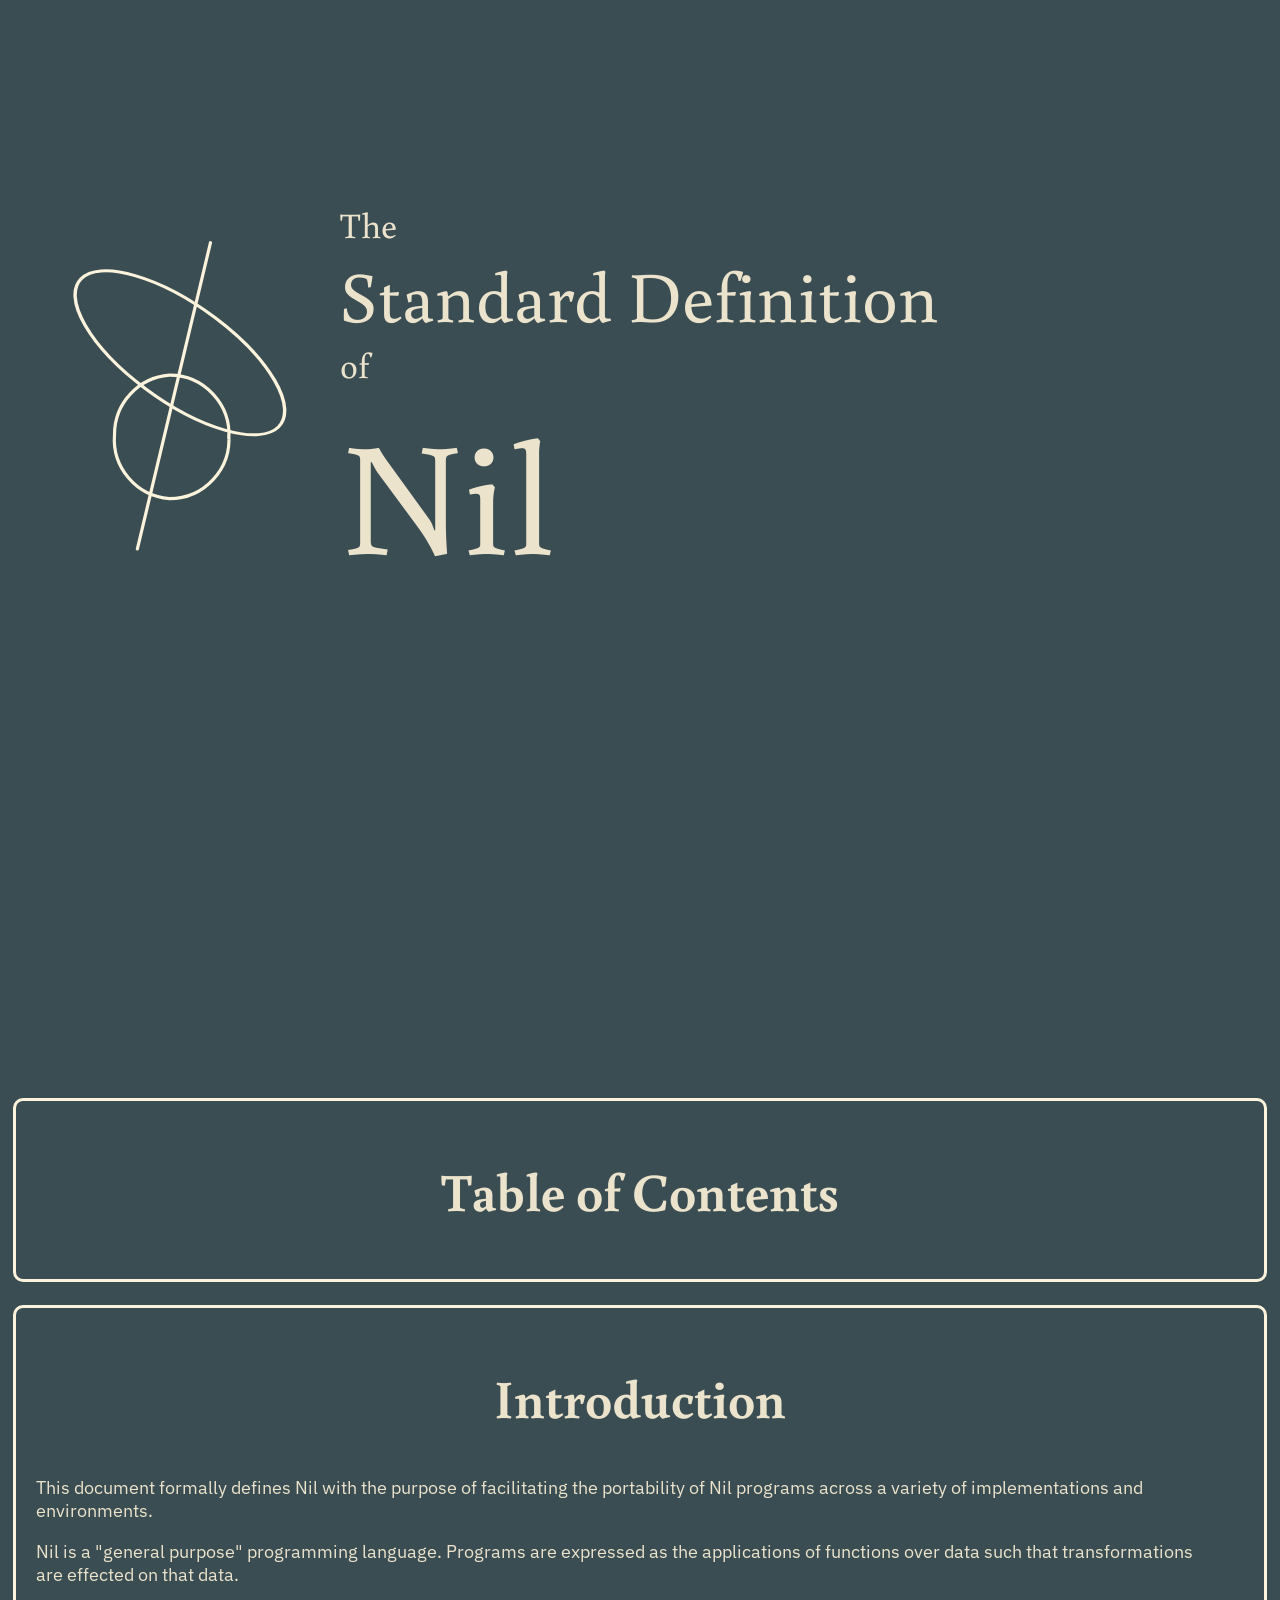
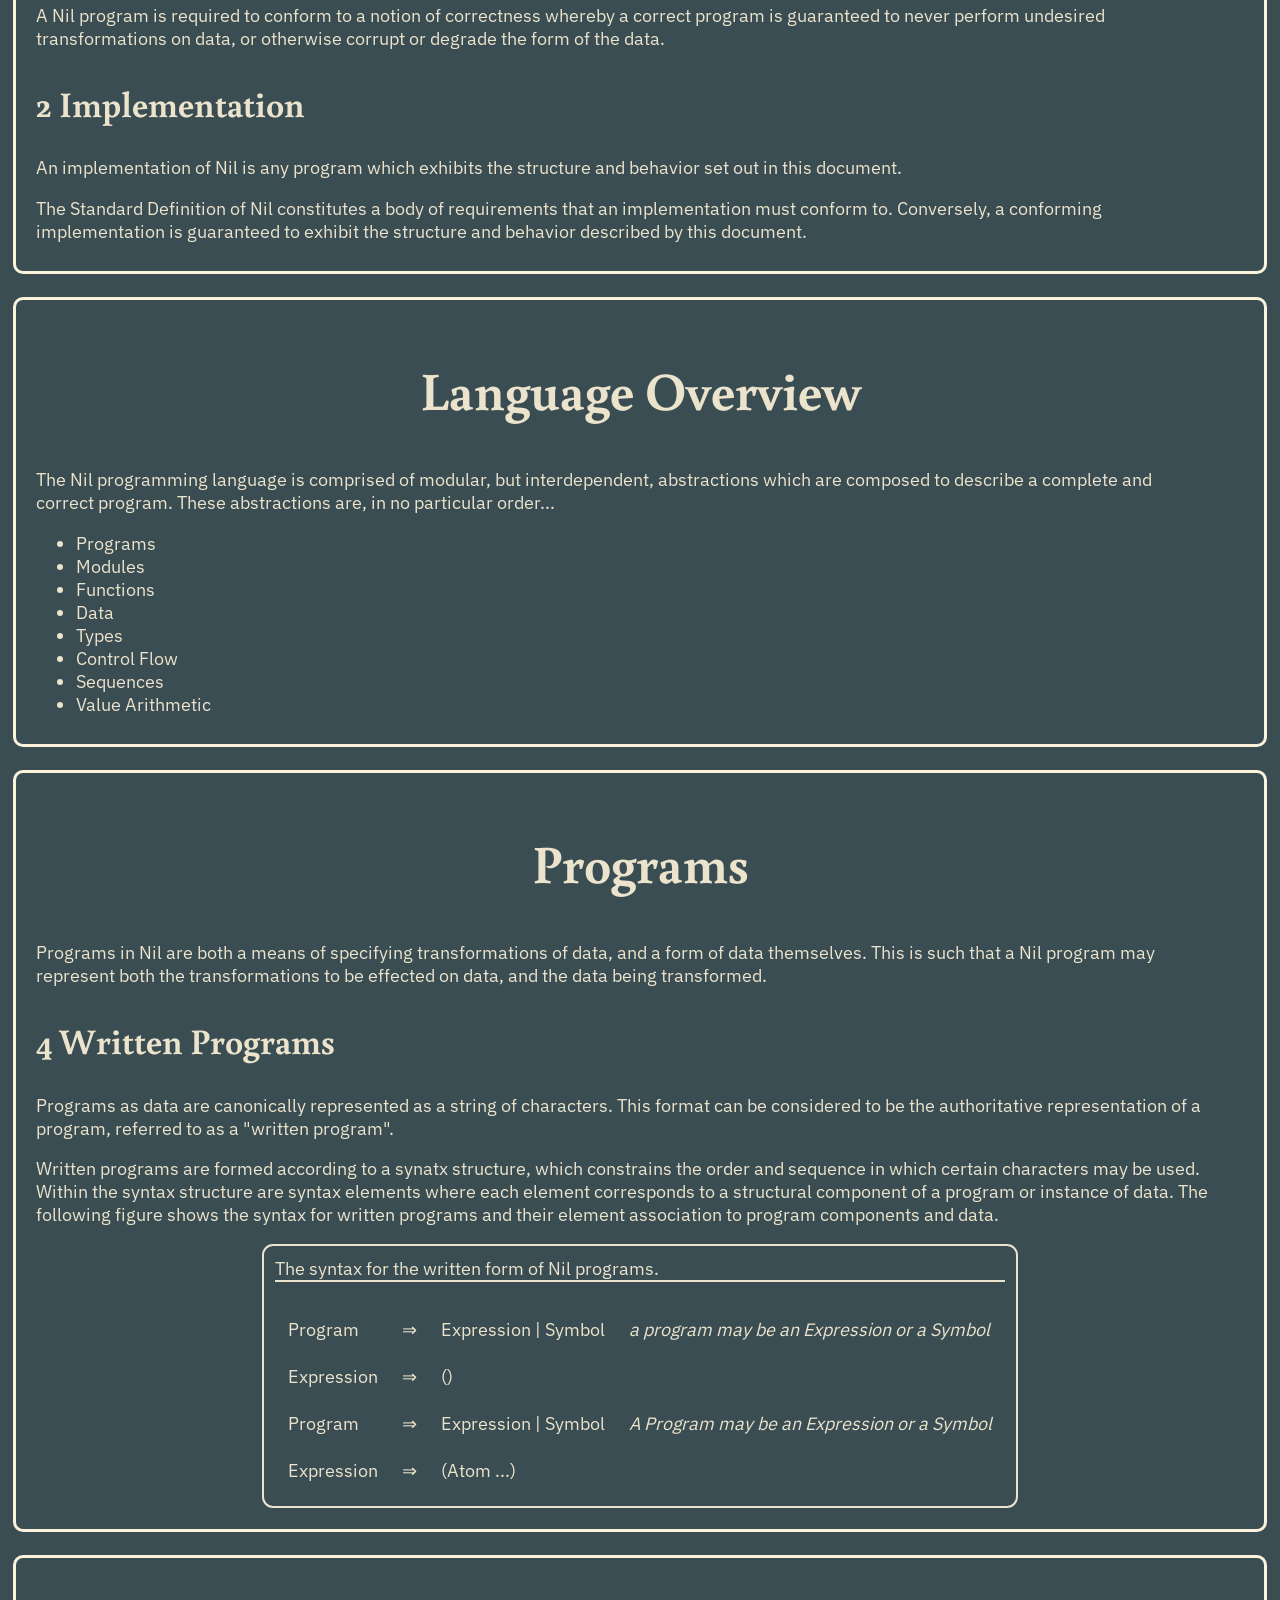
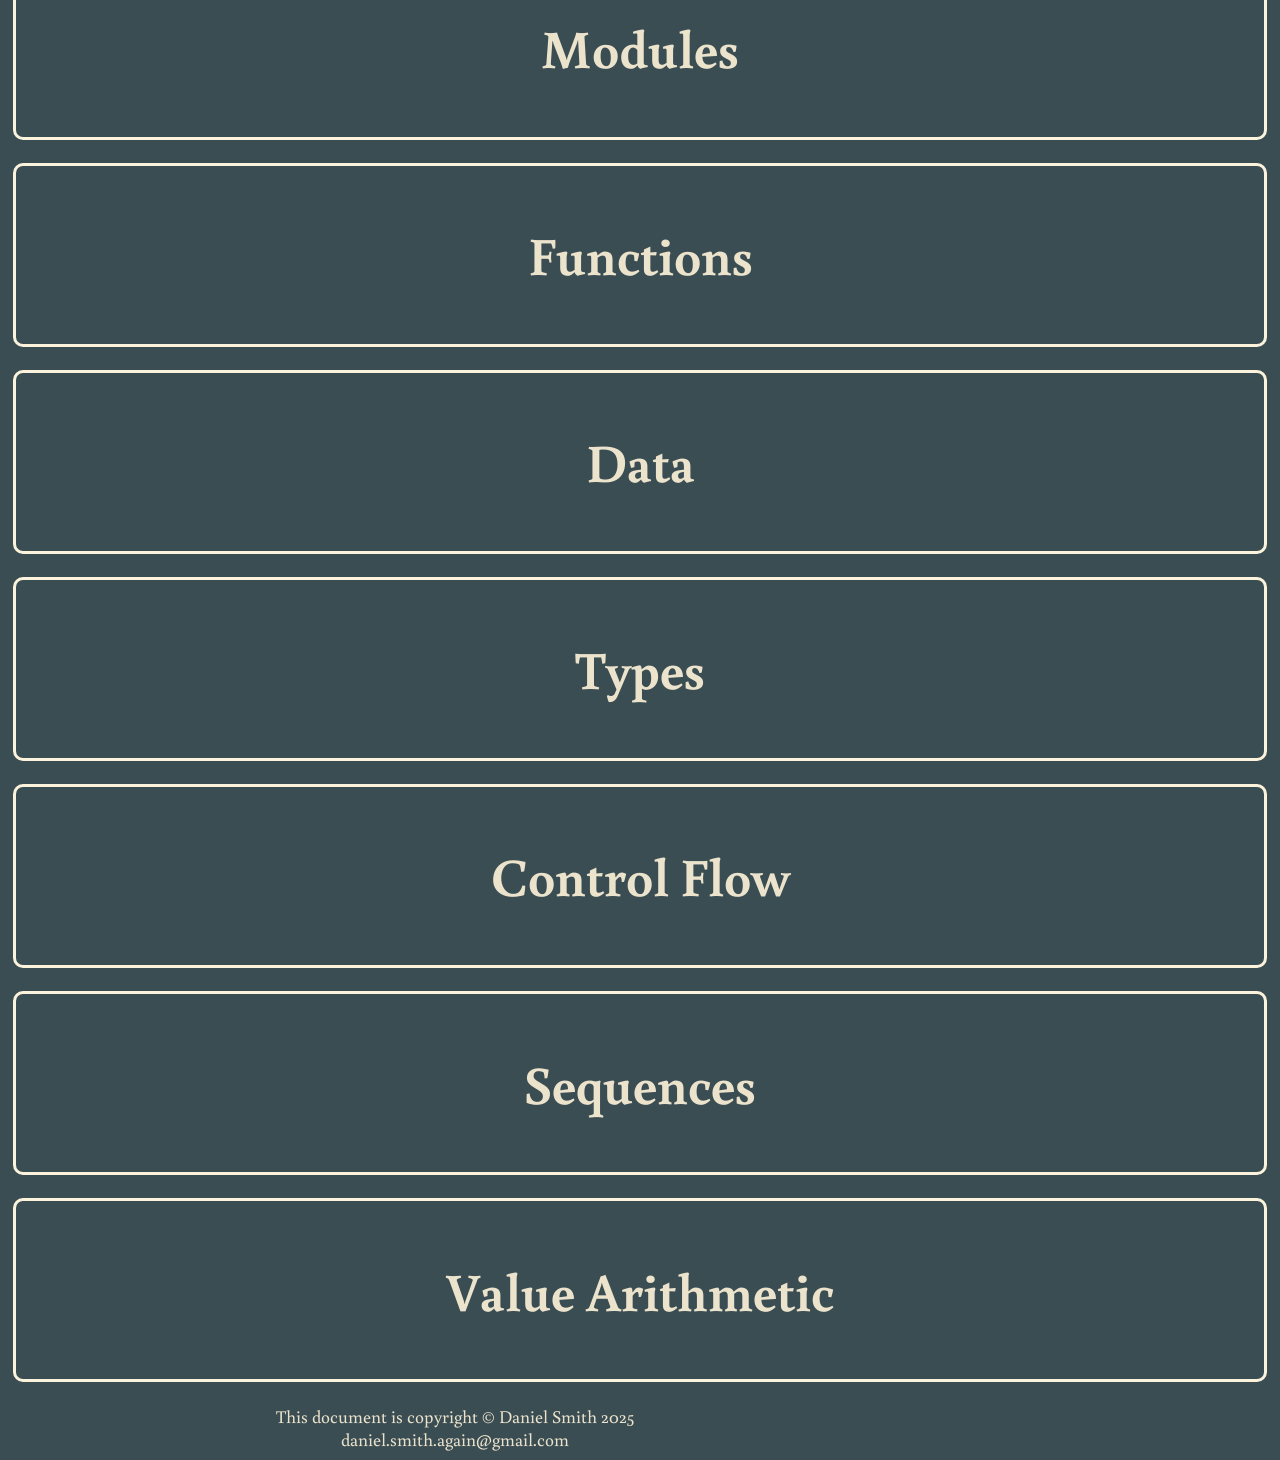
<file: doc/The-Standard-Definition-Of-Nil.html>
<!DOCTYPE html>
<html>
  <head>
    <meta charset="utf-8">
    <title>The Standard Definition of Nil</title>
    <link rel="icon" href="./icon/icon.webp" type="image/x-icon" />
    <link rel="manifest" href="./icon/site.webmanifest">
    <meta name="msapplication-TileColor" content="#da532c">
    <meta name="theme-color" content="#ffffff">
    <script src="./assets/util.js"></script>
    <style>
      @font-face { font-family:nil-definition-mono; src:url('./assets/OverpassMNerdFontMono-Regular.otf'); }
      @font-face { font-family:nil-definition-noto; src:url('./assets/NotoSansMonoVariable.ttf'); }
      @font-face { font-family:nil-definition-serif; src:url('./assets/Buenard-Variable.ttf'); }
      @font-face { font-family:nil-definition-sans; src:url('./assets/IBM-Plex-Sans-Var-Roman.woff2'); font-weight: normal; font-style: normal;}
      :root
      {
        --size: calc(7px + ((1vw + 1vh) / 2));
      }
      html { width: 100%; height: 100%; scrollbar-color: var(--foregroundsecond) var(--backgroundsecond); }
      /*::-webkit-scrollbar { color: var(--foregroundsecond); }
      ::-webkit-scrollbar { }*/
      body
      {
        color: var(--backgroundsecond);
        background-color:var(--foregroundsecond);
        font-size:var(--size);
        max-width: min(69vw, 160ch);
        margin: auto;
        overflow: auto;
      }
      body *
      {
        font-family: nil-definition-sans nil-definition-noto;
        font-variant-ligatures: none;
        max-width: 100%;
        scrollbar-color: var(--foregroundsecond);
      }
      header { min-height: 100vh; padding-top: 9lh; align-items:center;}
      a { text-decoration: none; color: var(--diminished); }
      svg {width: 25vw; }
      h1 { font-size: calc(var(--size) * 3); }
      h2 { font-size: calc(var(--size) * 2); }
      h3 { font-size: calc(var(--size) * 1.5); }
      h4 { font-size: calc(var(--size) * 1.5); }
      main h1 { width: 100%; text-align: center; }
      summary > h2, summary > h3, summary > h4 { display: inline; }
      summary { list-style-type: none; cursor: pointer; }
      details summary::after { content: '...'; }
      details[open] summary::after { content: '-';}
      figure 
      { 
        width: 69%; 
        border: solid 0.2ch var(--backgroundsecond); 
        border-radius: 1ch; 
        padding: 1ch;
        margin: auto; 
        margin-bottom: 1ch;
      }
      figcaption { border-bottom: solid 0.2ch var(--backgroundsecond); margin-bottom: 1lh; }
      main 
      {
        counter-reset: clause-number 0; 
        counter-reset: article-number 0; 
        counter-reset: chapter-count 0; 
        counter-reset: section-count 0; 
        counter-reset: subsectioncount 0;
      }
      h2::before { content: counter(chapter-count) ' '; }
      h3::before { content: counter(chapter-count) ' . ' counter(section-count) ' '; }
      h4::before { counter-increment: subsection; content: counter(chapter-count) ' . ' counter(section-count) ' . ' counter(subsection-count) ' '; }
      main article 
      { 
        counter-set: clause-number 0;
        counter-increment: article-number;
        counter-increment: chapter-count; 
        border: solid 0.3ch var(--background);
        border-radius: 1ch;
        padding: 1ch;
        padding-left: 2ch;
        padding-right: 2ch;
        margin-bottom: 1lh;
        outline: none;
      }
      main table { width: max-content; }
      main tr { width: 100%; }
      main td { padding: 1ch; }
      main table[bnf] tr > td:last-child { text-align: right; }
      main table[border] { border: solid 0.2ch var(--foregroundsecond); }
      main table[border] td { border: solid 0.2ch var(--foregroundsecond); }
      span[greyed] { color: var(--diminished); }
      main *, header *, footer * { font-family: nil-definition-serif; }
      main article h1, main article h2, main article h3, main article h4 { font-family: nil-definition-serif; }
      main article * { font-family: nil-definition-sans;}
      main > article p { max-width: calc(100% - 3ch); counter-increment: clause-number; }
      main > article p::after
      {
        vertical-align:top;
        content: ' ' counter(clause-number) ' ';
        position: absolute; 
        right: calc(0% + 17vw);
        color: var(--diminished);
      }
      footer { text-align: center; width: 100%; max-width: min(69vw, 160ch); }
      footer > * { margin: auto; }
      @media screen and (max-width: 160ch)
      {
        body { width: auto; max-width: calc(100% - 3ch); padding: 1ch; }
        figure { width: fit-content; }
        main > article p::after { position: absolute; right: calc(0% - 3vw); }
      }
    </style>
  </head>
  <body onload="setup()">
    <header onclick="setTheme()">
      <table>
        <tr>
          <td>
            <svg viewBox="0 0 100 100" preserveAspectRatio="xMidYMin" version="1.1" xmlns="http://www.w3.org/2000/svg" xmlns:svg="http://www.w3.org/2000/svg">
              <defs id="defs54" />
              <ellipse style="fill:none;fill-opacity:1;fill-rule:evenodd;stroke:var(--background);stroke-linejoin:round;stroke-miterlimit:4;stroke-dasharray:none;stroke-opacity:1"
              ry="15.550441" rx="38.556782" cy="-1.5364231" cx="62.654388" transform="matrix(0.8,0.6,-0.70710678,0.70710678,0,0)" id="ellipse45" />
              <path style="fill:none;fill-opacity:1;fill-rule:evenodd;stroke:var(--background);stroke-linejoin:round;stroke-miterlimit:5;stroke-dasharray:none;stroke-opacity:1"
              d="M 66.489828,62.06793 A 18.564376,18.564376 0 0 1 47.925452,82.060335 18.564376,18.564376 0 0 1 30.789107,62.06793 18.564376,18.564376 0 0 1 47.925452,43.503554 18.564376,18.564376 0 0 1 66.489828,63.495959"
              id="path47" />
              <path style="fill:none;stroke:var(--background);stroke-linecap:round;stroke-linejoin:miter;stroke-miterlimit:4;stroke-dasharray:none;stroke-opacity:1"
              d="M 60.777712,2.0907162 37.92925,97.768652" id="path49" />
            </svg>
          </td>
          <td style="vertical-align:bottom;">
            <p style="margin:0;padding:0;">
              <span style="font-size: calc(var(--size) * 2);">The</span><br>
              <span style="font-size: calc(var(--size) * 4);">Standard Definition</span><br>
              <span style="font-size: calc(var(--size) * 2);">of</span><br>
              <span style="font-size: calc(var(--size) * 9);">Nil</span><br>
            </p>
          </td>
        </tr>
      </table>
    </header>
    <main>
      <article>
        <h1>Table of Contents</h1>
      </article>
      <article>
        <h1>Introduction</h1>
        <p>
          This document formally defines Nil with the purpose of facilitating the portability of Nil
          programs across a variety of implementations and environments.
        </p>
        <p>
          Nil is a "general purpose" programming language.
          Programs are expressed as the applications of functions over data such that transformations
          are effected on that data.
        </p>
        <p>
          A Nil program is required to conform to a notion of correctness whereby a correct program 
          is guaranteed to never perform undesired transformations on data, or otherwise corrupt or 
          degrade the form of the data.
        </p>
        <h2>Implementation</h2>
        <p>
          An implementation of Nil is any program which exhibits the structure and behavior set 
          out in this document.
        </p>
        <p>
          The Standard Definition of Nil constitutes a body of requirements that an implementation 
          must conform to. 
          Conversely, a conforming implementation is guaranteed to exhibit the structure and behavior 
          described by this document.
        </p>
      </article>
      <article>
        <h1>Language Overview</h1>
        <p>
          The Nil programming language is comprised of modular, but interdependent, abstractions 
          which are composed to describe a complete and correct program.
          These abstractions are, in no particular order...
        </p>
        <ul>
          <li>Programs</li>
          <li>Modules</li>
          <li>Functions</li>
          <li>Data</li>
          <li>Types</li>
          <li>Control Flow</li>
          <li>Sequences</li>
          <li>Value Arithmetic</li>
        </ul>
      </article>
      <article>
        <h1>Programs</h1>
        <p>
          Programs in Nil are both a means of specifying transformations of data, and a form of data themselves.
          This is such that a Nil program may represent both the transformations to be effected on data, and the data being transformed.
        </p>
        <h2>Written Programs</h2>
        <p>
          Programs as data are canonically represented as a string of characters.
          This format can be considered to be the authoritative representation of a program, referred to as a "written program".
        </p>
        <p>
          Written programs are formed according to a synatx structure, which constrains the order and sequence in which certain characters may be used.
          Within the syntax structure are syntax elements where each element corresponds to a structural component of a program or instance of data.
          The following figure shows the syntax for written programs and their element association to program components and data.
        </p>
        <figure>
          <figcaption>The syntax for the written form of Nil programs.</figcaption>
          <table toc>
            <tr><td>Program</td><td>&Rightarrow;</td><td>Expression | Symbol</td><td><i>a program may be an Expression or a Symbol</i></td></tr>
            <tr><td>Expression</td><td>&Rightarrow;</td><td><code>(</code><code>)</code></td></tr>
            <tr><td>Program</td><td>&Rightarrow;</td><td>Expression | Symbol</td><td><i>A Program may be an Expression or a Symbol</i></td></tr>
            <tr><td>Expression</td><td>&Rightarrow;</td><td><code>(</code>Atom ...<code>)</code></td></tr>
          </table>
        </figure>
      </article>
      <article>
        <h1>Modules</h1>
      </article>
      <article>
        <h1>Functions</h1>
      </article>
      <article>
        <h1>Data</h1>
      </article>
      <article>
        <h1>Types</h1>
      </article>
      <article>
        <h1>Control Flow</h1>
      </article>
      <article>
        <h1>Sequences</h1>
      </article>
      <article>
        <h1>Value Arithmetic</h1>
      </article>
    </main>
    <footer>
    <p>
      This document is copyright &copy; Daniel Smith 2025<br>
      daniel.smith.again@gmail.com
    </p>
    </footer>
  </body>
</html>
</file>
<file: assets/style.css>
@font-face { font-family:PrimaryFont; src:url('./FreeMono.woff'); }
@font-face { font-family:BackupFont; src:url('./NotoSansMonoVariable.ttf'); }
:root { --size:calc(13px + ((1vw + 1vh) / 3)); }
html
{
  scrollbar-color:var(--foregroundsecond) var(--backgroundsecond);
}
html * 
{
  font-family:PrimaryFont, BackupFont;
  font-size:var(--size);
  user-select:none;
  color:var(--foregroundsecond);
  background-color:var(--backgroundsecond);
}
body
{
  display:grid;
  width:calc(100vw - 3ch);
  grid-template-areas: 't' 'm';
  grid-template-rows: 2lh auto;
  touch-action:none;
  min-height:100vh;
  padding:0;
  margin:0;
}
header 
{
  grid-area:t;
  height:5lh;
  width:100%;
  display:flex;
  margin:auto;
  justify-content:flex-start;
  align-items:center;
  padding:1ch;
  border-radius:1ch;
}
header:hover
{
  color:var(--foregroundsecond);
  background-color:var(--backgroundsecond);
}
main 
{
  grid-area:m;
  display:flex;
  flex-flow:column nowrap;
  justify-content:center;
  align-items:center;
  min-height:3lh;
  width:90vw;
  margin:auto;
  justify-self:center;
  padding-bottom:7lh;
  margin-bottom:auto;
  margin-top:7%;
}
nil-atom, nil-tab, nil-list, nil-break 
{
  display:inline-block;
  position:relative;
  vertical-align:top;
  min-width:1ch;
  line-height:1lh;
  min-height:1lh;
  padding:0;
  scroll-padding:7lh;
  scroll-margin:7lh;
  scroll-snap-align:center;
  z-index:1;
  background-color:unset;
  border-radius:0.3ch;
}
nil-atom, nil-tab
{
  transition: all 0.2s;
  padding:0;
  white-space:pre;
  border-radius:0.3ch;
  background-color:unset;
  height:1lh;
}
nil-atom:empty, nil-tab:empty, nil-break
{
  height:2ch;
  width:1ch;
}
nil-list:empty
{
  height:2ch;
  width:2ch;
}
nil-atom:empty, nil-tab:empty
{
  background-color:var(--backgroundthird);
}
nil-list > * + * 
{
  margin-left:1ch;
}
nil-break + nil-tab
{
  vertical-align:top;
}
nil-break + *, * + nil-break, nil-tab + * 
{
  margin-left:0;
}
nil-list
{
  border-radius:0.3ch;
  outline:solid var(--backgroundthird) 0.2ch;
  line-height:2ch;
  background-color:unset;
}
main > nil-list[focused] 
{
  outline-style:none;
  background-color:unset;
}
main > nil-list:empty[focused]
{
  outline:solid 0.2ch var(--backgroundthird);
  background-color:unset;
}
nil-break
{
  display:inline;
}
*[focused]
{
  background-color:var(--backgroundthird);
  z-index:2;
}
nil-break[focused]
{
  color:var(--diminished);
}
nil-list[focused]:empty
{
  background-color:unset;
}

nil-list > nil-list[focused]:before, 
nil-list > nil-list[focused]:after, 
nil-list > nil-list[focused] nil-list:before, 
nil-list > nil-list[focused] nil-list:after
{
  color:var(--diminished)
}

nil-list > nil-list[focused] > nil-break
{
  color:var(--diminished);
}

nil-break[focused]::before
{
  content:'↵';
  display:inline-block;
  position:absolute;
  line-height:2ch;
  width:1ch;
  height:2ch;
  background-color:var(--backgroundthird);
  color:var(--diminished);
  border-radius:0.2ch;
  box-shadow:0 0 0 0 var(--foregroundsecond);
  margin-left:1ch;
  outline:solid 0.3ch var(--backgroundthird);
}
#Options
{
  position:absolute;
  display:block;
  z-index:100;
  min-width:7ch;
  min-height:3lh;
  border:solid var(--foreground) 0.2ch;
  border-radius:0.5ch;
  padding:0;
}
#Options > * 
{
  display:grid;
  text-align:center;
  align-items:center;
  justify-content:center;
  border-collapse:collapse;
  cursor:pointer;
  height:1.5lh;
}
#Options > * + * 
{
  border-top:solid var(--foreground) 0.2ch;
}
#Options > *:hover 
{
  background-color:var(--backgroundthird);
}
#Options > *:first-child 
{
  border-radius: 0.3ch 0.3ch 0 0;
}
#Options > *:last-child 
{
  border-radius: 0 0 0.3ch 0.3ch;
}
#Logo 
{
  height:5ch;
  width:5ch;
  z-index:100;
  cursor:pointer;
}
#Slideout
{
  width:calc(100% - 9ch);
  display:flex;
  justify-content:space-between;
  padding-left:3ch;
}
/*
#Slideout 
{
  transition:left 0.5s;
  position:fixed;
  left:100vw;
  width:calc(100% - 9ch);
  display:flex;
  justify-content:space-between;
}
header:hover #Slideout
{
  left:7ch;
}
*/
#HelpButton
{
  cursor:pointer;
  width:3ch;
  height:3ch;
  display:inline-grid;
  align-items:center;
  justify-content:center;
  text-align:center;
  border-radius:1ch;
}
#HelpButton:hover 
{
  background-color:var(--backgroundthird);
}

[NILEditor] 
{
  outline-style:none;
  border-style:none;
  font-family: PrimaryFont, BackupFont;
  min-height:25lh;
  height:calc(100vh - 13lh);
  width:90vw;
  margin:auto;
}
</file>
